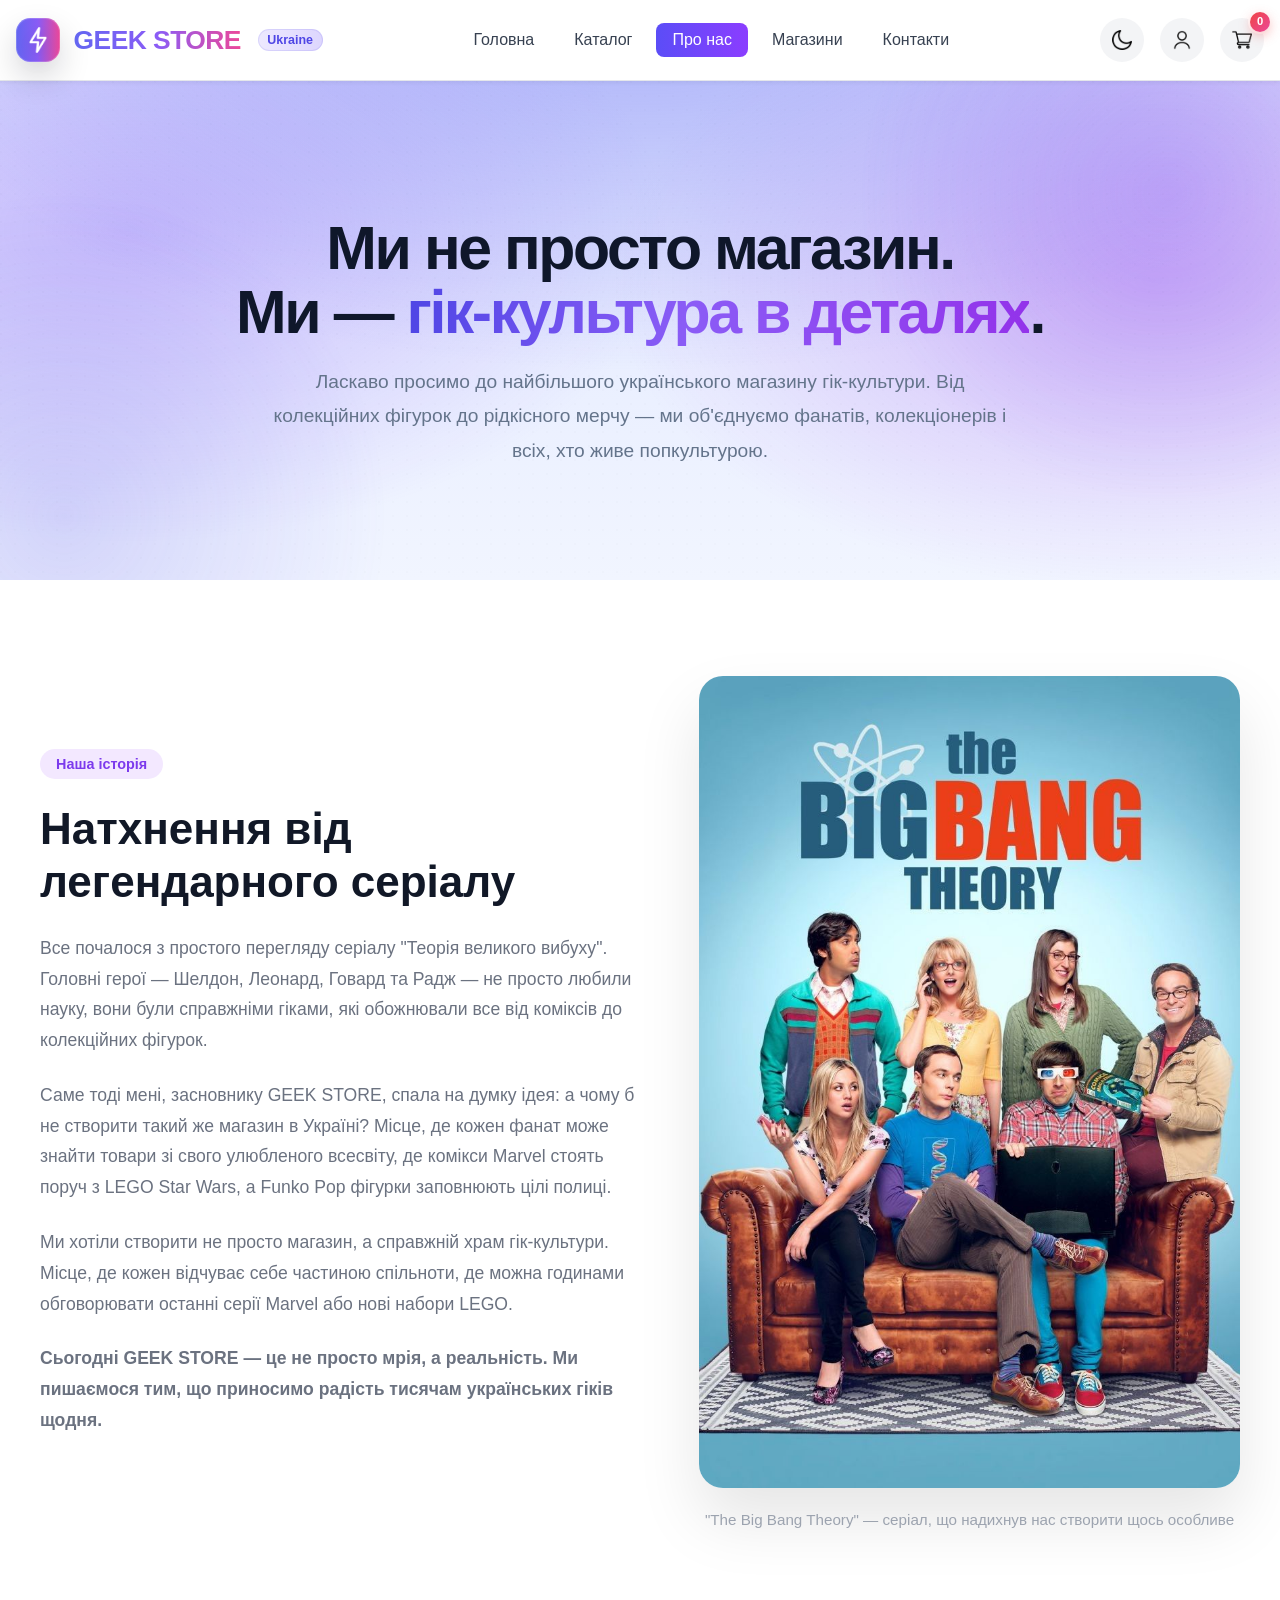
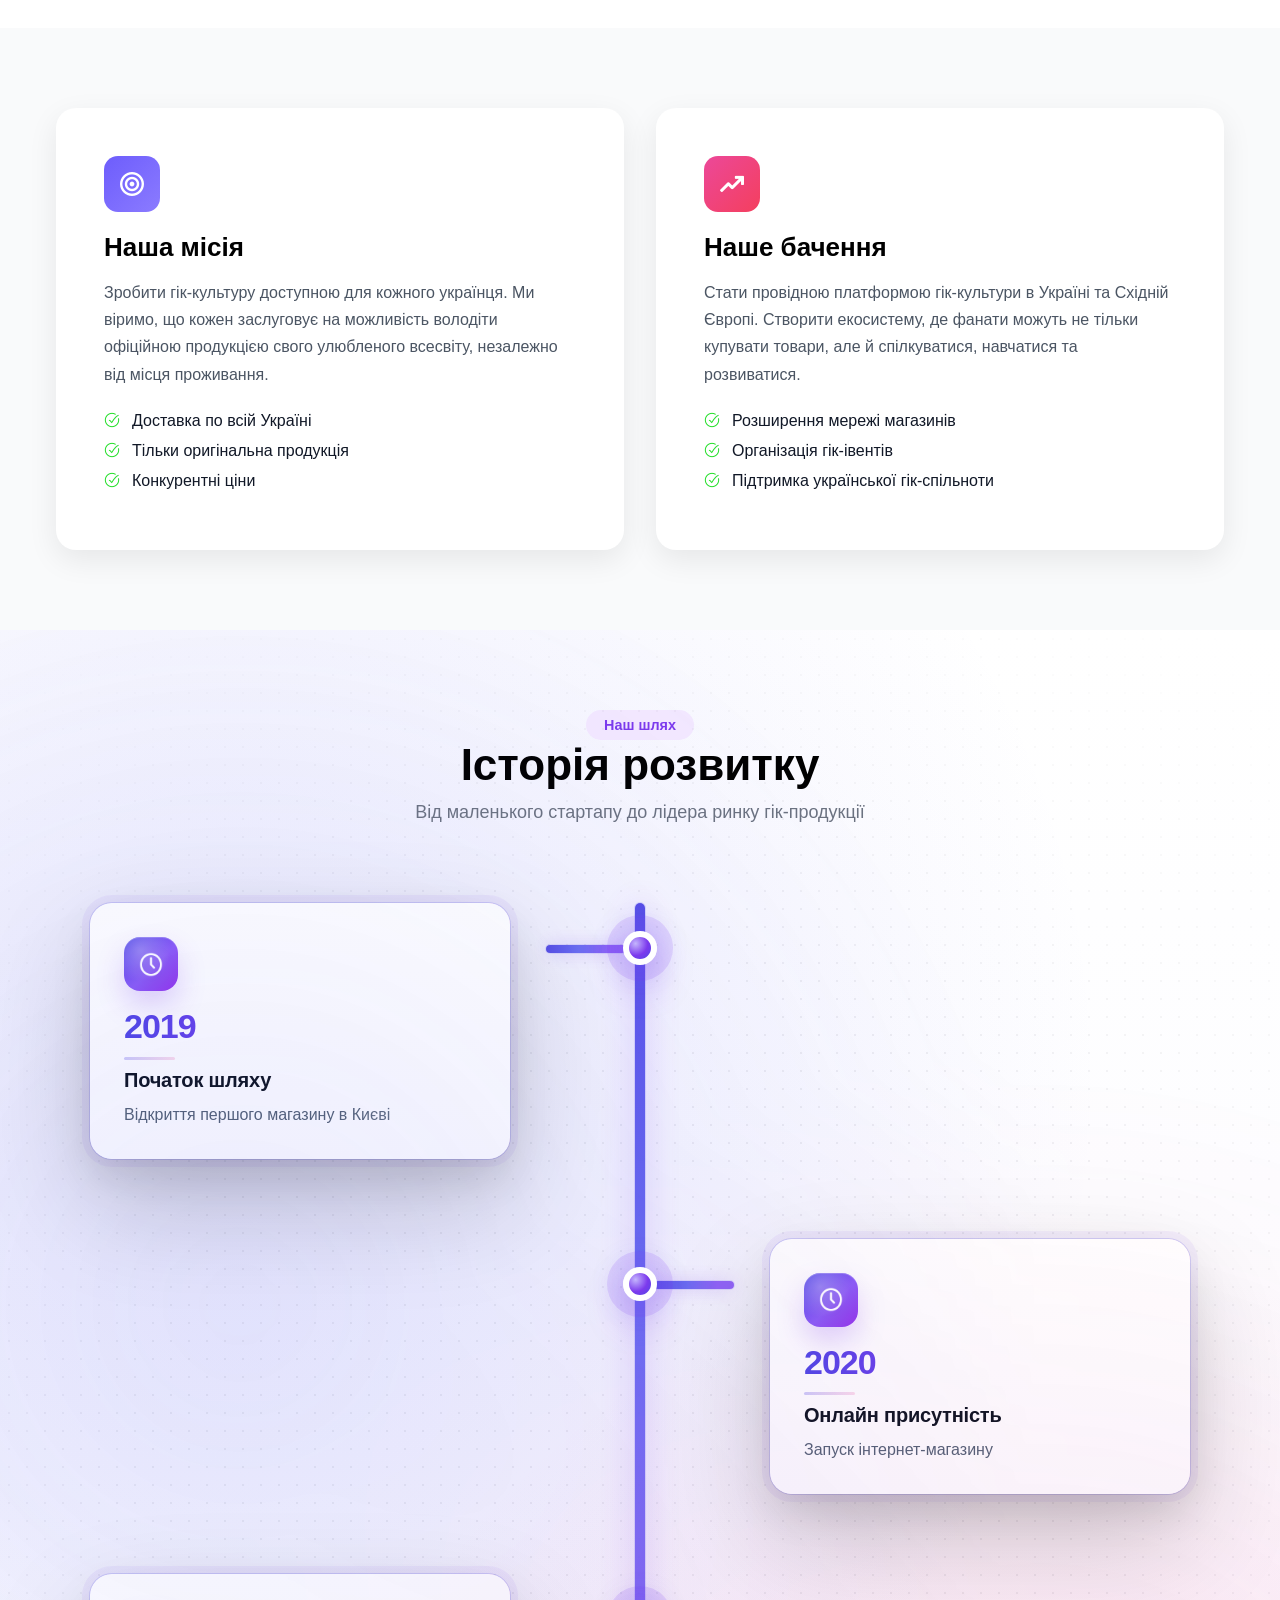
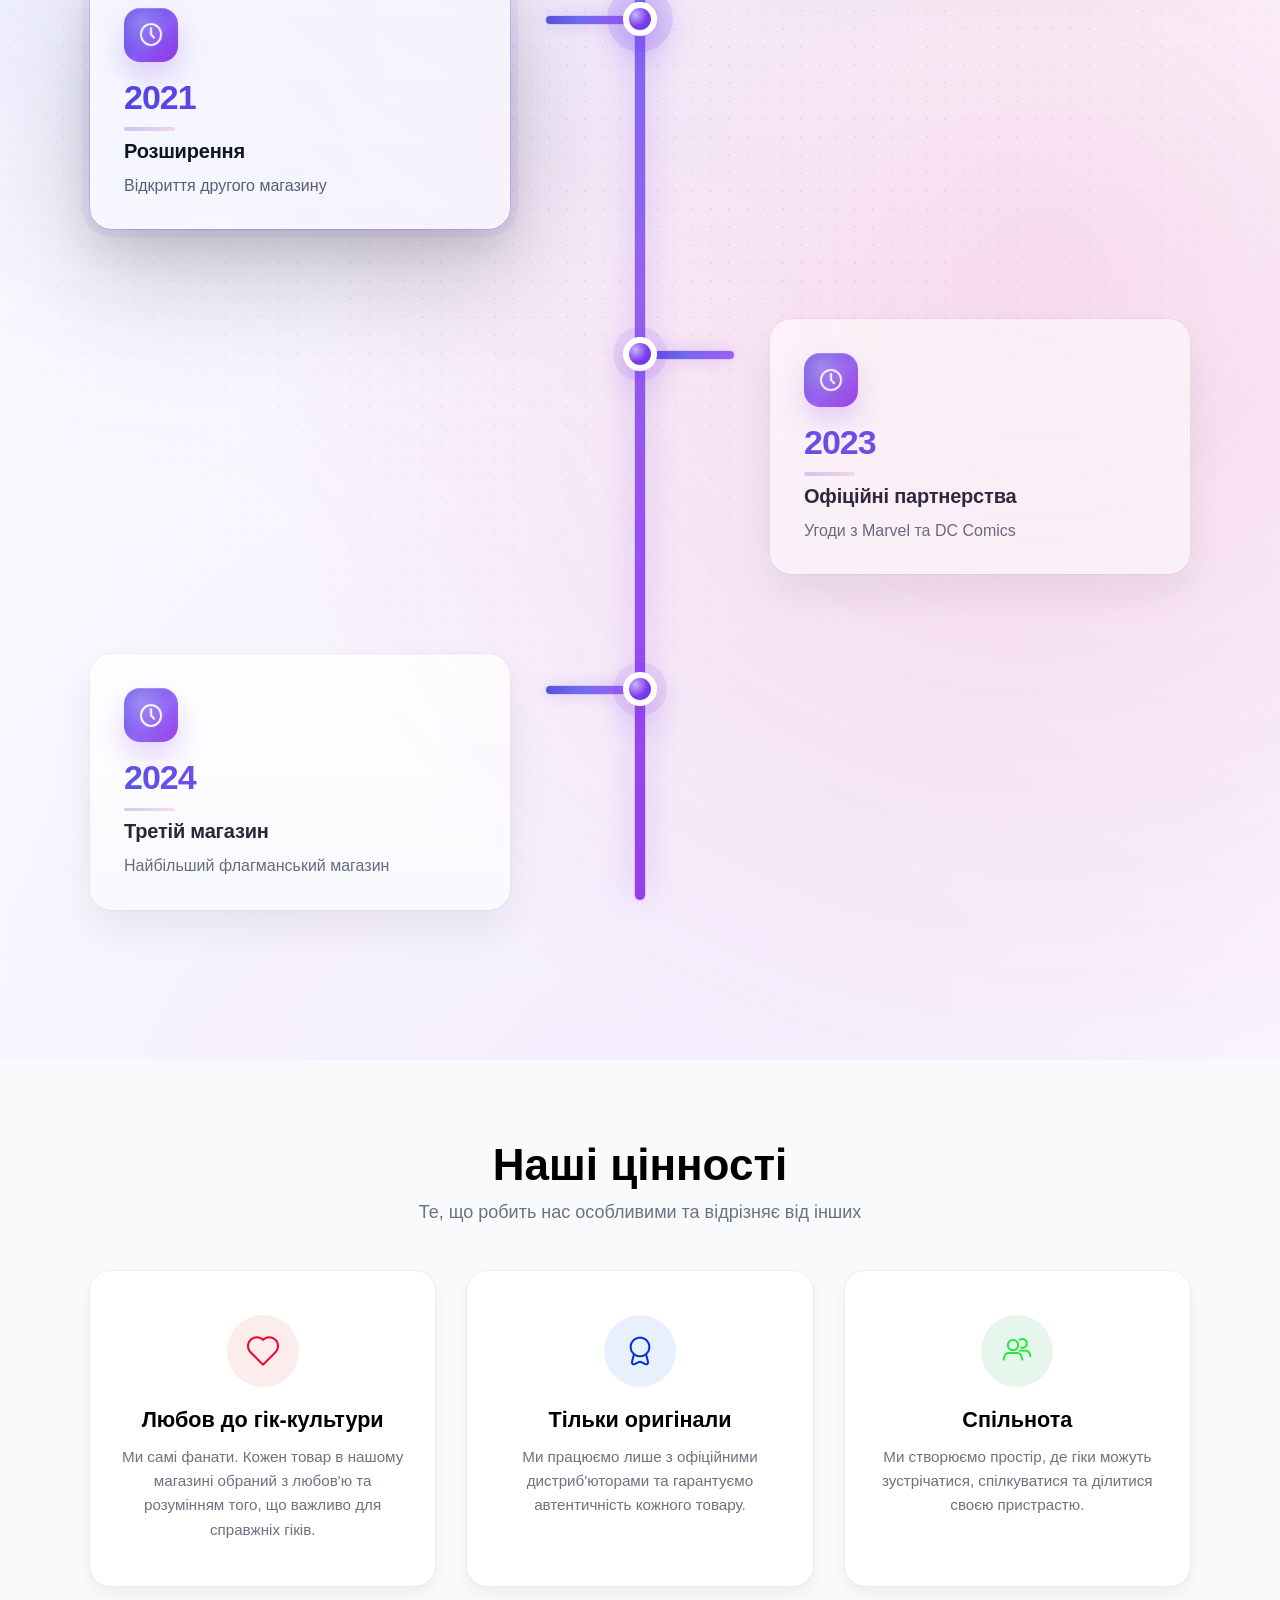
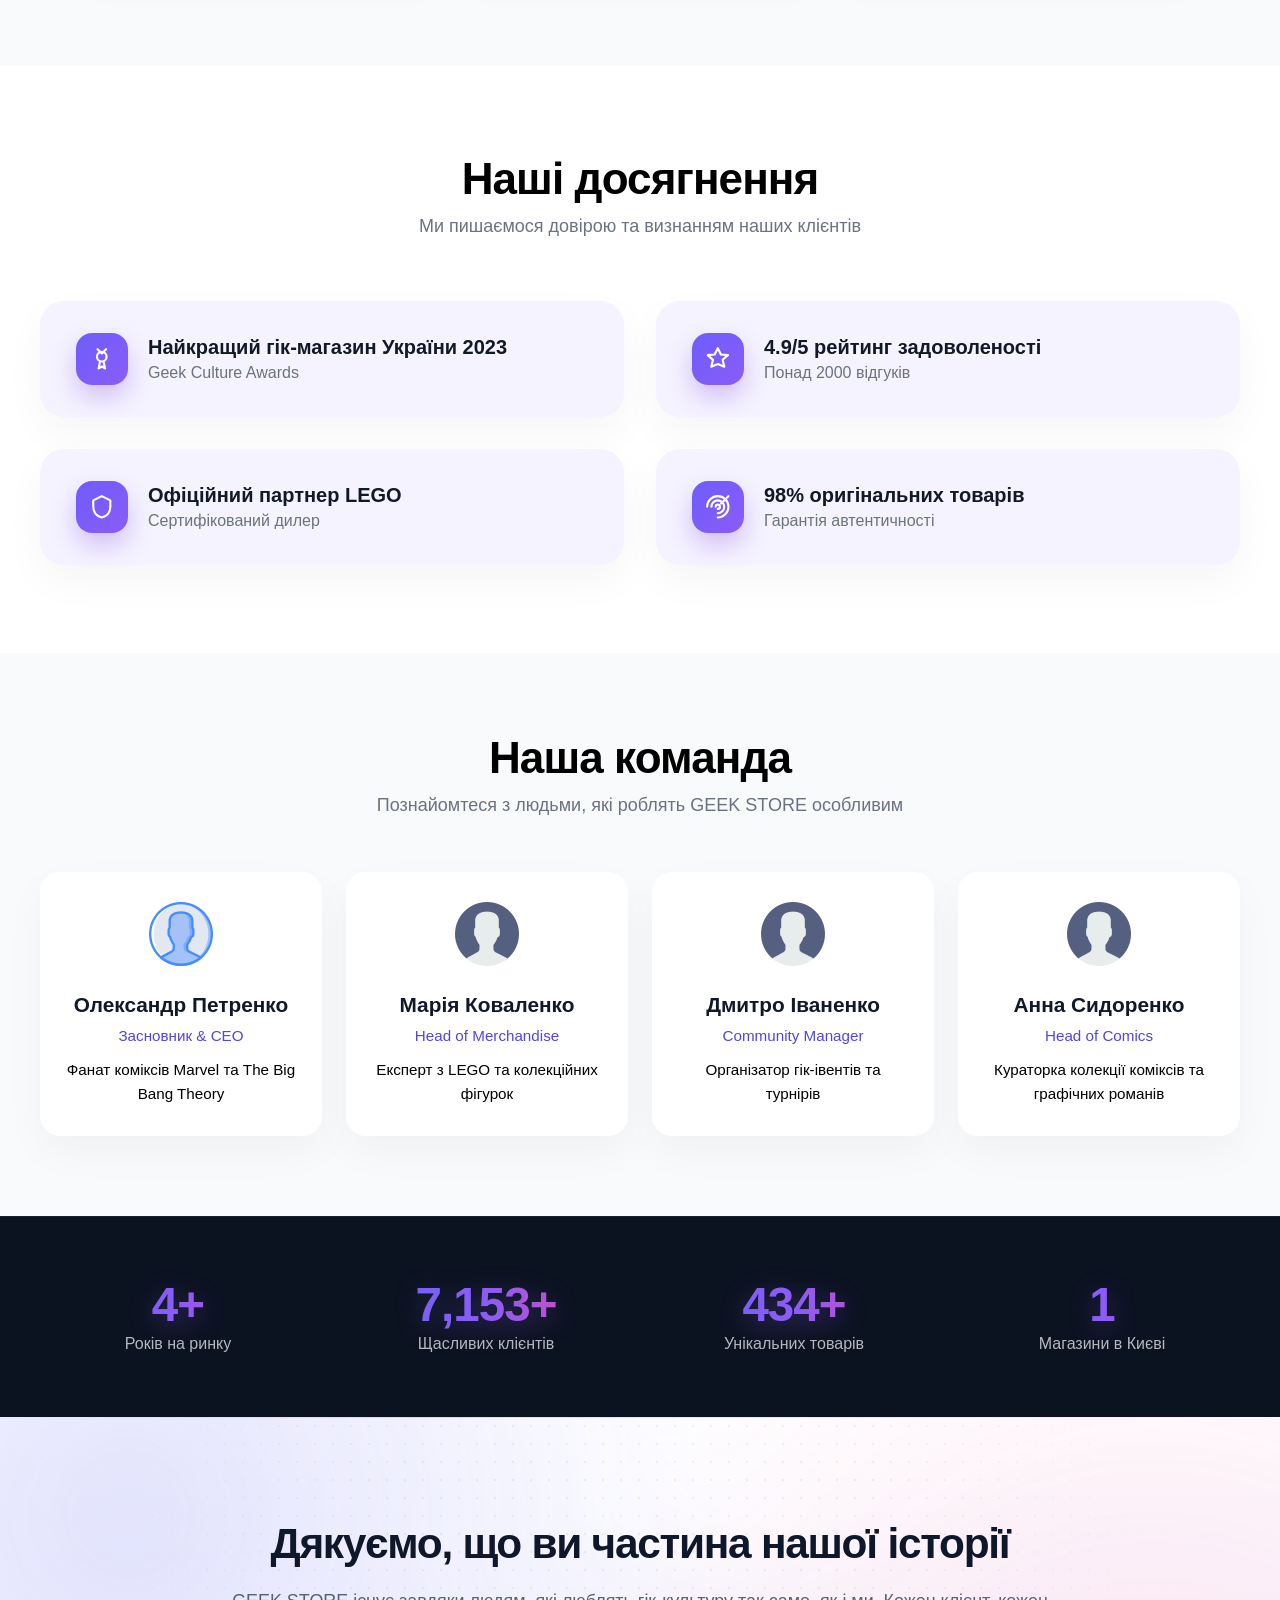
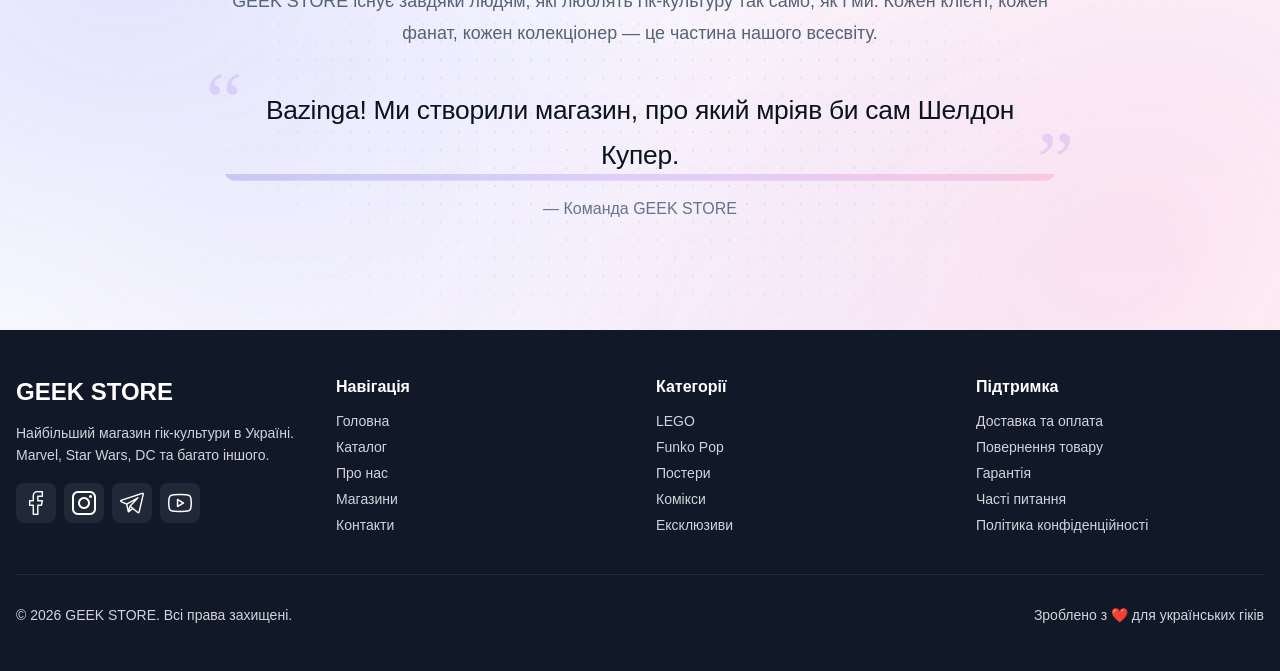
<file: html/about.html>
<!DOCTYPE html>
<html lang="uk">
<head>
  <meta charset="UTF-8" />
  <title>Про нас — GEEK STORE</title>
  <link rel="icon" type="image/png" href="../assets/icons/flash.png">
  <meta name="viewport" content="width=device-width, initial-scale=1.0" />
  <link src="../js/theme-preload.js">
  <link rel="stylesheet" href="../css/variables.css">
  <link rel="stylesheet" href="../css/global.css">
  <link rel="stylesheet" href="../css/about.css">
  <link rel="stylesheet" href="../css-dark-theme/header-footer-dark.css">
  <link rel="stylesheet" href="../css-dark-theme/about-dark-theme.css">

</head>
<body>

<!-- Header -->
<nav class="header">
  <div class="container header-container">
    <a href="../index.html" class="logo" aria-label="GEEK STORE">
      <span class="logo-icon" aria-hidden="true">
        <img class="logo-icon__img" src="../assets/icons/flash.png" alt="">
      </span>
      <span class="logo-text">GEEK STORE</span>
      <span class="logo-badge">Ukraine</span>
    </a>

    <div class="nav-links">
      <a href="../index.html" class="nav-link">Головна</a>
      <a href="shop.html" class="nav-link">Каталог</a>
      <a href="#" class="nav-link active">Про нас</a>
      <a href="stores.html" class="nav-link">Магазини</a>
      <a href="contact.html" class="nav-link">Контакти</a>
    </div>

    <div class="header-actions">
      <!-- Theme toggle -->
      <button class="theme-toggle" aria-label="Перемикач теми">
      <img
        src="../assets/icons/half-moon.png"
        alt="Dark mode"
        class="theme-icon theme-icon--moon"
      >
      <img
        src="../assets/icons/sun.png"
        alt="Light mode"
        class="theme-icon theme-icon--sun"
      >
    </button>


      <!-- Account -->
      <a href="account.html" class="account" aria-label="Особистий кабінет">
        <img src="../assets/icons/user.png" class="account-icon account-icon--black">
        <img src="../assets/icons/user-white.png" class="account-icon account-icon--white">
      </a>


      <!-- Cart -->
      <a href="cart.html" class="cart" aria-label="Кошик">
        <img src="../assets/icons/shopping-cart-black.png" class="cart-icon cart-icon--black" alt="">
        <img src="../assets/icons/shopping-cart-white.png" class="cart-icon cart-icon--white" alt="">
        <span class="cart-badge" id="cartBadge" hidden>0</span>
      </a>
    </div>
  </div>
</nav>

<!-- HERO -->
<section class="hero hero-about">
  <div class="hero-grain"></div>

  <div class="hero-content">
    <h1>
      Ми не просто магазин.<br>
      Ми — <span class="accent">гік-культура в деталях</span>.
    </h1>

    <p>
      Ласкаво просимо до найбільшого українського магазину гік-культури.
      Від колекційних фігурок до рідкісного мерчу — ми об'єднуємо фанатів,
      колекціонерів і всіх, хто живе попкультурою.
    </p>
  </div>
</section>



<!-- STORY -->
<section class="story-section">
  <div class="story-container">
    
    <div class="story-grid">

      <!-- LEFT TEXT -->
      <div class="story-content">
        <span class="story-badge">Наша історія</span>
        
        <h2>Натхнення від легендарного серіалу</h2>

        <p>
          Все почалося з простого перегляду серіалу "Теорія великого вибуху". 
          Головні герої — Шелдон, Леонард, Говард та Радж — не просто любили науку, 
          вони були справжніми гіками, які обожнювали все від коміксів до колекційних фігурок.
        </p>

        <p>
          Саме тоді мені, засновнику GEEK STORE, спала на думку ідея: а чому б не створити такий же магазин в Україні? 
          Місце, де кожен фанат може знайти товари зі свого улюбленого всесвіту, де комікси Marvel стоять поруч з LEGO Star Wars, а Funko Pop фігурки заповнюють цілі полиці.
        </p>

        <p> 
          Ми хотіли створити не просто магазин, а справжній храм гік-культури. 
          Місце, де кожен відчуває себе частиною спільноти, де можна годинами обговорювати останні серії Marvel або нові набори LEGO.
        </p>

        <p class="story-highlight">
          Сьогодні GEEK STORE — це не просто мрія, а реальність.
           Ми пишаємося тим, що приносимо радість тисячам українських гіків щодня.
        </p>
      </div>

      <!-- RIGHT IMAGE -->
      <div class="story-image-wrapper">
        <img src="../assets/images/big-bang-theory-about-page.jpg" alt="Наша команда" class="story-image">
        <div class="story-caption">
          "The Big Bang Theory" — серіал, що надихнув нас створити щось особливе
        </div>
      </div>

    </div>
  </div>
</section>


<!-- MISSION & VISION -->
<section class="gray">
  <div class="container grid-2">
    
    <div class="card">
      <div class="icon purple">
        <img src="../assets/icons/bullseye.png">
      </div>

      <h3>Наша місія</h3>

      <p>
        Зробити гік-культуру доступною для кожного українця. Ми віримо, що кожен заслуговує на можливість володіти офіційною продукцією свого улюбленого всесвіту, незалежно від місця проживання.
      </p>

      <ul>
        <li>Доставка по всій Україні</li>
        <li>Тільки оригінальна продукція</li>
        <li>Конкурентні ціни</li>
      </ul>
    </div>

    <div class="card">
      <div class="icon pink">
        <img src="../assets/icons/rise.png">
      </div>

      <h3>Наше бачення</h3>

      <p>
        Стати провідною платформою гік-культури в Україні та Східній Європі. Створити екосистему, де фанати можуть не тільки купувати товари, але й спілкуватися, навчатися та розвиватися.
      </p>

      <ul>
        <li>Розширення мережі магазинів</li>
        <li>Організація гік-івентів</li>
        <li>Підтримка української гік-спільноти</li>
      </ul>
    </div>

  </div>
</section>


<!-- TIMELINE -->
<section class="timeline-section">
  <div class="container">
    <div class="timeline-header">
      <span class="indigo-badge">Наш шлях</span>
      <h2>Історія розвитку</h2>
      <p>Від маленького стартапу до лідера ринку гік-продукції</p>
    </div>

    <div class="timeline">

      <div class="timeline-item left">
        <div class="timeline-card">
          <div class="icon-box">
            <img src="../assets/icons/clock (1).png">
          </div>
          <div class="year">2019</div>
          <h3>Початок шляху</h3>
          <p>Відкриття першого магазину в Києві</p>
        </div>
        <span class="dot"></span>
      </div>

      <div class="timeline-item right">
        <div class="timeline-card">
          <div class="icon-box">
            <img src="../assets/icons/clock (1).png">
          </div>
          <div class="year">2020</div>
          <h3>Онлайн присутність</h3>
          <p>Запуск інтернет-магазину</p>
        </div>
        <span class="dot"></span>
      </div>

      <div class="timeline-item left">
        <div class="timeline-card">
          <div class="icon-box">
            <img src="../assets/icons/clock (1).png">
          </div>
          <div class="year">2021</div>
          <h3>Розширення</h3>
          <p>Відкриття другого магазину</p>
        </div>
        <span class="dot"></span>
      </div>

      <div class="timeline-item right">
        <div class="timeline-card">
          <div class="icon-box">
            <img src="../assets/icons/clock (1).png">
          </div>
          <div class="year">2023</div>
          <h3>Офіційні партнерства</h3>
          <p>Угоди з Marvel та DC Comics</p>
        </div>
        <span class="dot"></span>
      </div>

      <div class="timeline-item left">
        <div class="timeline-card">
          <div class="icon-box">
            <img src="../assets/icons/clock (1).png">
          </div>
          <div class="year">2024</div>
          <h3>Третій магазин</h3>
          <p>Найбільший флагманський магазин</p>
        </div>
        <span class="dot"></span>
      </div>

    </div>
  </div>
</section>


<!-- VALUES -->
<section class="values-section">
  <div class="values-container">

    <div class="values-header">
      <h2>Наші цінності</h2>
      <p>Те, що робить нас особливими та відрізняє від інших</p>
    </div>

    <div class="values-grid">

      <div class="value-card">
        <div class="value-icon value-icon-red">
          <img src="../assets/icons/love.png">
        </div>
        <h3>Любов до гік-культури</h3>
        <p>
          Ми самі фанати. Кожен товар в нашому магазині обраний з любов'ю 
          та розумінням того, що важливо для справжніх гіків.
        </p>
      </div>

      <div class="value-card">
        <div class="value-icon value-icon-blue">
          <img src="../assets/icons/medal (3).png">
        </div>
        <h3>Тільки оригінали</h3>
        <p>
          Ми працюємо лише з офіційними дистриб'юторами 
          та гарантуємо автентичність кожного товару.
        </p>
      </div>

      <div class="value-card">
        <div class="value-icon value-icon-green">
          <img src="../assets/icons/group.png">
        </div>
        <h3>Спільнота</h3>
        <p>
          Ми створюємо простір, де гіки можуть зустрічатися, 
          спілкуватися та ділитися своєю пристрастю.
        </p>
      </div>

    </div>
  </div>
</section>

<section class="ach-section">
  <div class="ach-container">
    <div class="ach-header">
      <h2>Наші досягнення</h2>
      <p>Ми пишаємося довірою та визнанням наших клієнтів</p>
    </div>

    <div class="ach-grid">
      <div class="ach-card">
        <div class="ach-icon">
          <!-- медаль -->
          <svg viewBox="0 0 24 24" fill="none" aria-hidden="true">
            <path d="M12 14.5a4.5 4.5 0 1 0 0-9 4.5 4.5 0 0 0 0 9Z" stroke="currentColor" stroke-width="2"/>
            <path d="M8 3 12 7l4-4" stroke="currentColor" stroke-width="2" stroke-linecap="round" stroke-linejoin="round"/>
            <path d="M10.5 13.8 9 21l3-1.8L15 21l-1.5-7.2" stroke="currentColor" stroke-width="2" stroke-linejoin="round"/>
          </svg>
        </div>
        <div class="ach-text">
          <h3>Найкращий гік-магазин України 2023</h3>
          <p>Geek Culture Awards</p>
        </div>
      </div>

      <div class="ach-card">
        <div class="ach-icon">
          <!-- зірка -->
          <svg viewBox="0 0 24 24" fill="none" aria-hidden="true">
            <path d="M12 2l2.9 6 6.6.6-5 4.3 1.6 6.5L12 16.9 5.9 19.4 7.5 13 2.5 8.6 9.1 8 12 2Z"
              stroke="currentColor" stroke-width="2" stroke-linejoin="round"/>
          </svg>
        </div>
        <div class="ach-text">
          <h3>4.9/5 рейтинг задоволеності</h3>
          <p>Понад 2000 відгуків</p>
        </div>
      </div>

      <div class="ach-card">
        <div class="ach-icon">
          <!-- щит -->
          <svg viewBox="0 0 24 24" fill="none" aria-hidden="true">
            <path d="M12 2 20 6v6c0 5-3.2 9-8 10-4.8-1-8-5-8-10V6l8-4Z"
              stroke="currentColor" stroke-width="2" stroke-linejoin="round"/>
          </svg>
        </div>
        <div class="ach-text">
          <h3>Офіційний партнер LEGO</h3>
          <p>Сертифікований дилер</p>
        </div>
      </div>

      <div class="ach-card">
        <div class="ach-icon">
          <!-- мішень -->
          <svg viewBox="0 0 24 24" fill="none" aria-hidden="true">
            <path d="M12 22a10 10 0 1 0-10-10" stroke="currentColor" stroke-width="2" stroke-linecap="round"/>
            <path d="M12 18a6 6 0 1 0-6-6" stroke="currentColor" stroke-width="2" stroke-linecap="round"/>
            <path d="M12 14a2 2 0 1 0-2-2" stroke="currentColor" stroke-width="2" stroke-linecap="round"/>
            <path d="M22 2l-7 7" stroke="currentColor" stroke-width="2" stroke-linecap="round"/>
          </svg>
        </div>
        <div class="ach-text">
          <h3>98% оригінальних товарів</h3>
          <p>Гарантія автентичності</p>
        </div>
      </div>
    </div>
  </div>
</section>


<!-- TEAM -->
<section class="team-section">
  <div class="team-container">

    <div class="team-header">
      <h2>Наша команда</h2>
      <p>Познайомтеся з людьми, які роблять GEEK STORE особливим</p>
    </div>

    <div class="team-grid">
      <div class="team-card">
        <div class="team-emoji">
          <img src="../assets/icons/user (3).png">
        </div>
        <h3>Олександр Петренко</h3>
        <div class="team-role">Засновник &amp; CEO</div>
        <p>Фанат коміксів Marvel та The Big Bang Theory</p>
      </div>

      <div class="team-card">
        <div class="team-emoji">
          <img src="../assets/icons/user (2).png">
        </div>
        <h3>Марія Коваленко</h3>
        <div class="team-role">Head of Merchandise</div>
        <p>Експерт з LEGO та колекційних фігурок</p>
      </div>

      <div class="team-card">
        <div class="team-emoji">
          <img src="../assets/icons/user (2).png">
        </div>
        <h3>Дмитро Іваненко</h3>
        <div class="team-role">Community Manager</div>
        <p>Організатор гік-івентів та турнірів</p>
      </div>

      <div class="team-card">
        <div class="team-emoji">
          <img src="../assets/icons/user (2).png">
        </div>
        <h3>Анна Сидоренко</h3>
        <div class="team-role">Head of Comics</div>
        <p>Кураторка колекції коміксів та графічних романів</p>
      </div>
    </div>

  </div>
</section>

<section class="stats container">
  <div class="stats-grid">
    <div class="stat">
      <div class="stat-value">5+</div>
      <div class="stat-label">Років на ринку</div>
    </div>

    <div class="stat">
      <div class="stat-value">10,000+</div>
      <div class="stat-label">Щасливих клієнтів</div>
    </div>

    <div class="stat">
      <div class="stat-value">850+</div>
      <div class="stat-label">Унікальних товарів</div>
    </div>

    <div class="stat">
      <div class="stat-value">3</div>
      <div class="stat-label">Магазини в Києві</div>
    </div>
  </div>
</section>


<!-- OUTRO (replaces quote) -->
<section class="about-outro">
  <div class="about-outro__bg" aria-hidden="true"></div>

  <div class="container about-outro__inner">
    <h2>Дякуємо, що ви частина нашої історії</h2>

    <p>
      GEEK STORE існує завдяки людям, які люблять гік-культуру так само, як і ми.
      Кожен клієнт, кожен фанат, кожен колекціонер — це частина нашого всесвіту.
    </p>

    <div class="about-outro__quote">
      <span class="about-outro__qmark" aria-hidden="true">“</span>
      Bazinga! Ми створили магазин, про який мріяв би сам Шелдон Купер.
    </div>

    <div class="about-outro__author">— Команда GEEK STORE</div>
  </div>
</section>


<!-- Footer -->
<footer class="footer">
  <div class="container footer-container">
    <div class="footer-grid">
      <!-- Company Info -->
      <div class="footer-company">
        <div class="footer-logo">GEEK STORE</div>
        <p class="footer-text">
          Найбільший магазин гік-культури в Україні. Marvel, Star Wars, DC та багато іншого.
        </p>
        <div class="footer-socials">
          <a href="#" class="social-icon">
          <img src="../assets/icons/facebook (1).png" alt="Facebook">
          </a>
          <a href="#" class="social-icon">
          <img src="../assets/icons/instagram (1).png" alt="Instagram">
          </a>
          <a href="#" class="social-icon">
          <img src="../assets/icons/telegram (2).png" alt="Telegram">
          </a>
          <a href="#" class="social-icon">
          <img src="../assets/icons/youtube (2).png" alt="YouTube">
          </a>
        </div>
      </div>

      <!-- Quick Links -->
      <div class="footer-section">
        <h3>Навігація</h3>
        <ul>
          <li><a href="index.html">Головна</a></li>
          <li><a href="shop.html">Каталог</a></li>
          <li><a href="#">Про нас</a></li>
          <li><a href="stores.html">Магазини</a></li>
          <li><a href="contact.html">Контакти</a></li>
        </ul>
      </div>

      <!-- Categories -->
      <div class="footer-section">
        <h3>Категорії</h3>
        <ul>
          <li><a href="shop.html">LEGO</a></li>
          <li><a href="shop.html">Funko Pop</a></li>
          <li><a href="shop.html">Постери</a></li>
          <li><a href="shop.html">Комікси</a></li>
          <li><a href="shop.html">Ексклюзиви</a></li>
        </ul>
      </div>

      <!-- Customer Service -->
      <div class="footer-section">
        <h3>Підтримка</h3>
        <ul>
          <li><a href="#">Доставка та оплата</a></li>
          <li><a href="#">Повернення товару</a></li>
          <li><a href="#">Гарантія</a></li>
          <li><a href="#">Часті питання</a></li>
          <li><a href="#">Політика конфіденційності</a></li>
        </ul>
      </div>
    </div>

    <div class="footer-bottom">
      <p>&copy; 2026 GEEK STORE. Всі права захищені.</p>
      <p>Зроблено з ❤️ для українських гіків</p>
    </div>
  </div>
</footer>

<script src="../js/theme-toggle.js"></script>
<script src="../js/about.js"></script>
<script src="../js/stats-counter.js"></script>
<script src="../js/cart-badge.js"></script>


</body>
</html>
</file>
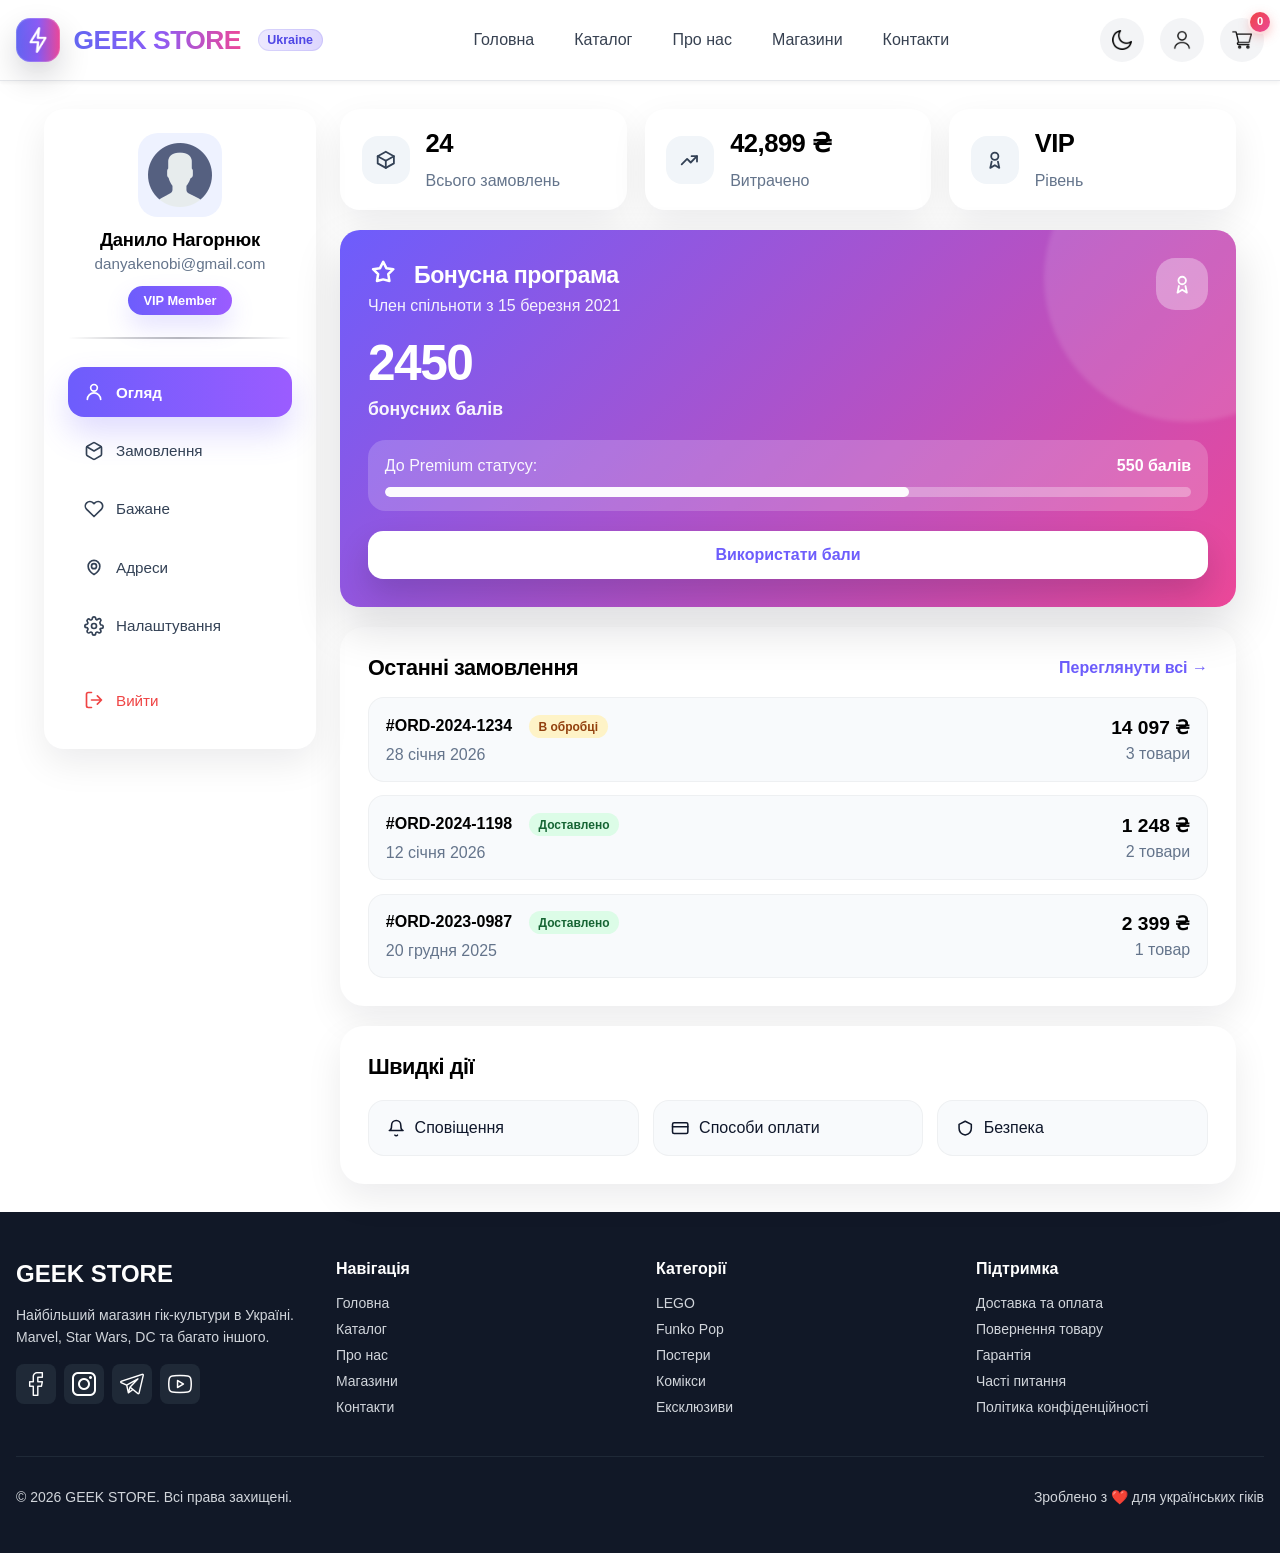
<file: html/account.html>
<!DOCTYPE html>
<html lang="uk">
<head>
  <meta charset="UTF-8">
  <meta name="viewport" content="width=device-width, initial-scale=1.0">
  <title>Особистий кабінет</title>
  <link rel="icon" type="image/png" href="../assets/icons/flash.png">
  <link src="../js/theme-preload.js">
  <link rel="stylesheet" href="../css/variables.css">
  <link rel="stylesheet" href="../css/global.css">
  <link rel="stylesheet" href="../css/account.css">
  <link rel="stylesheet" href="../css-dark-theme/header-footer-dark.css">
  <link rel="stylesheet" href="../css-dark-theme/accoutn-dark-theme.css">

</head>
<body>

<!-- Header -->
<nav class="header">
  <div class="container header-container">
    <a href="../index.html" class="logo" aria-label="GEEK STORE">
      <span class="logo-icon" aria-hidden="true">
        <img class="logo-icon__img" src="../assets/icons/flash.png" alt="">
      </span>
      <span class="logo-text">GEEK STORE</span>
      <span class="logo-badge">Ukraine</span>
    </a>

    <div class="nav-links">
      <a href="../index.html" class="nav-link">Головна</a>
      <a href="shop.html" class="nav-link">Каталог</a>
      <a href="about.html" class="nav-link">Про нас</a>
      <a href="stores.html" class="nav-link">Магазини</a>
      <a href="contact.html" class="nav-link">Контакти</a>
    </div>

    <div class="header-actions">
      <!-- Theme toggle -->
      <button class="theme-toggle" aria-label="Перемикач теми">
      <img
        src="../assets/icons/half-moon.png"
        alt="Dark mode"
        class="theme-icon theme-icon--moon"
      >
      <img
        src="../assets/icons/sun.png"
        alt="Light mode"
        class="theme-icon theme-icon--sun"
      >
    </button>


      <!-- Account -->
      <a href="account.html" class="account" aria-label="Особистий кабінет">
        <img src="../assets/icons/user.png" class="account-icon account-icon--black">
        <img src="../assets/icons/user-white.png" class="account-icon account-icon--white">
      </a>


      <!-- Cart -->
      <a href="cart.html" class="cart" aria-label="Кошик">
        <img src="../assets/icons/shopping-cart-black.png" class="cart-icon cart-icon--black" alt="">
        <img src="../assets/icons/shopping-cart-white.png" class="cart-icon cart-icon--white" alt="">
        <span class="cart-badge" id="cartBadge" hidden>0</span>
      </a>
    </div>
  </div>
</nav>

<div class="page">
  <!-- SIDEBAR -->
  <aside class="sidebar">
    <div class="profile">
      <div class="avatar">
        <img src="../assets/icons/user (2).png">
      </div>
      <h3>Данило Нагорнюк</h3>
      <p>danyakenobi@gmail.com</p>
      <span class="badge">VIP Member</span>
    </div>

    <nav class="menu">
      <button class="menu-item active" data-section="overview">
      <svg viewBox="0 0 24 24" fill="none" stroke="currentColor">
        <path stroke-linecap="round" stroke-linejoin="round"
        d="M20 21a8 8 0 10-16 0M12 11a4 4 0 100-8 4 4 0 000 8z"/>
      </svg>

        Огляд
      </button>

      <button class="menu-item" data-section="orders">
       <svg viewBox="0 0 24 24" fill="none" stroke="currentColor">
        <path stroke-linecap="round" stroke-linejoin="round"
        d="M21 16V8a2 2 0 00-1-1.73l-7-4a2 2 0 00-2 0l-7 4A2 2 0 003 8v8a2 2 0 001 1.73l7 4a2 2 0 002 0l7-4A2 2 0 0021 16z"/>
        <path stroke-linecap="round" stroke-linejoin="round"
        d="M3.3 7l8.7 5 8.7-5"/>
      </svg>
        Замовлення
      </button>

      <button class="menu-item" data-section="wishlist">
        <svg viewBox="0 0 24 24" fill="none" stroke="currentColor">
          <path stroke-linecap="round" stroke-linejoin="round"
          d="M20.8 4.6a5.5 5.5 0 00-7.8 0L12 5.6l-1-1a5.5 5.5 0 10-7.8 7.8l1 1L12 21l7.8-7.6 1-1a5.5 5.5 0 000-7.8z"/>
        </svg>
         Бажане
        </button>

      <button class="menu-item" data-section="addresses">
        <svg viewBox="0 0 24 24" fill="none" stroke="currentColor">
          <path stroke-linecap="round" stroke-linejoin="round"
          d="M12 21s-7-4.35-7-10a7 7 0 1114 0c0 5.65-7 10-7 10z"/>
          <circle cx="12" cy="11" r="3"/>
        </svg>
         Адреси
        </button>

      <button class="menu-item" data-section="settings">
        <svg viewBox="0 0 24 24" fill="none" stroke="currentColor">
          <path stroke-linecap="round" stroke-linejoin="round"
          d="M12 15a3 3 0 100-6 3 3 0 000 6z"/>
          <path stroke-linecap="round" stroke-linejoin="round"
          d="M19.4 15a1.65 1.65 0 00.33 1.82l.06.06a2 2 0 11-2.83 2.83l-.06-.06A1.65 1.65 0 0015 19.4a1.65 1.65 0 00-1 1.51V21a2 2 0 11-4 0v-.09A1.65 1.65 0 009 19.4a1.65 1.65 0 00-1.82.33l-.06.06a2 2 0 11-2.83-2.83l.06-.06A1.65 1.65 0 004.6 15a1.65 1.65 0 00-1.51-1H3a2 2 0 110-4h.09A1.65 1.65 0 004.6 9a1.65 1.65 0 00-.33-1.82l-.06-.06a2 2 0 112.83-2.83l.06.06A1.65 1.65 0 009 4.6a1.65 1.65 0 001-1.51V3a2 2 0 114 0v.09A1.65 1.65 0 0015 4.6c.67 0 1.31-.26 1.82-.76l.06-.06a2 2 0 112.83 2.83l-.06.06A1.65 1.65 0 0019.4 9c0 .66.26 1.3.76 1.82H21a2 2 0 110 4h-.09c-.66 0-1.3.26-1.51 1z"/>
        </svg>

         Налаштування
        </button>
    </nav>

    <button class="menu-item logout-item" type="button">
  <svg viewBox="0 0 24 24" fill="none" stroke="currentColor">
    <path stroke-linecap="round" stroke-linejoin="round"
      d="M9 21H5a2 2 0 01-2-2V5a2 2 0 012-2h4"/>
    <path stroke-linecap="round" stroke-linejoin="round"
      d="M16 17l5-5-5-5M21 12H9"/>
  </svg>
  Вийти
</button>

  </aside>

  <!-- CONTENT -->
  <main class="content">

    <!-- ===== OVERVIEW TAB ===== -->
    <div class="tab-section is-active" data-section="overview">
      <!-- STATS -->
<div class="stats">

  <!-- Orders -->
  <div class="stat-card">
    <div class="stat-icon">
      <!-- shopping bag (як на скріні) -->
      <svg viewBox="0 0 24 24">
        <path d="M21 8l-9-5-9 5 9 5 9-5z"/>
        <path d="M3 8v8l9 5 9-5V8"/>
        <path d="M12 13v8"/>
      </svg>

    </div>
    <div class="stat-meta">
      <strong>24</strong>
      <span>Всього замовлень</span>
    </div>
  </div>

  <!-- Spent -->
  <div class="stat-card">
    <div class="stat-icon">
      <!-- trending up (чітко промальована) -->
      <svg viewBox="0 0 24 24">
        <path d="M3 17l6-6 4 4 7-7"/>
        <path d="M14 8h6v6"/>
      </svg>
    </div>
    <div class="stat-meta">
      <strong>42,899 ₴</strong>
      <span>Витрачено</span>
    </div>
  </div>

  <!-- VIP -->
  <div class="stat-card">
    <div class="stat-icon">
      <!-- medal/award (як на скріні) -->
      <svg viewBox="0 0 24 24">
        <circle cx="12" cy="8" r="4"/>
        <path d="M8.5 14l-1.5 7 5-3 5 3-1.5-7"/>
      </svg>

    </div>
    <div class="stat-meta">
      <strong>VIP</strong>
      <span>Рівень</span>
    </div>
  </div>

</div>


      <!-- BONUS -->
      <section class="bonus">
        <div class="bonus-top">
          <div>
            <h2>
              <svg class="bonus-title-icon" viewBox="0 0 24 24">
                <path d="M12 3l2.5 5 5.5.8-4 3.9.9 5.5L12 16.9 7.1 18.2 8 12.7 4 8.8 9.5 8 12 3z"/>
              </svg>
            Бонусна програма
            </h2>

            <p>Член спільноти з 15 березня 2021</p>
          </div>
          <div class="bonus-badge">
            <div class="bonus-badge">
            <svg viewBox="0 0 24 24">
              <circle cx="12" cy="8" r="4"/>
              <path d="M8.5 14l-1.5 7 5-3 5 3-1.5-7"/>
            </svg>
          </div>
          </div>
        </div>

        <div class="points">
          <strong>2450</strong>
          <span>бонусних балів</span>
        </div>

        <div class="bonus-progress-wrap">
          <div class="bonus-progress-head">
            <span>До Premium статусу:</span>
            <strong>550 балів</strong>
          </div>
          <div class="progress">
            <div class="progress-bar" style="width:65%"></div>
          </div>
        </div>

        <button class="bonus-btn">Використати бали</button>
      </section>

      <!-- ORDERS PREVIEW -->
      <section class="orders">
        <div class="orders-header">
          <h2>Останні замовлення</h2>
          
        <a href="#" id="openOrdersModal" class="link">Переглянути всі →</a>

        </div>

        <div class="order">
          <div>
            <strong>#ORD-2024-1234</strong>
            <span class="status pending">В обробці</span>
            <p>28 січня 2026</p>
          </div>
          <div class="price">
            <strong>14 097 ₴</strong>
            <span>3 товари</span>
          </div>
        </div>

        <div class="order">
          <div>
            <strong>#ORD-2024-1198</strong>
            <span class="status success">Доставлено</span>
            <p>12 січня 2026</p>
          </div>
          <div class="price">
            <strong>1 248 ₴</strong>
            <span>2 товари</span>
          </div>
        </div>

        <div class="order">
          <div>
            <strong>#ORD-2023-0987</strong>
            <span class="status success">Доставлено</span>
            <p>20 грудня 2025</p>
          </div>
          <div class="price">
            <strong>2 399 ₴</strong>
            <span>1 товар</span>
          </div>
        </div>
      </section>

      <!-- QUICK -->
      <section class="quick">
        <h2>Швидкі дії</h2>
        <div class="quick-grid">
          <div class="quick-item">
      <!-- notifications -->
      <svg viewBox="0 0 24 24">
        <path d="M18 8a6 6 0 10-12 0c0 7-3 7-3 7h18s-3 0-3-7"/>
        <path d="M13.7 21a2 2 0 01-3.4 0"/>
      </svg>
      Сповіщення
    </div>

    <div class="quick-item">
      <!-- payment card -->
      <svg viewBox="0 0 24 24">
        <rect x="2" y="5" width="20" height="14" rx="2"/>
        <path d="M2 10h20"/>
      </svg>
      Способи оплати
    </div>

    <div class="quick-item">
      <!-- shield security -->
      <svg viewBox="0 0 24 24">
        <path d="M12 3l8 4v5c0 5-3.5 8-8 9-4.5-1-8-4-8-9V7l8-4z"/>
      </svg>
      Безпека
    </div>

        </div>
      </section>
    </div>

    <!-- ===== ORDERS TAB ===== -->
    <div class="tab-section" data-section="orders">
      <section class="orders">
        <div class="orders-header">
          <h2>Замовлення</h2>
        </div>

        <!-- ті ж order-блоки, або зробиш список інший -->
        <div class="order">
          <div>
            <strong>#ORD-2024-1234</strong>
            <span class="status success">Доставлено</span>
            <p>28 січня 2026</p>
          </div>
          <div class="price">
            <strong>14 097 ₴</strong>
            <span>3 товари</span>
          </div>
        </div>

        <div class="order">
          <div>
            <strong>#ORD-2024-1198</strong>
            <span class="status pending">В обробці</span>
            <p>12 січня 2026</p>
          </div>
          <div class="price">
            <strong>1 248 ₴</strong>
            <span>2 товари</span>
          </div>
        </div>
      </section>
    </div>

    <!-- ===== WISHLIST TAB ===== -->
    <div class="tab-section" data-section="wishlist">
      <section class="orders">
        <div class="orders-header">
          <h2>Бажане</h2>
          <a href="shop.html" class="link">Перейти в каталог →</a>
        </div>
        <div class="empty">
          <strong>Поки що порожньо</strong>
          <p>Додайте товари в “Бажане”, щоб не загубити їх.</p>
        </div>
      </section>
    </div>

    <!-- ===== ADDRESSES TAB ===== -->
    <div class="tab-section" data-section="addresses">
      <section class="orders">
        <div class="orders-header">
          <h2>Адреси</h2>
          <a href="#" class="link">Додати →</a>
        </div>
        <div class="empty">
          <strong>Адрес ще немає</strong>
          <p>Додайте адресу доставки для швидкого оформлення.</p>
        </div>
      </section>
    </div>

    <!-- ===== SETTINGS TAB ===== -->
    <div class="tab-section" data-section="settings">
  <section class="settings-card">
    <h2 class="settings-title">Налаштування</h2>

    <div class="settings-block">
      <h3 class="settings-subtitle">Особиста інформація</h3>

      <div class="settings-grid">
        <label class="field">
          <span class="field-label">Ім'я</span>
          <input class="field-input" type="text" value="  Данило Нагорнюк">
        </label>

        <label class="field">
          <span class="field-label">Email</span>
          <input class="field-input" type="email" value="danyakenobi@gmail.com">
        </label>
      </div>
    </div>

    <div class="settings-divider"></div>

    <div class="settings-block">
      <h3 class="settings-subtitle">Змінити пароль</h3>

      <div class="settings-stack">
        <label class="field">
          <span class="field-label">Поточний пароль</span>
          <input class="field-input" type="password" placeholder="">
        </label>

        <label class="field">
          <span class="field-label">Новий пароль</span>
          <input class="field-input" type="password" placeholder="">
        </label>
      </div>
    </div>

    <div class="settings-divider"></div>

    <div class="settings-actions">
      <button class="settings-save" type="button">Зберегти зміни</button>
    </div>
  </section>
</div>


  </main>
</div>


<!-- Footer -->
<footer class="footer">
  <div class="container footer-container">
    <div class="footer-grid">
      <!-- Company Info -->
      <div class="footer-company">
        <div class="footer-logo">GEEK STORE</div>
        <p class="footer-text">
          Найбільший магазин гік-культури в Україні. Marvel, Star Wars, DC та багато іншого.
        </p>
        <div class="footer-socials">
          <a href="#" class="social-icon">
          <img src="../assets/icons/facebook (1).png" alt="Facebook">
          </a>
          <a href="#" class="social-icon">
          <img src="../assets/icons/instagram (1).png" alt="Instagram">
          </a>
          <a href="#" class="social-icon">
          <img src="../assets/icons/telegram (2).png" alt="Telegram">
          </a>
          <a href="#" class="social-icon">
          <img src="../assets/icons/youtube (2).png" alt="YouTube">
          </a>
        </div>
      </div>

      <!-- Quick Links -->
      <div class="footer-section">
        <h3>Навігація</h3>
        <ul>
          <li><a href="index.html">Головна</a></li>
          <li><a href="shop.html">Каталог</a></li>
          <li><a href="about.html">Про нас</a></li>
          <li><a href="stores.html">Магазини</a></li>
          <li><a href="contact.html">Контакти</a></li>
        </ul>
      </div>

      <!-- Categories -->
      <div class="footer-section">
        <h3>Категорії</h3>
        <ul>
          <li><a href="shop.html">LEGO</a></li>
          <li><a href="shop.html">Funko Pop</a></li>
          <li><a href="shop.html">Постери</a></li>
          <li><a href="shop.html">Комікси</a></li>
          <li><a href="shop.html">Ексклюзиви</a></li>
        </ul>
      </div>

      <!-- Customer Service -->
      <div class="footer-section">
        <h3>Підтримка</h3>
        <ul>
          <li><a href="#">Доставка та оплата</a></li>
          <li><a href="#">Повернення товару</a></li>
          <li><a href="#">Гарантія</a></li>
          <li><a href="#">Часті питання</a></li>
          <li><a href="#">Політика конфіденційності</a></li>
        </ul>
      </div>
    </div>

    <div class="footer-bottom">
      <p>&copy; 2026 GEEK STORE. Всі права захищені.</p>
      <p>Зроблено з ❤️ для українських гіків</p>
    </div>
  </div>
</footer>



<!-- ORDERS MODAL -->
<div class="modal" id="ordersModal" aria-hidden="true">
  <div class="modal-overlay" data-close="true"></div>

  <div class="modal-dialog" role="dialog" aria-modal="true" aria-labelledby="ordersModalTitle">
    <button class="modal-close" type="button" aria-label="Закрити" data-close="true">✕</button>

    <h2 class="modal-title" id="ordersModalTitle">Всі замовлення</h2>

    <div class="modal-body">
      <div class="orders-list">

        <!-- Order item -->
        <article class="order-row">
          <div class="order-left">
            <div class="order-ico">
              <!-- package icon -->
              <svg viewBox="0 0 24 24">
                <path d="M21 8l-9-5-9 5 9 5 9-5z"/>
                <path d="M3 8v8l9 5 9-5V8"/>
                <path d="M12 13v8"/>
              </svg>
            </div>

            <div class="order-main">
              <div class="order-topline">
                <strong class="order-id">#ORD-2024-1234</strong>
                <span class="order-date">
                  <svg viewBox="0 0 24 24"><rect x="3" y="5" width="18" height="16" rx="2"/><path d="M16 3v4M8 3v4M3 11h18"/></svg>
                  28 січня 2026
                </span>
              </div>

              <div class="order-meta">
                <span class="meta-item">
                  <svg viewBox="0 0 24 24"><path d="M12 21s-7-4.35-7-10a7 7 0 1114 0c0 5.65-7 10-7 10z"/><circle cx="12" cy="11" r="3"/></svg>
                  вул. Хрещатик, 22, Київ
                </span>

                <span class="meta-item">
                  <svg viewBox="0 0 24 24"><rect x="2" y="5" width="20" height="14" rx="2"/><path d="M2 10h20"/></svg>
                  Visa •••• 4242
                </span>
              </div>
            </div>
          </div>

          <div class="order-right">
            <span class="pill pill-success">Доставлено</span>
            <div class="order-summary">
              <span class="order-count">3 товари</span>
              <strong class="order-total">14 097 ₴</strong>
            </div>
          </div>
        </article>

        <!-- ще 1 приклад -->
        <article class="order-row">
          <div class="order-left">
            <div class="order-ico">
              <svg viewBox="0 0 24 24">
                <path d="M21 8l-9-5-9 5 9 5 9-5z"/>
                <path d="M3 8v8l9 5 9-5V8"/>
                <path d="M12 13v8"/>
              </svg>
            </div>

            <div class="order-main">
              <div class="order-topline">
                <strong class="order-id">#ORD-2024-1198</strong>
                <span class="order-date">
                  <svg viewBox="0 0 24 24"><rect x="3" y="5" width="18" height="16" rx="2"/><path d="M16 3v4M8 3v4M3 11h18"/></svg>
                  12 січня 2026
                </span>
              </div>

              <div class="order-meta">
                <span class="meta-item">
                  <svg viewBox="0 0 24 24"><path d="M12 21s-7-4.35-7-10a7 7 0 1114 0c0 5.65-7 10-7 10z"/><circle cx="12" cy="11" r="3"/></svg>
                  пр. Перемоги, 45, Київ
                </span>

                <span class="meta-item">
                  <svg viewBox="0 0 24 24"><rect x="2" y="5" width="20" height="14" rx="2"/><path d="M2 10h20"/></svg>
                  MasterCard •••• 8888
                </span>
              </div>
            </div>
          </div>

          <div class="order-right">
            <span class="pill pill-warn">В обробці</span>
            <div class="order-summary">
              <span class="order-count">2 товари</span>
              <strong class="order-total">1 248 ₴</strong>
            </div>
          </div>
        </article>


        <article class="order-row">
          <div class="order-left">
            <div class="order-ico">
              <!-- package icon -->
              <svg viewBox="0 0 24 24">
                <path d="M21 8l-9-5-9 5 9 5 9-5z"/>
                <path d="M3 8v8l9 5 9-5V8"/>
                <path d="M12 13v8"/>
              </svg>
            </div>

            <div class="order-main">
              <div class="order-topline">
                <strong class="order-id">#ORD-2024-1234</strong>
                <span class="order-date">
                  <svg viewBox="0 0 24 24"><rect x="3" y="5" width="18" height="16" rx="2"/><path d="M16 3v4M8 3v4M3 11h18"/></svg>
                  28 січня 2026
                </span>
              </div>

              <div class="order-meta">
                <span class="meta-item">
                  <svg viewBox="0 0 24 24"><path d="M12 21s-7-4.35-7-10a7 7 0 1114 0c0 5.65-7 10-7 10z"/><circle cx="12" cy="11" r="3"/></svg>
                  вул. Хрещатик, 22, Київ
                </span>

                <span class="meta-item">
                  <svg viewBox="0 0 24 24"><rect x="2" y="5" width="20" height="14" rx="2"/><path d="M2 10h20"/></svg>
                  Visa •••• 4242
                </span>
              </div>
            </div>
          </div>

          <div class="order-right">
            <span class="pill pill-success">Доставлено</span>
            <div class="order-summary">
              <span class="order-count">3 товари</span>
              <strong class="order-total">14 097 ₴</strong>
            </div>
          </div>
        </article>

        <article class="order-row">
          <div class="order-left">
            <div class="order-ico">
              <!-- package icon -->
              <svg viewBox="0 0 24 24">
                <path d="M21 8l-9-5-9 5 9 5 9-5z"/>
                <path d="M3 8v8l9 5 9-5V8"/>
                <path d="M12 13v8"/>
              </svg>
            </div>

            <div class="order-main">
              <div class="order-topline">
                <strong class="order-id">#ORD-2024-1234</strong>
                <span class="order-date">
                  <svg viewBox="0 0 24 24"><rect x="3" y="5" width="18" height="16" rx="2"/><path d="M16 3v4M8 3v4M3 11h18"/></svg>
                  28 січня 2026
                </span>
              </div>

              <div class="order-meta">
                <span class="meta-item">
                  <svg viewBox="0 0 24 24"><path d="M12 21s-7-4.35-7-10a7 7 0 1114 0c0 5.65-7 10-7 10z"/><circle cx="12" cy="11" r="3"/></svg>
                  вул. Хрещатик, 22, Київ
                </span>

                <span class="meta-item">
                  <svg viewBox="0 0 24 24"><rect x="2" y="5" width="20" height="14" rx="2"/><path d="M2 10h20"/></svg>
                  Visa •••• 4242
                </span>
              </div>
            </div>
          </div>

          <div class="order-right">
            <span class="pill pill-success">Доставлено</span>
            <div class="order-summary">
              <span class="order-count">3 товари</span>
              <strong class="order-total">14 097 ₴</strong>
            </div>
          </div>
        </article>


        <article class="order-row">
          <div class="order-left">
            <div class="order-ico">
              <!-- package icon -->
              <svg viewBox="0 0 24 24">
                <path d="M21 8l-9-5-9 5 9 5 9-5z"/>
                <path d="M3 8v8l9 5 9-5V8"/>
                <path d="M12 13v8"/>
              </svg>
            </div>

            <div class="order-main">
              <div class="order-topline">
                <strong class="order-id">#ORD-2024-1234</strong>
                <span class="order-date">
                  <svg viewBox="0 0 24 24"><rect x="3" y="5" width="18" height="16" rx="2"/><path d="M16 3v4M8 3v4M3 11h18"/></svg>
                  28 січня 2026
                </span>
              </div>

              <div class="order-meta">
                <span class="meta-item">
                  <svg viewBox="0 0 24 24"><path d="M12 21s-7-4.35-7-10a7 7 0 1114 0c0 5.65-7 10-7 10z"/><circle cx="12" cy="11" r="3"/></svg>
                  вул. Хрещатик, 22, Київ
                </span>

                <span class="meta-item">
                  <svg viewBox="0 0 24 24"><rect x="2" y="5" width="20" height="14" rx="2"/><path d="M2 10h20"/></svg>
                  Visa •••• 4242
                </span>
              </div>
            </div>
          </div>

          <div class="order-right">
            <span class="pill pill-success">Доставлено</span>
            <div class="order-summary">
              <span class="order-count">3 товари</span>
              <strong class="order-total">14 097 ₴</strong>
            </div>
          </div>
        </article>


        <article class="order-row">
          <div class="order-left">
            <div class="order-ico">
              <!-- package icon -->
              <svg viewBox="0 0 24 24">
                <path d="M21 8l-9-5-9 5 9 5 9-5z"/>
                <path d="M3 8v8l9 5 9-5V8"/>
                <path d="M12 13v8"/>
              </svg>
            </div>

            <div class="order-main">
              <div class="order-topline">
                <strong class="order-id">#ORD-2024-1234</strong>
                <span class="order-date">
                  <svg viewBox="0 0 24 24"><rect x="3" y="5" width="18" height="16" rx="2"/><path d="M16 3v4M8 3v4M3 11h18"/></svg>
                  28 січня 2026
                </span>
              </div>

              <div class="order-meta">
                <span class="meta-item">
                  <svg viewBox="0 0 24 24"><path d="M12 21s-7-4.35-7-10a7 7 0 1114 0c0 5.65-7 10-7 10z"/><circle cx="12" cy="11" r="3"/></svg>
                  вул. Хрещатик, 22, Київ
                </span>

                <span class="meta-item">
                  <svg viewBox="0 0 24 24"><rect x="2" y="5" width="20" height="14" rx="2"/><path d="M2 10h20"/></svg>
                  Visa •••• 4242
                </span>
              </div>
            </div>
          </div>

          <div class="order-right">
            <span class="pill pill-success">Доставлено</span>
            <div class="order-summary">
              <span class="order-count">3 товари</span>
              <strong class="order-total">14 097 ₴</strong>
            </div>
          </div>
        </article>


        <article class="order-row">
          <div class="order-left">
            <div class="order-ico">
              <!-- package icon -->
              <svg viewBox="0 0 24 24">
                <path d="M21 8l-9-5-9 5 9 5 9-5z"/>
                <path d="M3 8v8l9 5 9-5V8"/>
                <path d="M12 13v8"/>
              </svg>
            </div>

            <div class="order-main">
              <div class="order-topline">
                <strong class="order-id">#ORD-2024-1234</strong>
                <span class="order-date">
                  <svg viewBox="0 0 24 24"><rect x="3" y="5" width="18" height="16" rx="2"/><path d="M16 3v4M8 3v4M3 11h18"/></svg>
                  28 січня 2026
                </span>
              </div>

              <div class="order-meta">
                <span class="meta-item">
                  <svg viewBox="0 0 24 24"><path d="M12 21s-7-4.35-7-10a7 7 0 1114 0c0 5.65-7 10-7 10z"/><circle cx="12" cy="11" r="3"/></svg>
                  вул. Хрещатик, 22, Київ
                </span>

                <span class="meta-item">
                  <svg viewBox="0 0 24 24"><rect x="2" y="5" width="20" height="14" rx="2"/><path d="M2 10h20"/></svg>
                  Visa •••• 4242
                </span>
              </div>
            </div>
          </div>

          <div class="order-right">
            <span class="pill pill-success">Доставлено</span>
            <div class="order-summary">
              <span class="order-count">3 товари</span>
              <strong class="order-total">14 097 ₴</strong>
            </div>
          </div>
        </article>
        

      </div>
    </div>
  </div>
</div>



<script src="../js/theme-toggle.js"></script>
<script src="../js/account.js"></script>
<script src="../js/filter-account.js"></script>
<script src="../js/acc-modal.js"></script>
<script src="../js/cart-badge.js"></script>

</body>
</html>
</file>
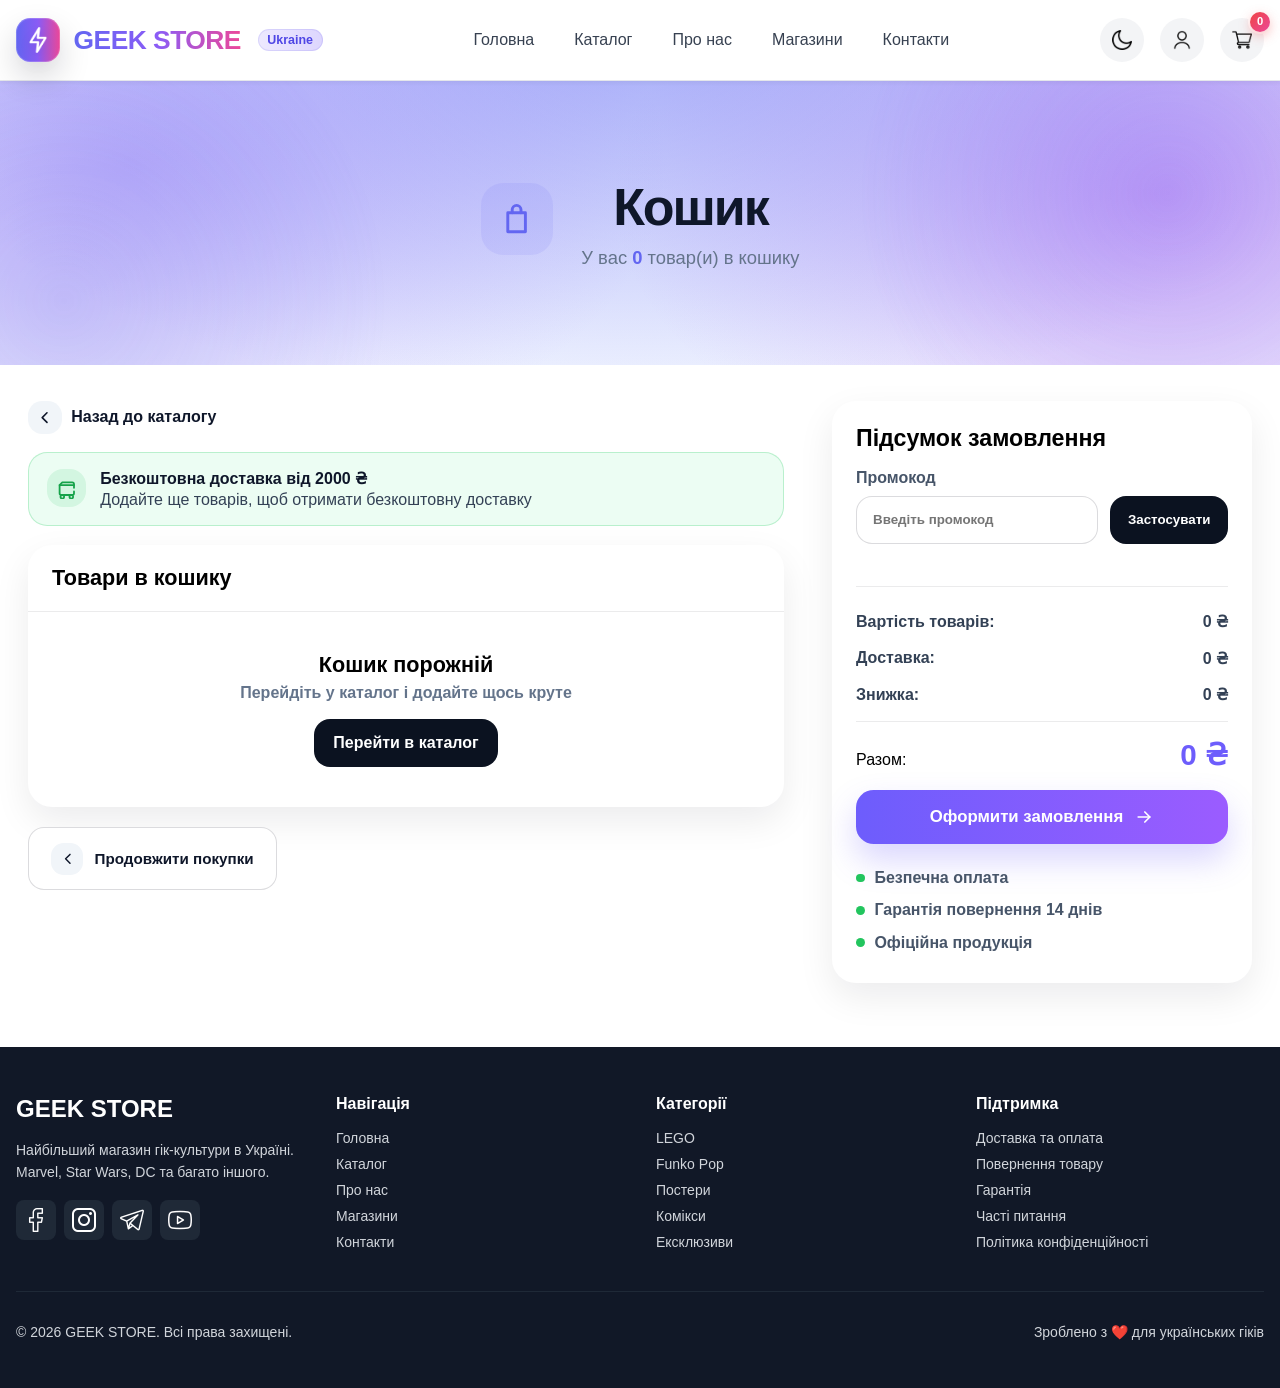
<file: html/cart.html>
<!doctype html>
<html lang="uk">
<head>
  <meta charset="utf-8" />
  <meta name="viewport" content="width=device-width,initial-scale=1" />
  <title>Кошик — GEEK STORE</title>
  <link rel="icon" type="image/png" href="../assets/icons/flash.png">
  <link src="../js/theme-preload.js">
  <link rel="stylesheet" href="../css/variables.css">
  <link rel="stylesheet" href="../css/global.css">
  <link rel="stylesheet" href="../css-dark-theme/header-footer-dark.css">
  <link rel="stylesheet" href="../css-dark-theme/cart-dark-theme.css">

  <link rel="stylesheet" href="../css/cart.css">
</head>

<body>

<!-- Header -->
<nav class="header">
  <div class="container header-container">
    <a href="../index.html" class="logo" aria-label="GEEK STORE">
      <span class="logo-icon" aria-hidden="true">
        <img class="logo-icon__img" src="../assets/icons/flash.png" alt="">
      </span>
      <span class="logo-text">GEEK STORE</span>
      <span class="logo-badge">Ukraine</span>
    </a>

    <div class="nav-links">
      <a href="../index.html" class="nav-link">Головна</a>
      <a href="shop.html" class="nav-link">Каталог</a>
      <a href="about.html" class="nav-link">Про нас</a>
      <a href="stores.html" class="nav-link">Магазини</a>
      <a href="contact.html" class="nav-link">Контакти</a>
    </div>

    <div class="header-actions">
      <!-- Theme toggle -->
      <button class="theme-toggle" aria-label="Перемикач теми">
      <img
        src="../assets/icons/half-moon.png"
        alt="Dark mode"
        class="theme-icon theme-icon--moon"
      >
      <img
        src="../assets/icons/sun.png"
        alt="Light mode"
        class="theme-icon theme-icon--sun"
      >
    </button>


      <!-- Account -->
      <a href="account.html" class="account" aria-label="Особистий кабінет">
        <img src="../assets/icons/user.png" class="account-icon account-icon--black">
        <img src="../assets/icons/user-white.png" class="account-icon account-icon--white">
      </a>


      <!-- Cart -->
      <a href="#" class="cart" aria-label="Кошик">
        <img src="../assets/icons/shopping-cart-black.png" class="cart-icon cart-icon--black" alt="">
        <img src="../assets/icons/shopping-cart-white.png" class="cart-icon cart-icon--white" alt="">
        <span class="cart-badge" id="cartBadge" hidden>0</span>
      </a>
    </div>
  </div>
</nav>

  <!-- HERO -->
  <header class="cart-hero">
    <div class="cart-container cart-hero__inner">
      <div class="cart-hero__icon" aria-hidden="true">
        <svg viewBox="0 0 24 24">
          <path d="M6 8h12v13H6z"></path>
          <path d="M9 8V6a3 3 0 0 1 6 0v2"></path>
        </svg>
      </div>

      <div>
        <h1 class="cart-hero__title">Кошик</h1>
        <p class="cart-hero__sub">У вас <span id="cartItemsCount">0</span> товар(и) в кошику</p>
      </div>
    </div>
  </header>

  <main class="cart-main">
    <div class="cart-container cart-layout">
      <!-- LEFT -->
      <section class="cart-left">
        <a class="back-link" href="../html/shop.html">
          <span class="back-link__icon" aria-hidden="true">
            <svg viewBox="0 0 24 24"><path d="M15 18l-6-6 6-6"></path></svg>
          </span>
          Назад до каталогу
        </a>

        <div class="free-ship" id="freeShipBox" hidden>
          <div class="free-ship__icon" aria-hidden="true">
            <svg viewBox="0 0 24 24">
              <path d="M20 12V8a2 2 0 0 0-2-2H7L4 9v9a2 2 0 0 0 2 2h12a2 2 0 0 0 2-2v-2"></path>
              <path d="M7 20a2 2 0 1 0 0.01 0"></path>
              <path d="M17 20a2 2 0 1 0 0.01 0"></path>
              <path d="M4 9h16"></path>
            </svg>
          </div>
          <div>
            <div class="free-ship__title" id="freeShipTitle">Безкоштовна доставка від 2000 ₴</div>
            <div class="free-ship__text" id="freeShipText">Додайте ще товарів, щоб отримати безкоштовну доставку</div>
          </div>
        </div>

        <div class="cart-card">
          <div class="cart-card__head">
            <h2>Товари в кошику</h2>
          </div>

          <div class="cart-list" id="cartList">
            <!-- items injected -->
          </div>

          <div class="cart-empty" id="cartEmpty" hidden>
            <div class="cart-empty__title">Кошик порожній</div>
            <div class="cart-empty__text">Перейдіть у каталог і додайте щось круте</div>
            <a class="cart-empty__btn" href="../html/shop.html">Перейти в каталог</a>
          </div>
        </div>

        <a class="continue-btn" href="../html/shop.html">
          <span class="continue-btn__icon" aria-hidden="true">
            <svg viewBox="0 0 24 24"><path d="M15 18l-6-6 6-6"></path></svg>
          </span>
          Продовжити покупки
        </a>
      </section>

      <!-- RIGHT -->
      <aside class="cart-right">
        <div class="summary">
          <h2 class="summary__title">Підсумок замовлення</h2>

          <div class="promo">
            <div class="promo__label">Промокод</div>
            <div class="promo__row">
              <input class="promo__input" id="promoInput" type="text" placeholder="Введіть промокод" />
              <button class="promo__btn" id="promoApply" type="button">Застосувати</button>
            </div>
            <div class="promo__hint" id="promoHint"></div>
          </div>

          <div class="summary__lines">
            <div class="line">
              <span>Вартість товарів:</span>
              <strong id="sumItems">0 ₴</strong>
            </div>
            <div class="line">
              <span>Доставка:</span>
              <strong id="sumShipping">0 ₴</strong>
            </div>
            <div class="line" id="lineDiscount" hidden>
              <span>Знижка:</span>
              <strong id="sumDiscount">0 ₴</strong>
            </div>
          </div>

          <div class="summary__total">
            <span>Разом:</span>
            <strong id="sumTotal">0 ₴</strong>
          </div>

          <button class="checkout-btn" id="checkoutBtn" type="button">
            Оформити замовлення
            <span class="checkout-btn__icon" aria-hidden="true">
              <svg viewBox="0 0 24 24"><path d="M5 12h14"></path><path d="M13 6l6 6-6 6"></path></svg>
            </span>
          </button>

          <ul class="summary-bullets">
            <li>Безпечна оплата</li>
            <li>Гарантія повернення 14 днів</li>
            <li>Офіційна продукція</li>
          </ul>
        </div>
      </aside>
    </div>
  </main>


<!-- Footer -->
<footer class="footer">
  <div class="container footer-container">
    <div class="footer-grid">
      <!-- Company Info -->
      <div class="footer-company">
        <div class="footer-logo">GEEK STORE</div>
        <p class="footer-text">
          Найбільший магазин гік-культури в Україні. Marvel, Star Wars, DC та багато іншого.
        </p>
        <div class="footer-socials">
          <a href="#" class="social-icon">
          <img src="../assets/icons/facebook (1).png" alt="Facebook">
          </a>
          <a href="#" class="social-icon">
          <img src="../assets/icons/instagram (1).png" alt="Instagram">
          </a>
          <a href="#" class="social-icon">
          <img src="../assets/icons/telegram (2).png" alt="Telegram">
          </a>
          <a href="#" class="social-icon">
          <img src="../assets/icons/youtube (2).png" alt="YouTube">
          </a>
        </div>
      </div>

      <!-- Quick Links -->
      <div class="footer-section">
        <h3>Навігація</h3>
        <ul>
          <li><a href="index.html">Головна</a></li>
          <li><a href="shop.html">Каталог</a></li>
          <li><a href="about.html">Про нас</a></li>
          <li><a href="stores.html">Магазини</a></li>
          <li><a href="contact.html">Контакти</a></li>
        </ul>
      </div>

      <!-- Categories -->
      <div class="footer-section">
        <h3>Категорії</h3>
        <ul>
          <li><a href="shop.html">LEGO</a></li>
          <li><a href="shop.html">Funko Pop</a></li>
          <li><a href="shop.html">Постери</a></li>
          <li><a href="shop.html">Комікси</a></li>
          <li><a href="shop.html">Ексклюзиви</a></li>
        </ul>
      </div>

      <!-- Customer Service -->
      <div class="footer-section">
        <h3>Підтримка</h3>
        <ul>
          <li><a href="#">Доставка та оплата</a></li>
          <li><a href="#">Повернення товару</a></li>
          <li><a href="#">Гарантія</a></li>
          <li><a href="#">Часті питання</a></li>
          <li><a href="#">Політика конфіденційності</a></li>
        </ul>
      </div>
    </div>

    <div class="footer-bottom">
      <p>&copy; 2026 GEEK STORE. Всі права захищені.</p>
      <p>Зроблено з ❤️ для українських гіків</p>
    </div>
  </div>
</footer>


<!-- ===== CHECKOUT MODAL ===== -->
<div class="checkoutModal" id="checkoutModal" aria-hidden="true">
  <div class="checkoutModal__overlay" data-checkout-close></div>

  <div class="checkoutModal__dialog" role="dialog" aria-modal="true" aria-labelledby="checkoutTitle">
    <button class="checkoutModal__close" type="button" aria-label="Закрити" data-checkout-close>
      <svg viewBox="0 0 24 24" aria-hidden="true">
        <path d="M18 6L6 18"></path>
        <path d="M6 6l12 12"></path>
      </svg>
    </button>

    <div class="checkoutModal__head">
      <h3 class="checkoutModal__title" id="checkoutTitle">Оформлення замовлення</h3>
      <p class="checkoutModal__sub">Заповніть контактні дані для доставки</p>
    </div>

    <form class="checkoutForm" id="checkoutForm">
      <div class="checkoutGrid">
        <label class="field">
          <span class="field__label">Імʼя та прізвище</span>
          <input class="field__input" type="text" name="name" placeholder="Напр. Даня Н." />
        </label>

        <label class="field">
          <span class="field__label">Телефон</span>
          <input class="field__input" type="text" name="phone" placeholder="+38 (0__) ___ __ __" />
        </label>

        <label class="field">
          <span class="field__label">Email</span>
          <input class="field__input" type="text" name="email" placeholder="name@gmail.com" />
        </label>

        <label class="field">
          <span class="field__label">Місто</span>
          <input class="field__input" type="text" name="city" placeholder="Київ / Львів / ..." />
        </label>

        <label class="field field--full">
          <span class="field__label">Відділення / поштомат</span>
          <input class="field__input" type="text" name="branch" placeholder="НП відділення №12 / поштомат 12345" />
        </label>

        <div class="divider field--full"></div>

        <label class="field">
          <span class="field__label">Номер карти</span>
          <!-- text, щоб можна було будь-що -->
          <input class="field__input" type="text" name="card" placeholder="0000 0000 0000 0000" />
        </label>

        <label class="field">
          <span class="field__label">Термін (MM/YY)</span>
          <input class="field__input" type="text" name="exp" placeholder="12/29" />
        </label>

        <label class="field">
          <span class="field__label">CVV</span>
          <input class="field__input" type="text" name="cvv" placeholder="123" />
        </label>

        <label class="field field--full">
          <span class="field__label">Коментар</span>
          <textarea class="field__input field__textarea" name="comment" rows="3" placeholder="Напр. не дзвонити, писати в телеграм"></textarea>
        </label>
      </div>

      <div class="checkoutActions">
        <button class="btn btn--ghost" type="button" data-checkout-close>Скасувати</button>
        <button class="btn btn--primary" type="submit">
          Підтвердити замовлення
        </button>
      </div>

      <div class="checkoutHint" id="checkoutHint" aria-live="polite"></div>
    </form>
  </div>
</div>

  <script src="../js/cart.js"></script>
  <script src="../js/theme-toggle.js"></script>
  <script src="../js/cart-badge.js"></script>

</body>
</html>
</file>
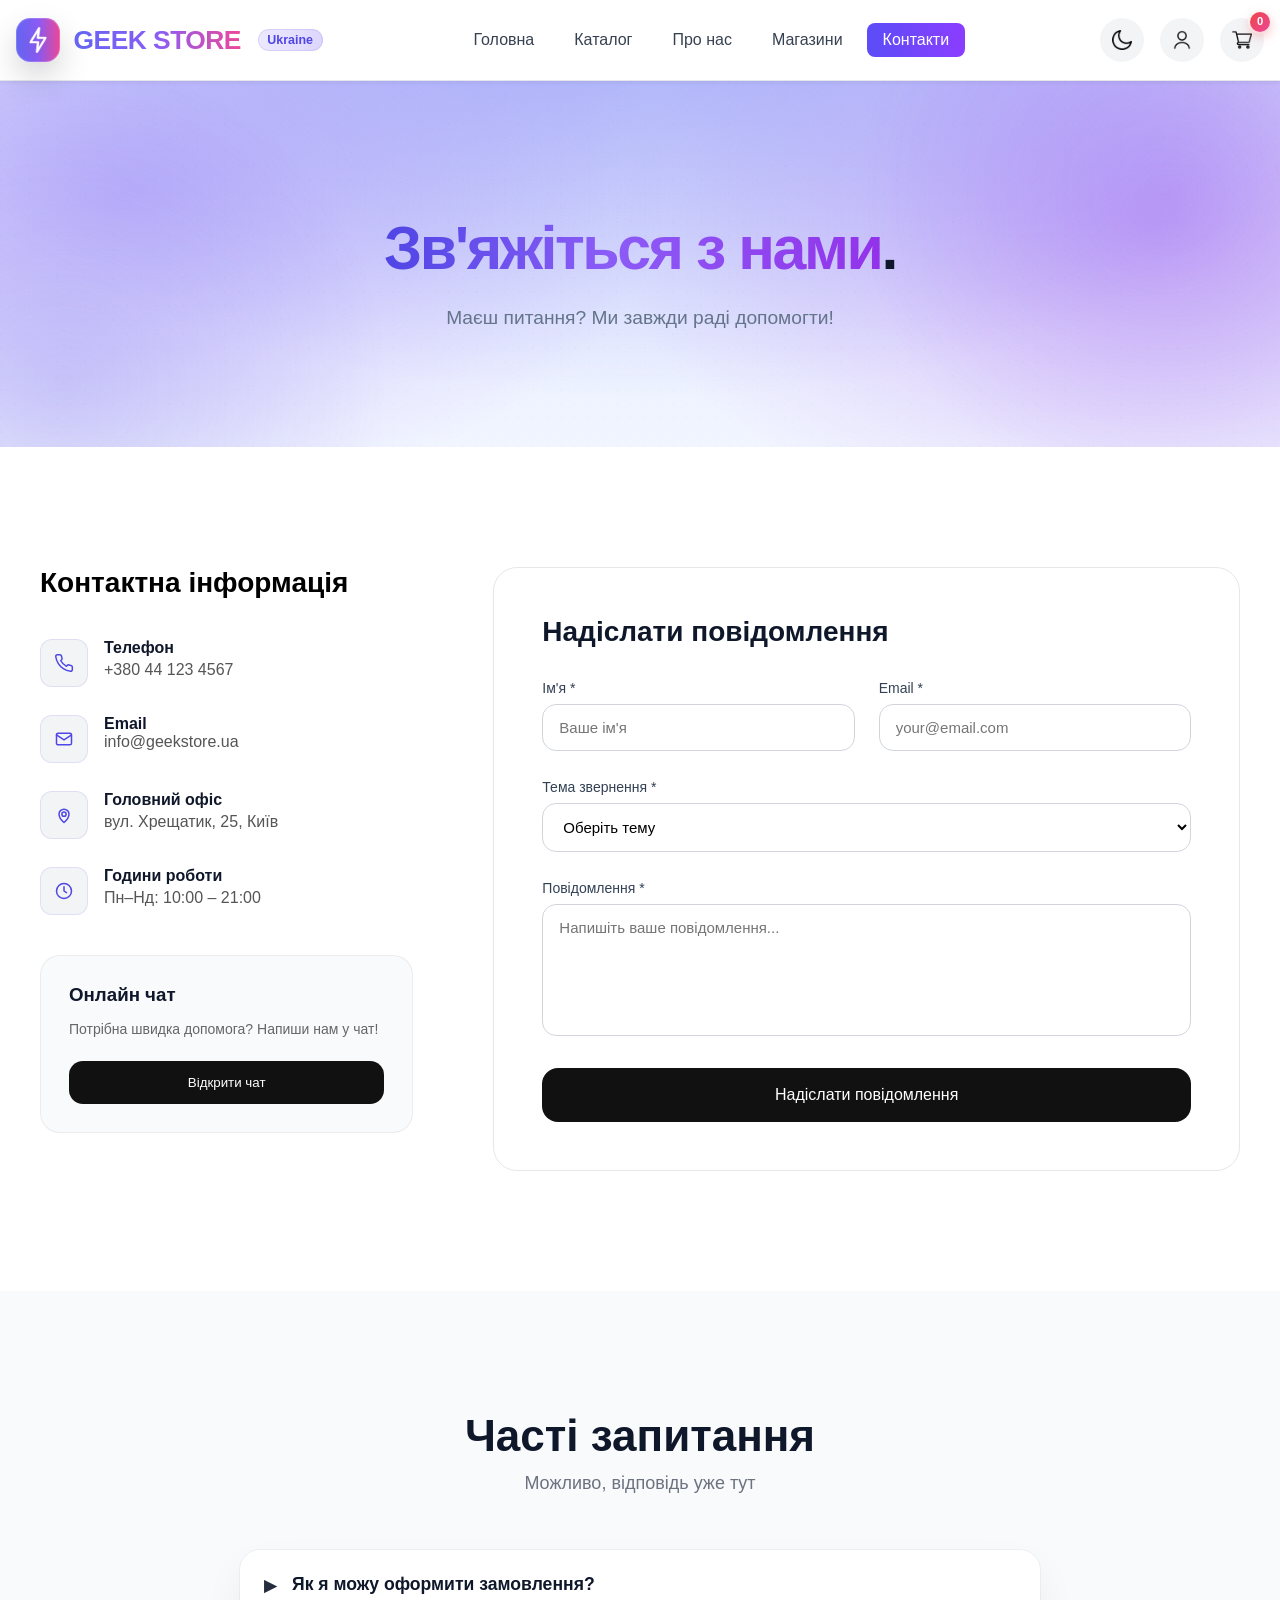
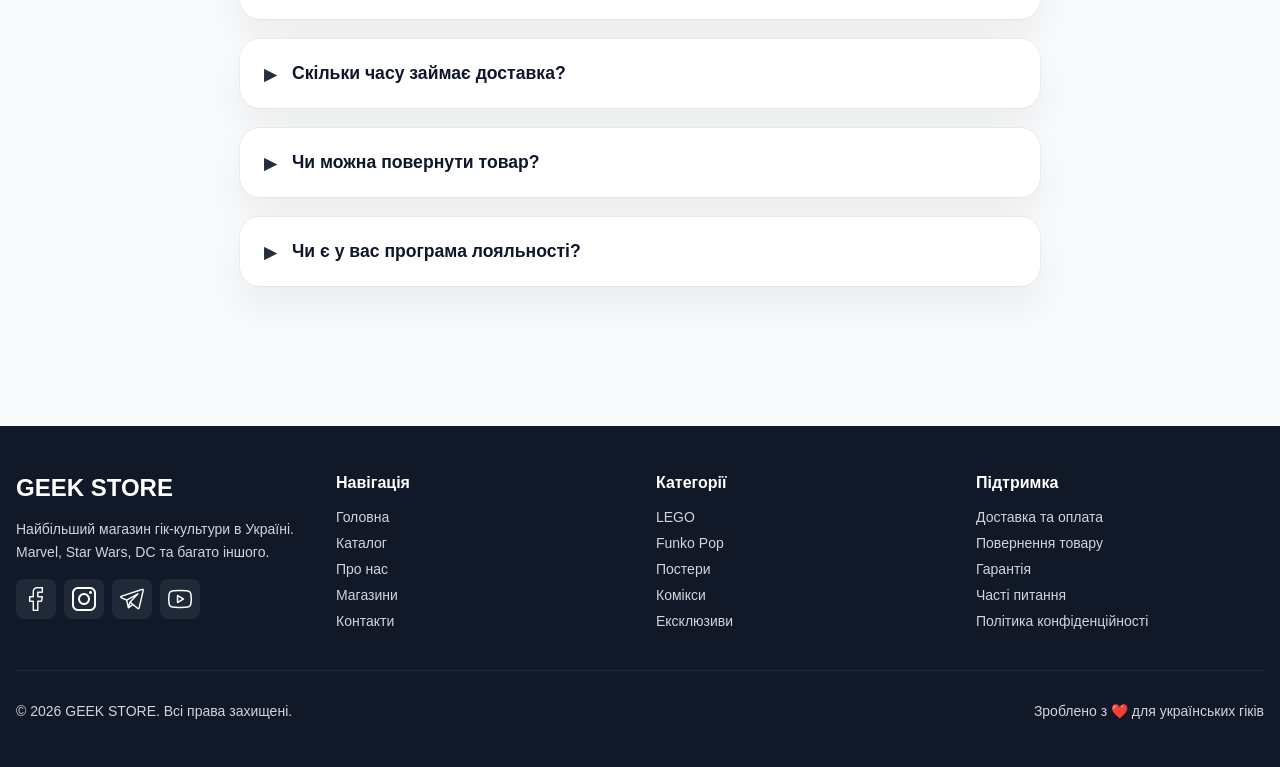
<file: html/contact.html>
<!DOCTYPE html>
<html lang="uk">
<head>
  <meta charset="UTF-8">
  <title>Контакти</title>
  <link rel="icon" type="image/png" href="../assets/icons/flash.png">
  <link src="../js/theme-preload.js">
  <link rel="stylesheet" href="../css/variables.css">
  <link rel="stylesheet" href="../css/global.css">
  <link rel="stylesheet" href="../css/contact.css">
  <link rel="stylesheet" href="../css-dark-theme/header-footer-dark.css">
  <link rel="stylesheet" href="../css-dark-theme/contact-dark-theme.css">

</head>
<body>

<nav class="header">
  <div class="container header-container">
    <a href="../index.html" class="logo" aria-label="GEEK STORE">
      <span class="logo-icon" aria-hidden="true">
        <img class="logo-icon__img" src="../assets/icons/flash.png" alt="">
      </span>
      <span class="logo-text">GEEK STORE</span>
      <span class="logo-badge">Ukraine</span>
    </a>

    <div class="nav-links">
      <a href="../index.html" class="nav-link">Головна</a>
      <a href="shop.html" class="nav-link">Каталог</a>
      <a href="about.html" class="nav-link">Про нас</a>
      <a href="stores.html" class="nav-link">Магазини</a>
      <a href="#" class="nav-link active">Контакти</a>
    </div>

    <div class="header-actions">
      <!-- Theme toggle -->
      <!-- Theme toggle -->
      <button class="theme-toggle" aria-label="Перемикач теми">
      <img
        src="../assets/icons/half-moon.png"
        alt="Dark mode"
        class="theme-icon theme-icon--moon"
      >
      <img
        src="../assets/icons/sun.png"
        alt="Light mode"
        class="theme-icon theme-icon--sun"
      >
    </button>


      <!-- Account -->
      <a href="account.html" class="account" aria-label="Особистий кабінет">
        <img src="../assets/icons/user.png" class="account-icon account-icon--black">
        <img src="../assets/icons/user-white.png" class="account-icon account-icon--white">
      </a>


      <!-- Cart -->
      <a href="cart.html" class="cart" aria-label="Кошик">
        <img src="../assets/icons/shopping-cart-black.png" class="cart-icon cart-icon--black" alt="">
        <img src="../assets/icons/shopping-cart-white.png" class="cart-icon cart-icon--white" alt="">
        <span class="cart-badge" id="cartBadge" hidden>0</span>
      </a>
    </div>
  </div>
</nav>


<!-- HERO -->
<section class="hero hero-about">
  <div class="hero-grain"></div>
    <h1>
      <span class="accent">Зв'яжіться з нами</span>.
    </h1>

    <p>
      Маєш питання? Ми завжди раді допомогти!
    </p>
  </div>
</section>

<!-- CONTENT -->
<section class="contact-section">
  <div class="contact-grid">

    <!-- INFO -->
    <div class="contact-info">
      <h2>Контактна інформація</h2>

      <div class="info-item">
        <div class="icon">
          <!-- Phone -->
          <svg viewBox="0 0 24 24" fill="none" stroke="currentColor" stroke-width="1.8" stroke-linecap="round" stroke-linejoin="round">
            <path d="M22 16.9v3a2 2 0 0 1-2.2 2 19.8 19.8 0 0 1-8.6-3.1 19.5 19.5 0 0 1-6-6A19.8 19.8 0 0 1 2.1 4.2 2 2 0 0 1 4 2h3a2 2 0 0 1 2 1.7c.1.8.3 1.6.6 2.3a2 2 0 0 1-.4 2.1L8 9a16 16 0 0 0 7 7l.9-1.2a2 2 0 0 1 2.1-.4c.7.3 1.5.5 2.3.6A2 2 0 0 1 22 16.9z"/>
          </svg>
        </div>
        <div>
          <span>Телефон</span>
          <p>+380 44 123 4567</p>
        </div>
      </div>

      <div class="info-item">
        <div class="icon">
          <!-- Mail -->
          <svg viewBox="0 0 24 24" fill="none" stroke="currentColor" stroke-width="1.8" stroke-linecap="round" stroke-linejoin="round">
            <rect x="3" y="5" width="18" height="14" rx="2"/>
            <path d="M3 7l9 6 9-6"/>
          </svg>
        </div>
        <div>
          <span>Email</span><br>
          <a href="mailto:info@geekstore.ua">info@geekstore.ua</a>
        </div>
      </div>

      <div class="info-item">
        <div class="icon">
          <!-- Location -->
          <svg viewBox="0 0 24 24" fill="none" stroke="currentColor" stroke-width="1.8" stroke-linecap="round" stroke-linejoin="round">
            <path d="M12 21s-6-5.4-6-10a6 6 0 1 1 12 0c0 4.6-6 10-6 10z"/>
            <circle cx="12" cy="11" r="2.5"/>
          </svg>
        </div>
        <div>
          <span>Головний офіс</span>
          <p>вул. Хрещатик, 25, Київ</p>
        </div>
      </div>

      <div class="info-item">
        <div class="icon">
          <!-- Clock -->
          <svg viewBox="0 0 24 24" fill="none" stroke="currentColor" stroke-width="1.8" stroke-linecap="round" stroke-linejoin="round">
            <circle cx="12" cy="12" r="9"/>
            <path d="M12 7v5l3 2"/>
          </svg>
        </div>
        <div>
          <span>Години роботи</span>
          <p>Пн–Нд: 10:00 – 21:00</p>
        </div>
      </div>

      <div class="chat-box">
        <h3>Онлайн чат</h3>
        <p>Потрібна швидка допомога? Напиши нам у чат!</p>
        <button type="button">Відкрити чат</button>
      </div>
    </div>

    <!-- FORM -->
    <div class="contact-form">
      <h2>Надіслати повідомлення</h2>

      <form>
        <div class="form-row">
          <div class="field">
            <label>Ім'я *</label>
            <input type="text" placeholder="Ваше ім'я">
          </div>

          <div class="field">
            <label>Email *</label>
            <input type="email" placeholder="your@email.com">
          </div>
        </div>

        <div class="field">
          <label>Тема звернення *</label>
          <select>
            <option>Оберіть тему</option>
            <option>Питання про замовлення</option>
            <option>Питання про товар</option>
            <option>Доставка</option>
            <option>Повернення</option>
            <option>Співпраця</option>
            <option>Інше</option>

          </select>
        </div>

        <div class="field">
          <label>Повідомлення *</label>
          <textarea rows="6" placeholder="Напишіть ваше повідомлення..."></textarea>
        </div>

        <button class="submit-btn" type="submit">
        Надіслати повідомлення
        </button>
      </form>
    </div>

  </div>
</section>


  </div>
</section>

<!-- FAQ -->
<section class="contact-faq">
  <h2>Часті запитання</h2>
  <p class="faq-sub">Можливо, відповідь уже тут</p>

  <details>
    <summary>Як я можу оформити замовлення?</summary>
    <p>Оберіть товар у каталозі, додайте його в кошик та слідуйте інструкціям для оформлення замовлення.</p>
  </details>

  <details>
    <summary>Скільки часу займає доставка?</summary>
    <p>Доставка по Києву займає 1-2 дні, по Україні - 2-5 днів залежно від міста.</p>
  </details>

  <details>
    <summary>Чи можна повернути товар?</summary>
    <p>Так, ви можете повернути товар протягом 14 днів з моменту покупки, якщо він не був у використанні.</p>
  </details>

  <details>
    <summary>Чи є у вас програма лояльності?</summary>
    <p>Так! При кожній покупці ви отримуєте бонусні бали, які можна використати для знижок.</p>
  </details>
</section>

<!-- Footer -->
<footer class="footer">
  <div class="container footer-container">
    <div class="footer-grid">
      <!-- Company Info -->
      <div class="footer-company">
        <div class="footer-logo">GEEK STORE</div>
        <p class="footer-text">
          Найбільший магазин гік-культури в Україні. Marvel, Star Wars, DC та багато іншого.
        </p>
        <div class="footer-socials">
          <a href="#" class="social-icon">
          <img src="../assets/icons/facebook (1).png" alt="Facebook">
          </a>
          <a href="#" class="social-icon">
          <img src="../assets/icons/instagram (1).png" alt="Instagram">
          </a>
          <a href="#" class="social-icon">
          <img src="../assets/icons/telegram (2).png" alt="Telegram">
          </a>
          <a href="#" class="social-icon">
          <img src="../assets/icons/youtube (2).png" alt="YouTube">
          </a>
        </div>
      </div>

      <!-- Quick Links -->
      <div class="footer-section">
        <h3>Навігація</h3>
        <ul>
          <li><a href="index.html">Головна</a></li>
          <li><a href="shop.html">Каталог</a></li>
          <li><a href="about.html">Про нас</a></li>
          <li><a href="stores.html">Магазини</a></li>
          <li><a href="#">Контакти</a></li>
        </ul>
      </div>

      <!-- Categories -->
      <div class="footer-section">
        <h3>Категорії</h3>
        <ul>
          <li><a href="shop.html">LEGO</a></li>
          <li><a href="shop.html">Funko Pop</a></li>
          <li><a href="shop.html">Постери</a></li>
          <li><a href="shop.html">Комікси</a></li>
          <li><a href="shop.html">Ексклюзиви</a></li>
        </ul>
      </div>

      <!-- Customer Service -->
      <div class="footer-section">
        <h3>Підтримка</h3>
        <ul>
          <li><a href="#">Доставка та оплата</a></li>
          <li><a href="#">Повернення товару</a></li>
          <li><a href="#">Гарантія</a></li>
          <li><a href="#">Часті питання</a></li>
          <li><a href="#">Політика конфіденційності</a></li>
        </ul>
      </div>
    </div>

    <div class="footer-bottom">
      <p>&copy; 2026 GEEK STORE. Всі права захищені.</p>
      <p>Зроблено з ❤️ для українських гіків</p>
    </div>
  </div>
</footer>


<div class="modal" id="chatModal" aria-hidden="true">
  <div class="modal-overlay"></div>

  <div class="modal-box">
    <button class="modal-close" type="button">&times;</button>

    <h3>Онлайн-чат тимчасово недоступний</h3>
    <p>
      Якщо маєте запитання — напишіть нам через форму поруч.
      Ми відповімо протягом робочого дня.
    </p>
  </div>
</div>


<script src="../js/contact-toast-notification.js"></script>
<script src="../js/theme-toggle.js"></script>
<script src="../js/chat-modal.js"></script>
<script src="../js/cart-badge.js"></script>

<div id="toast-container"></div>


</body>
</html>
</file>
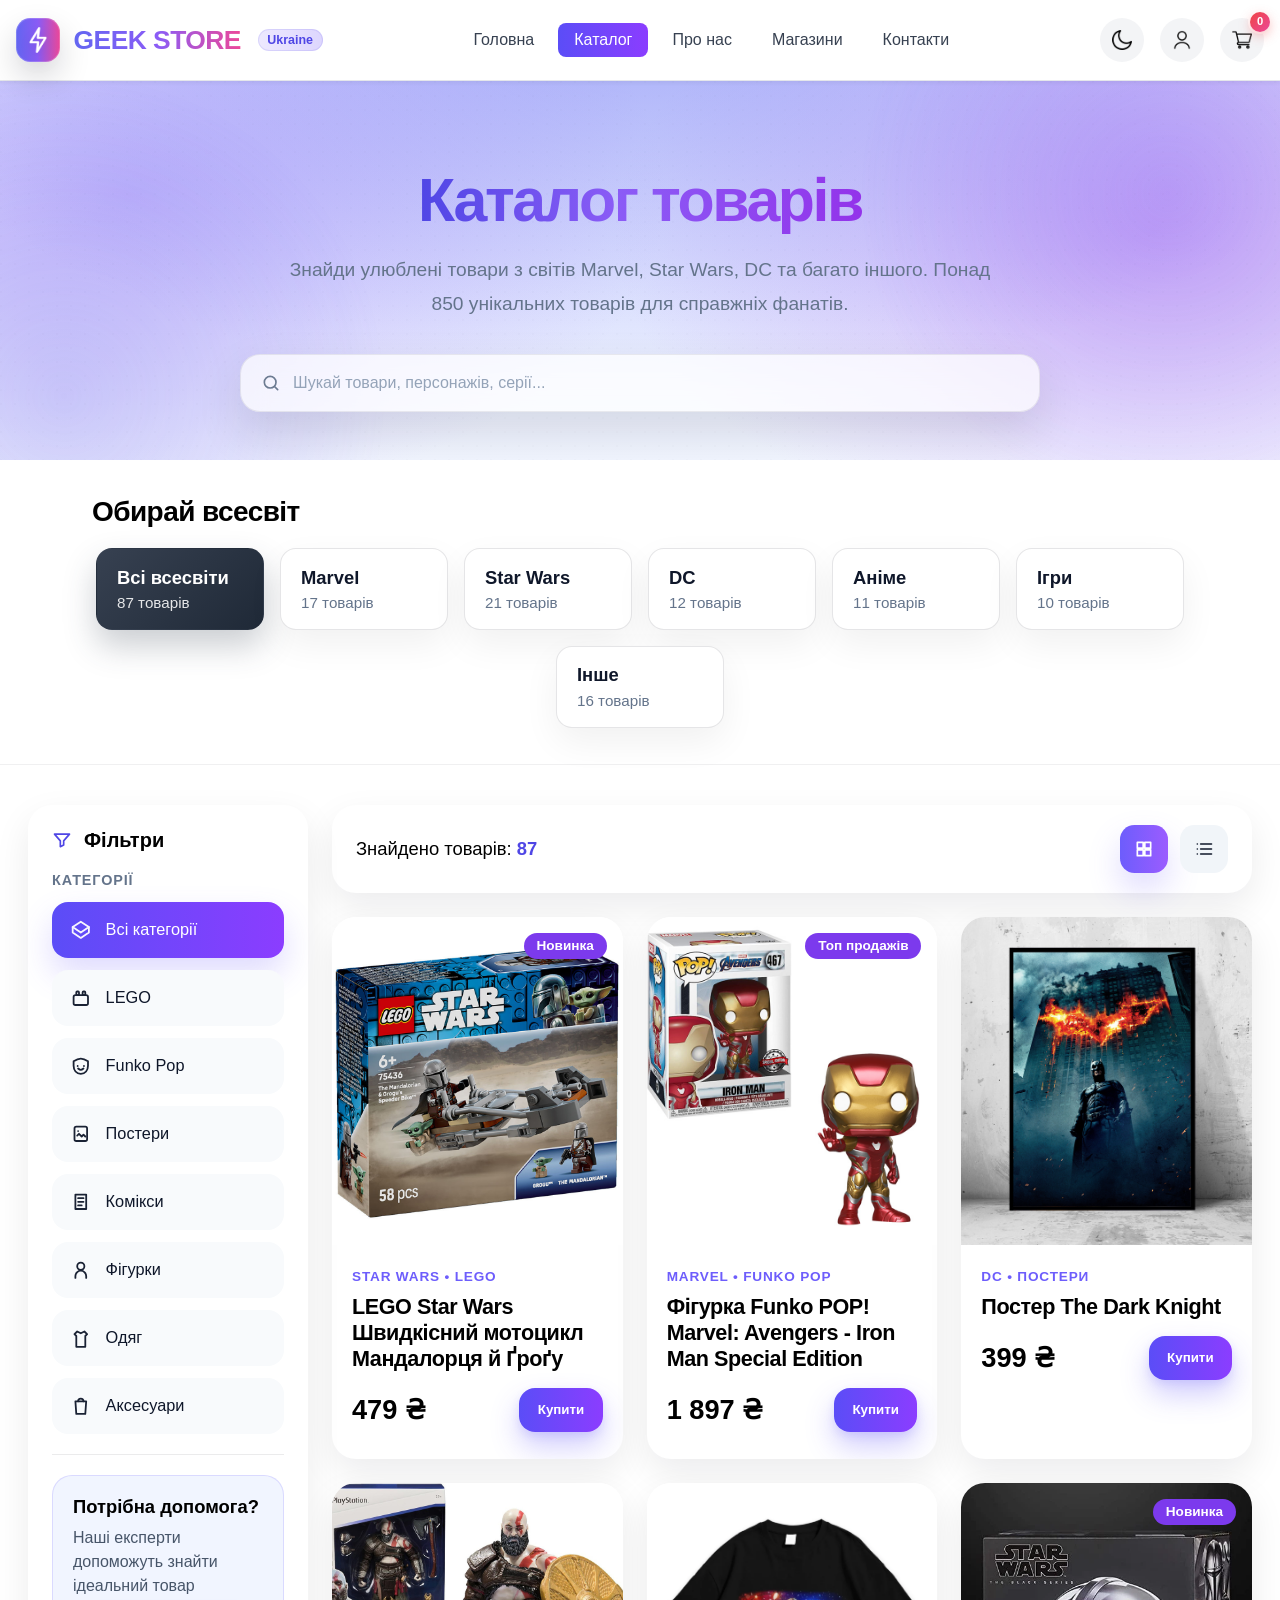
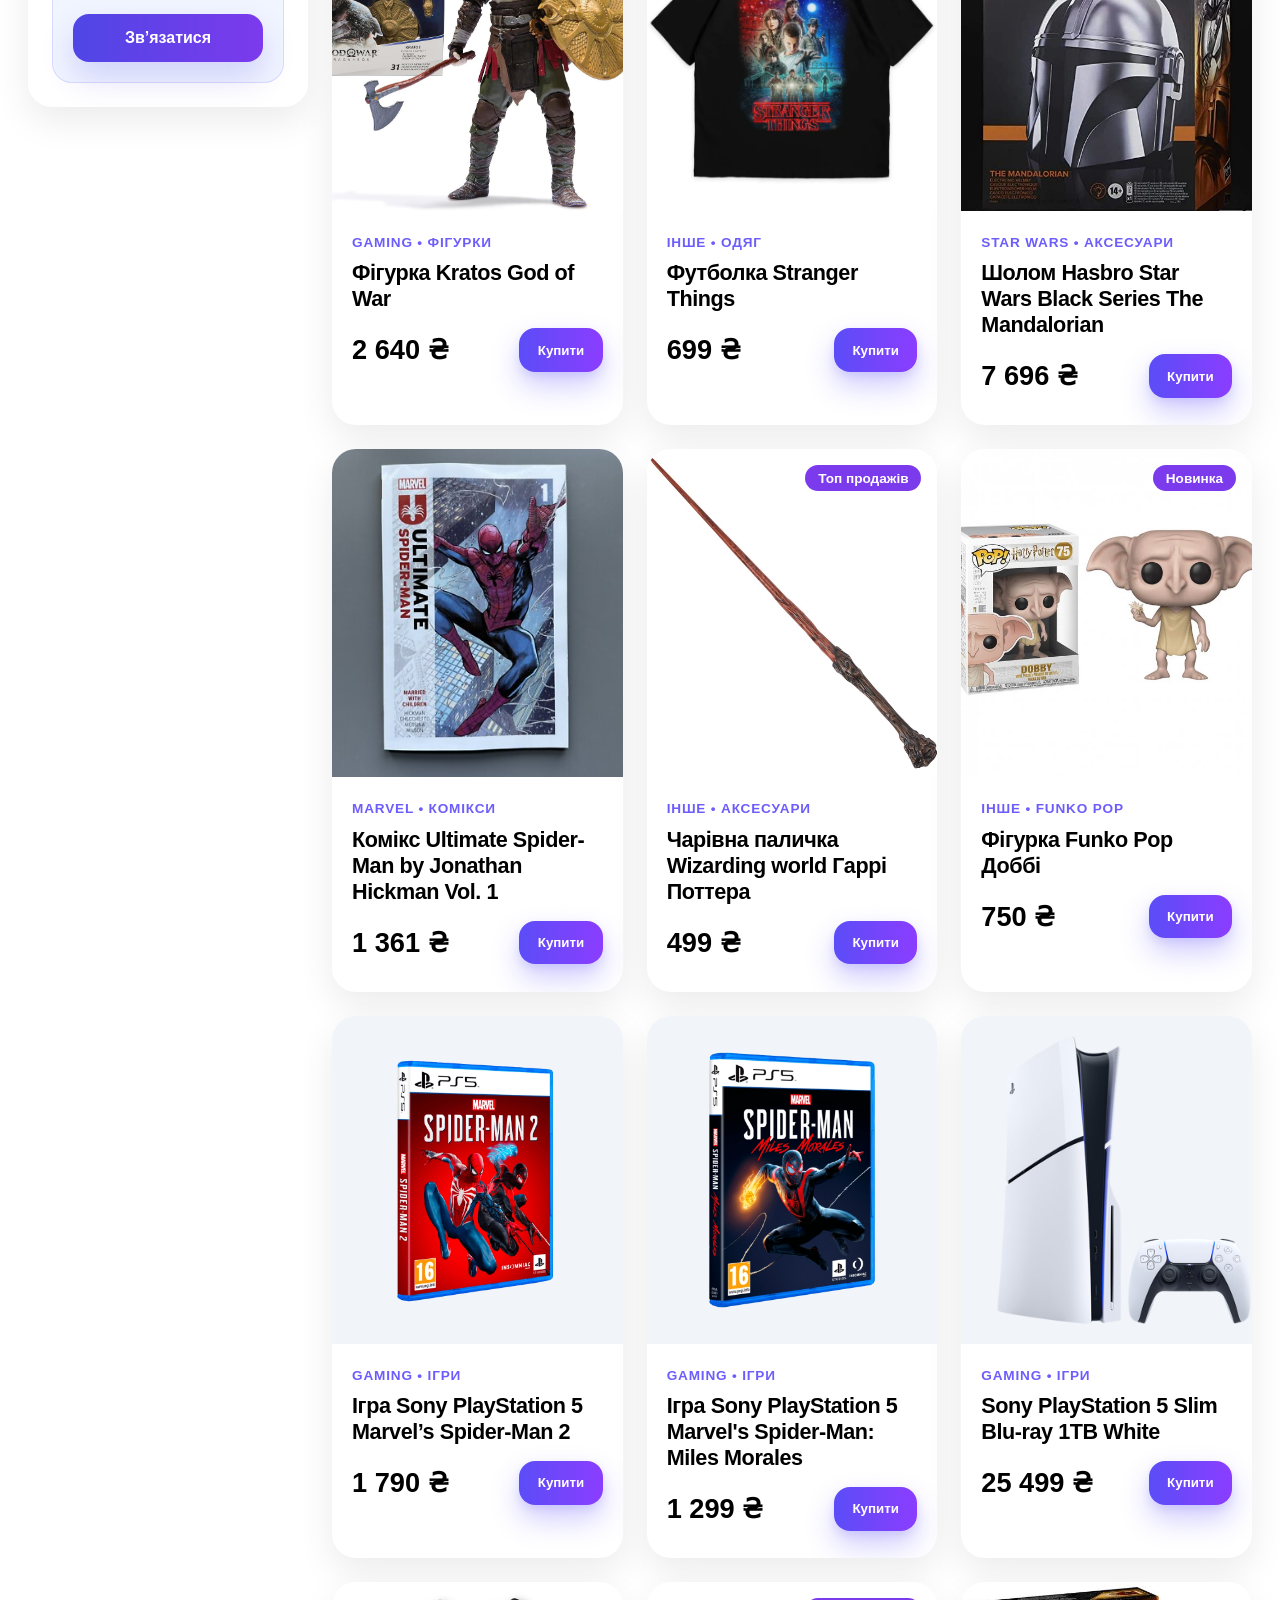
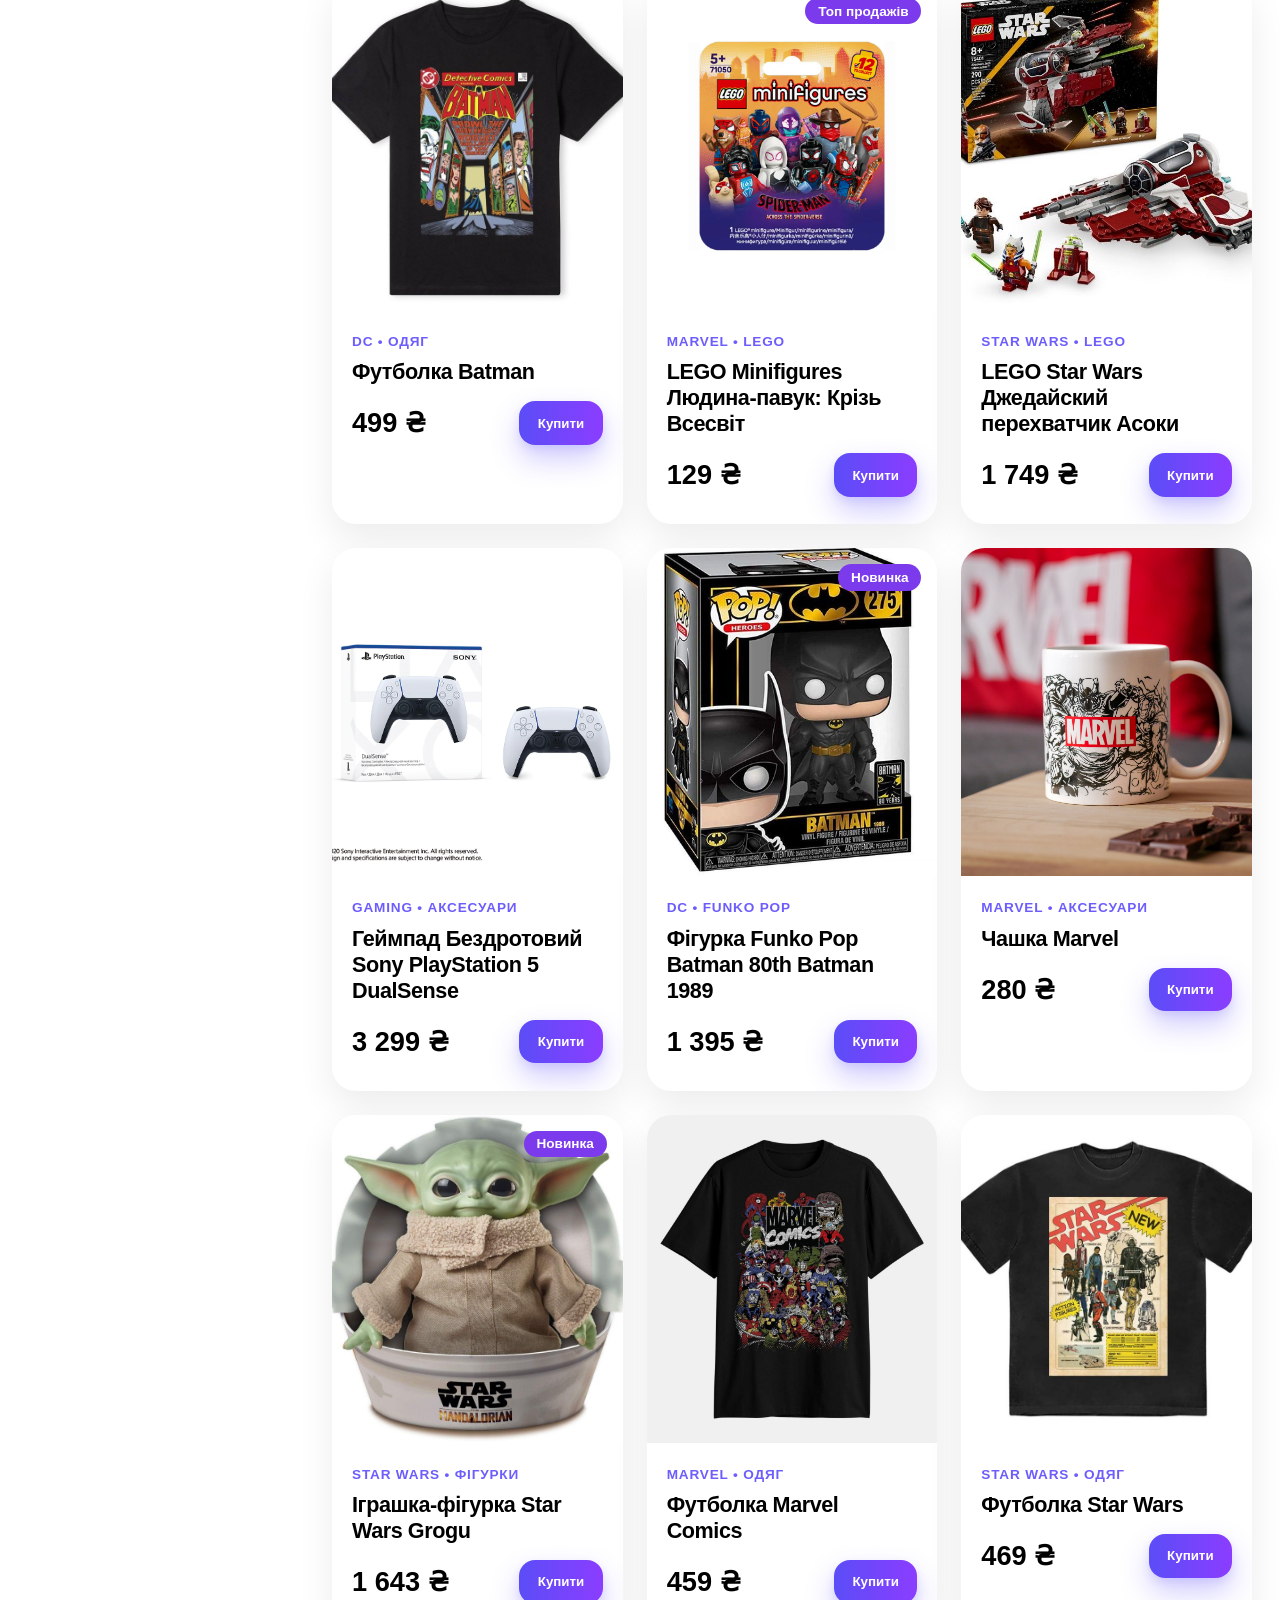
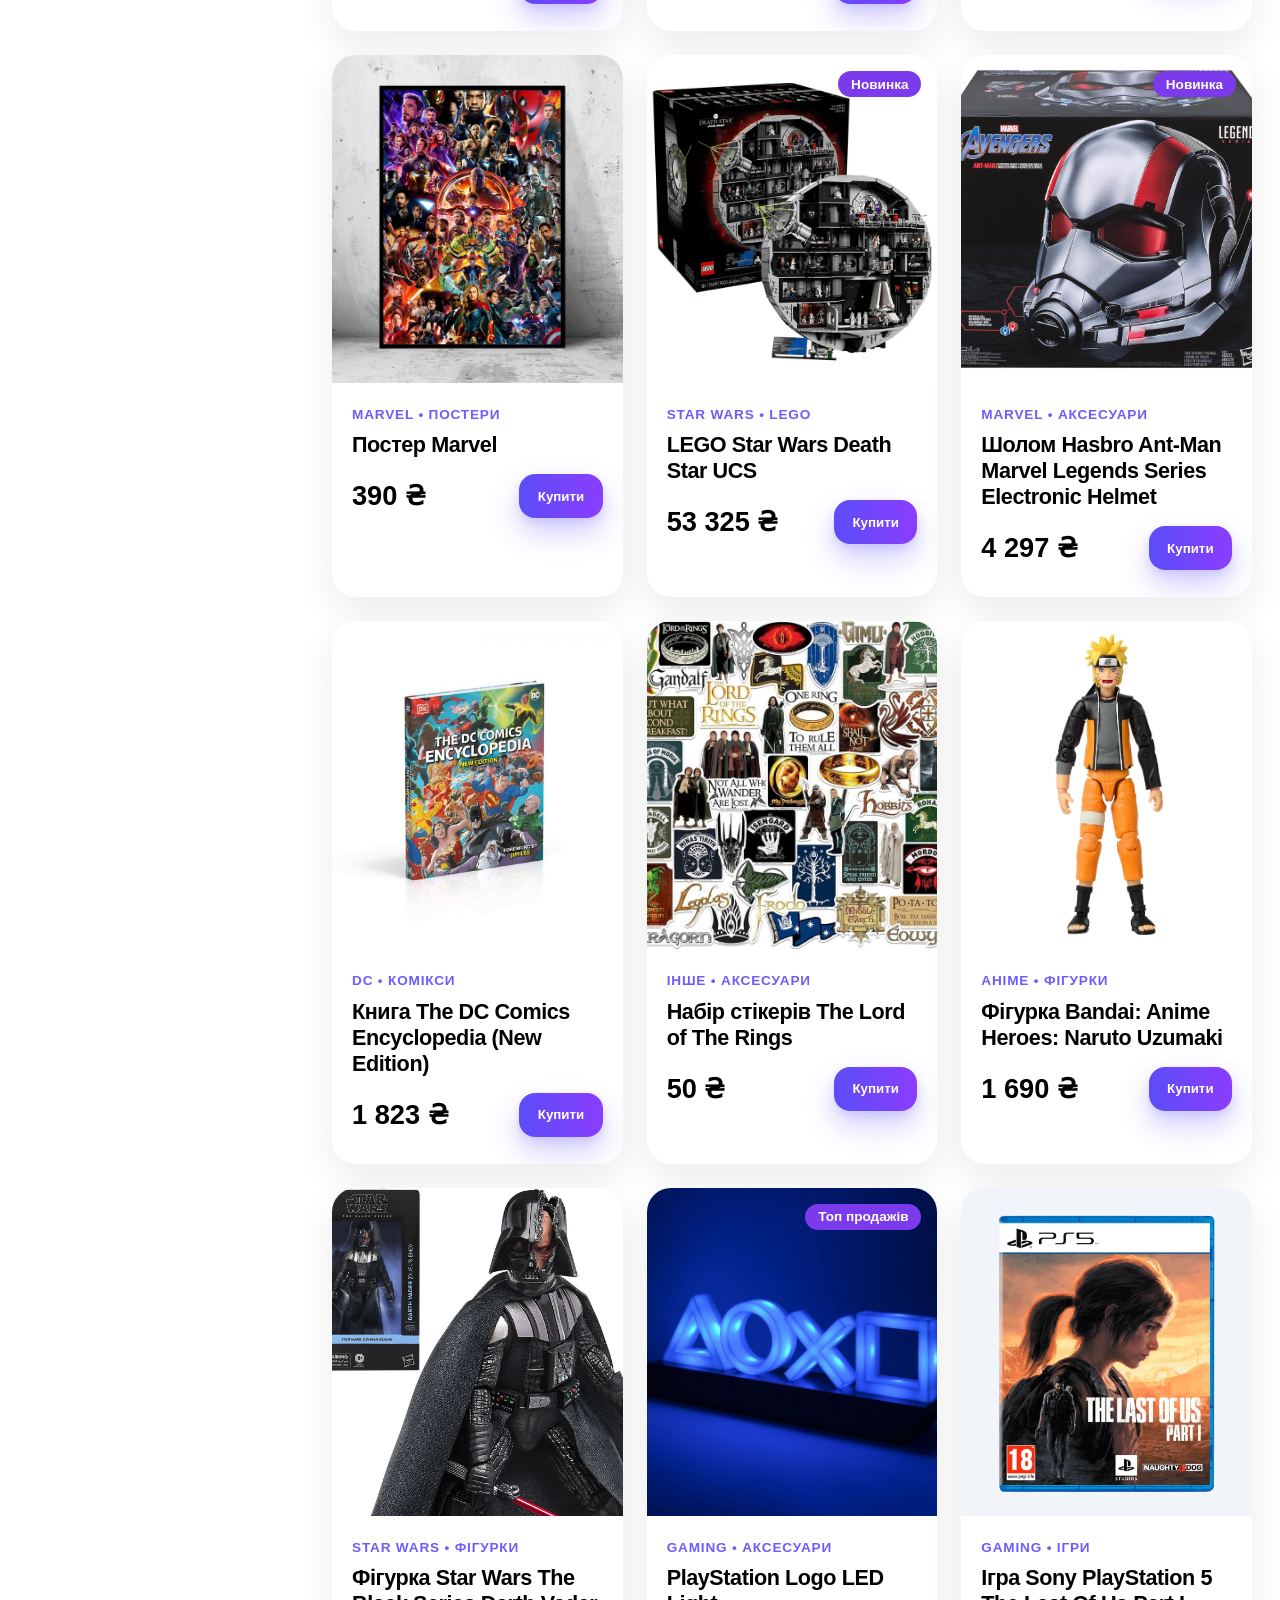
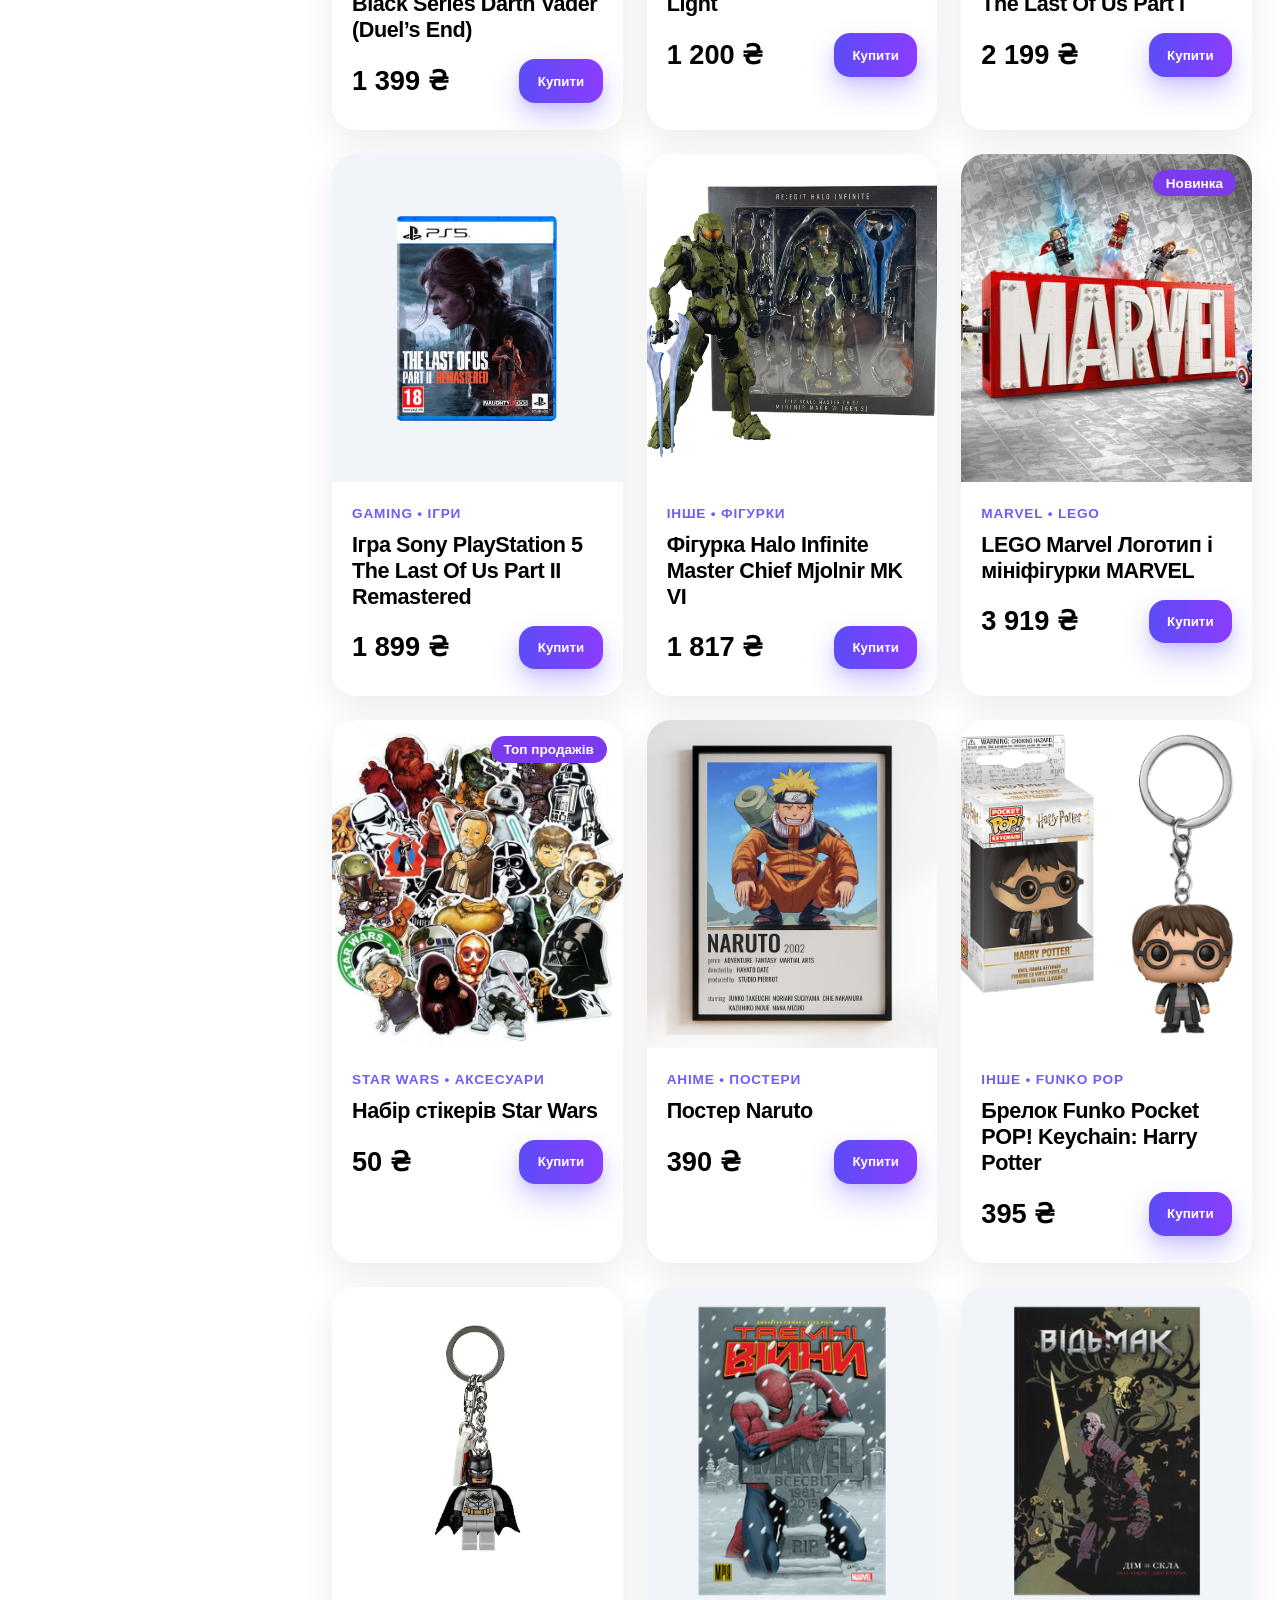
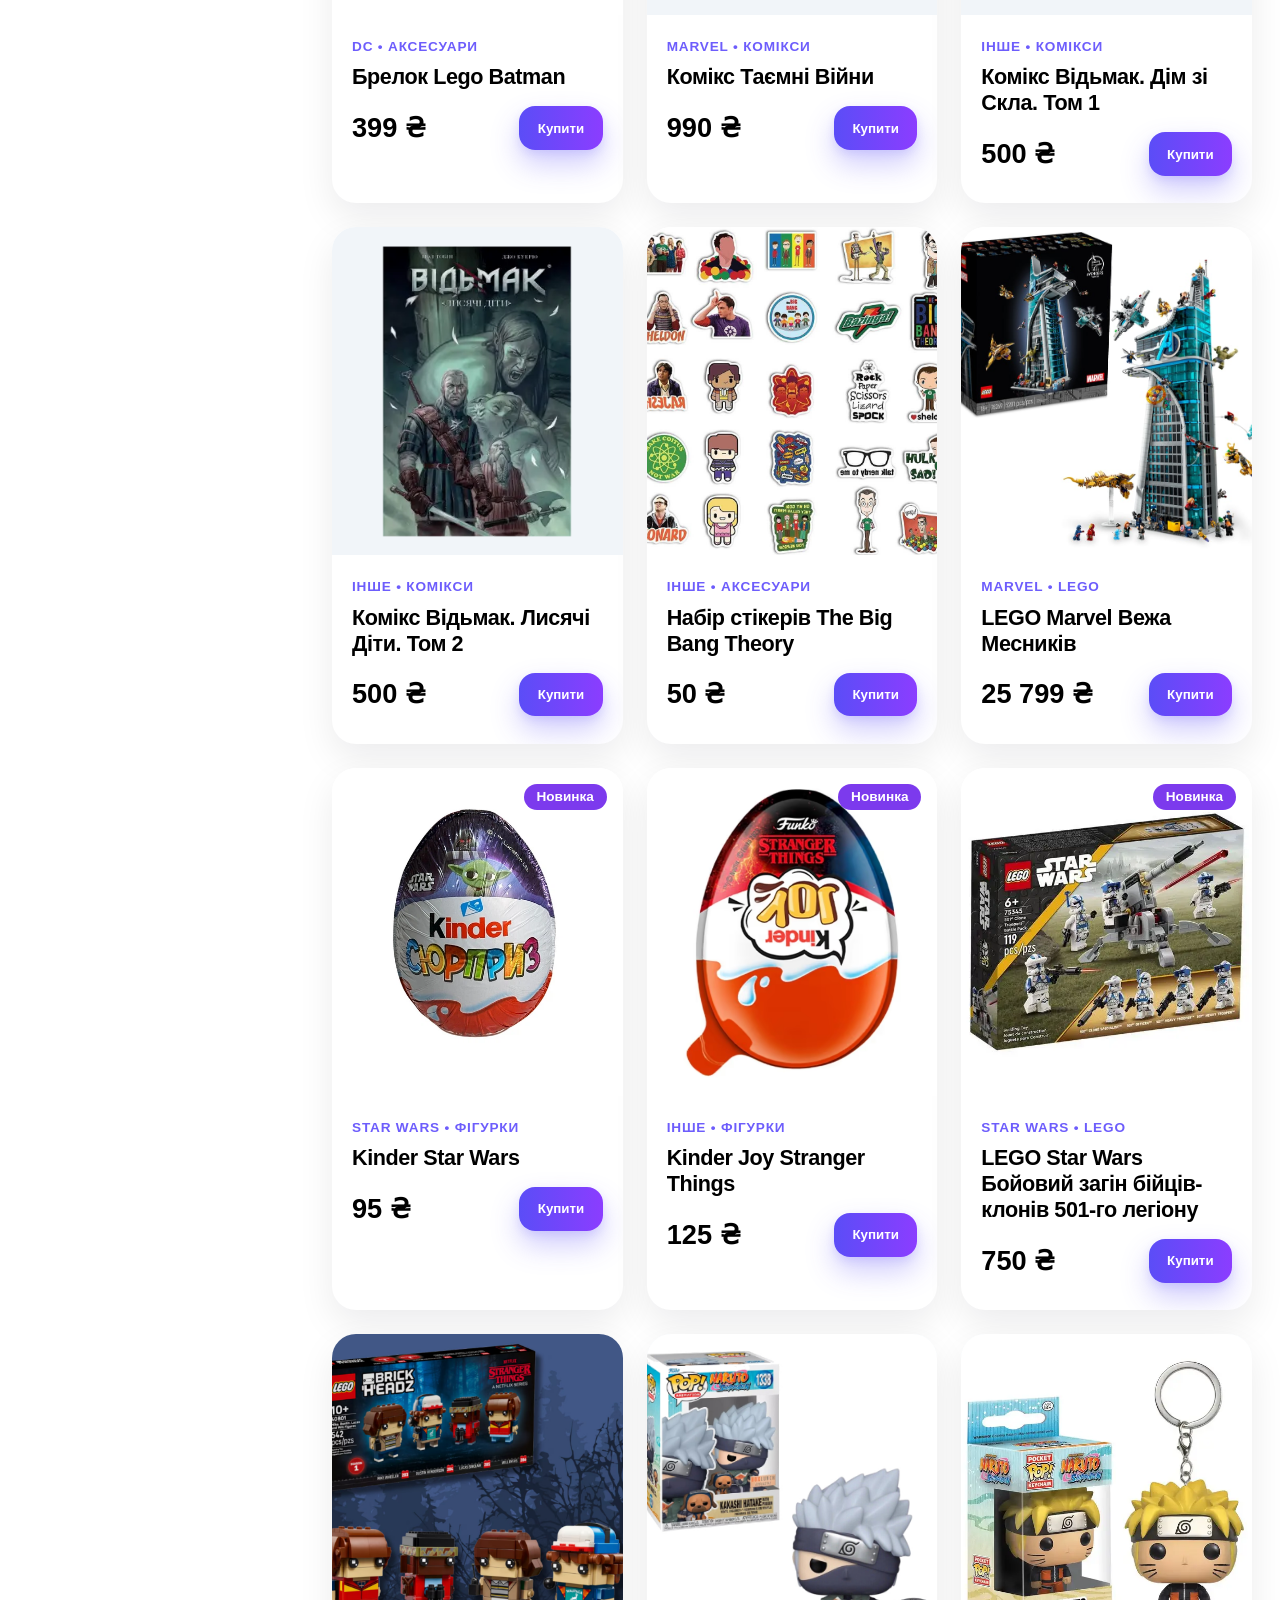
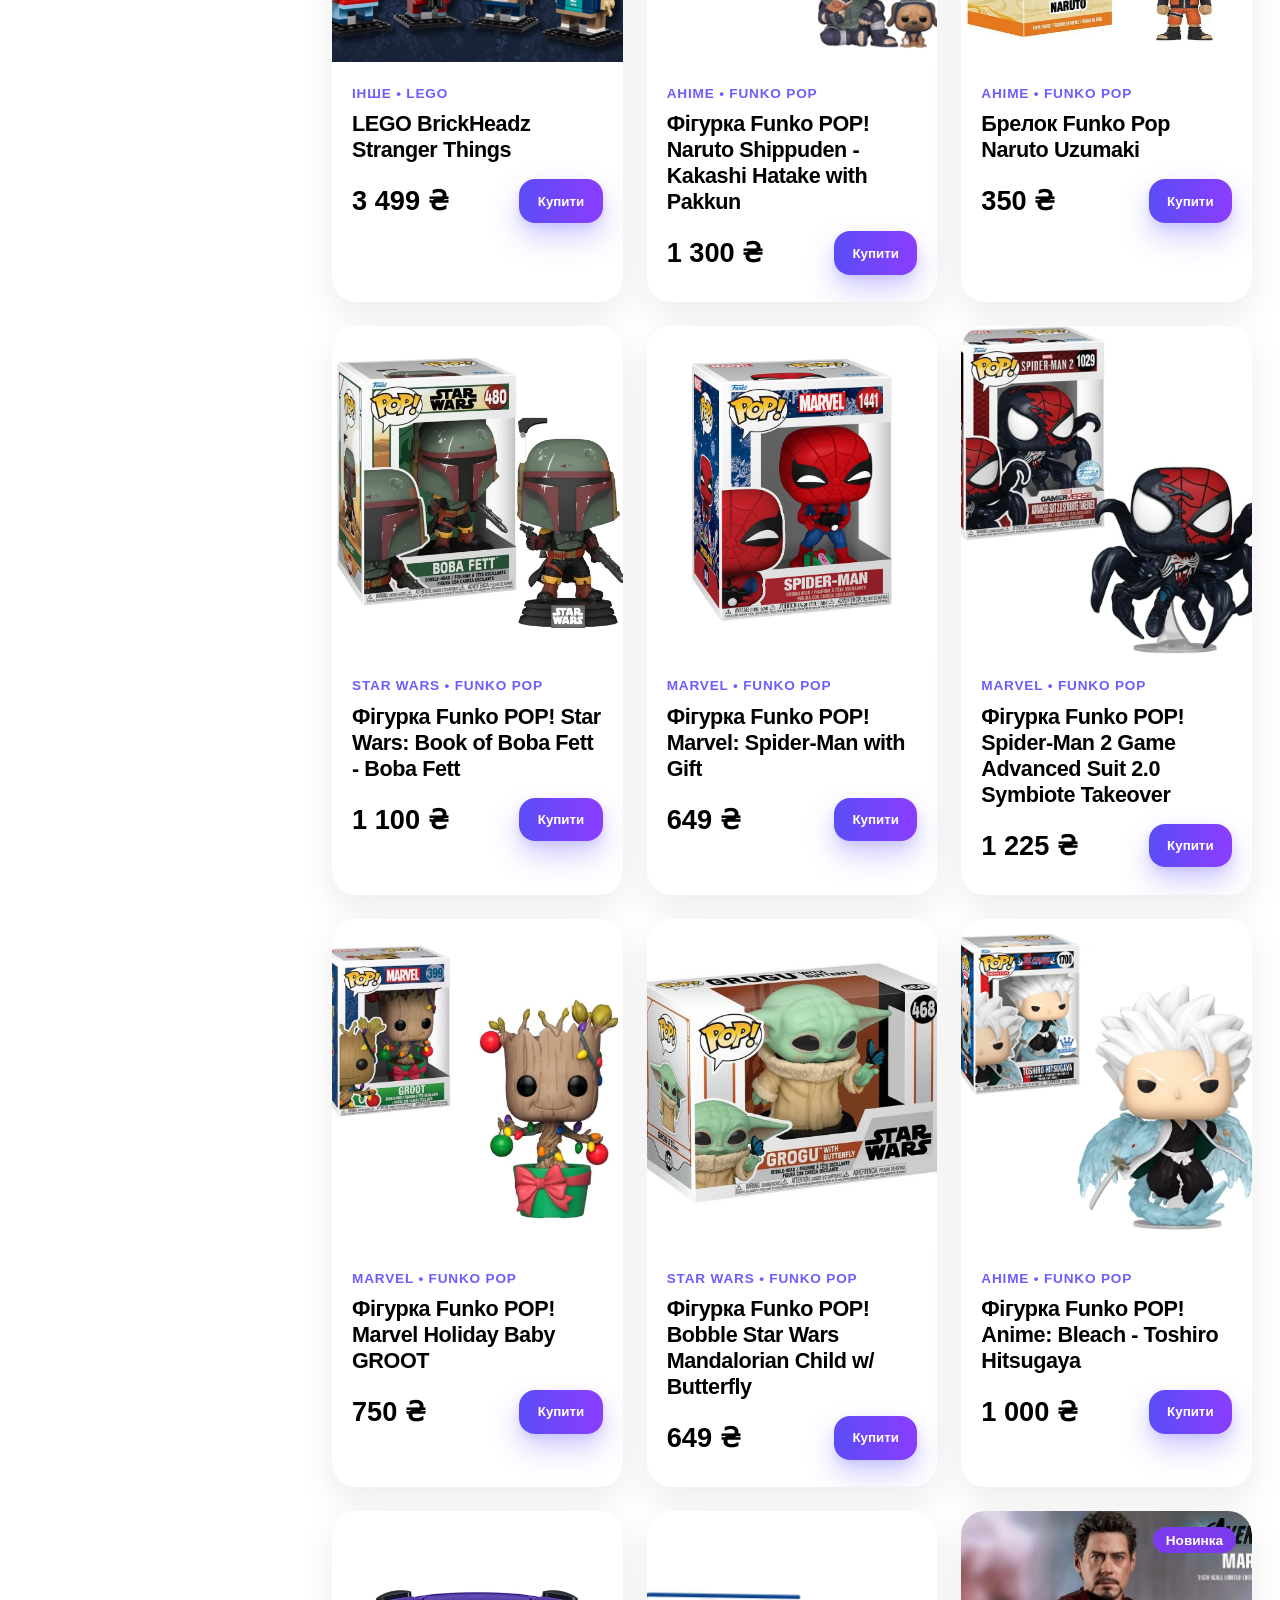
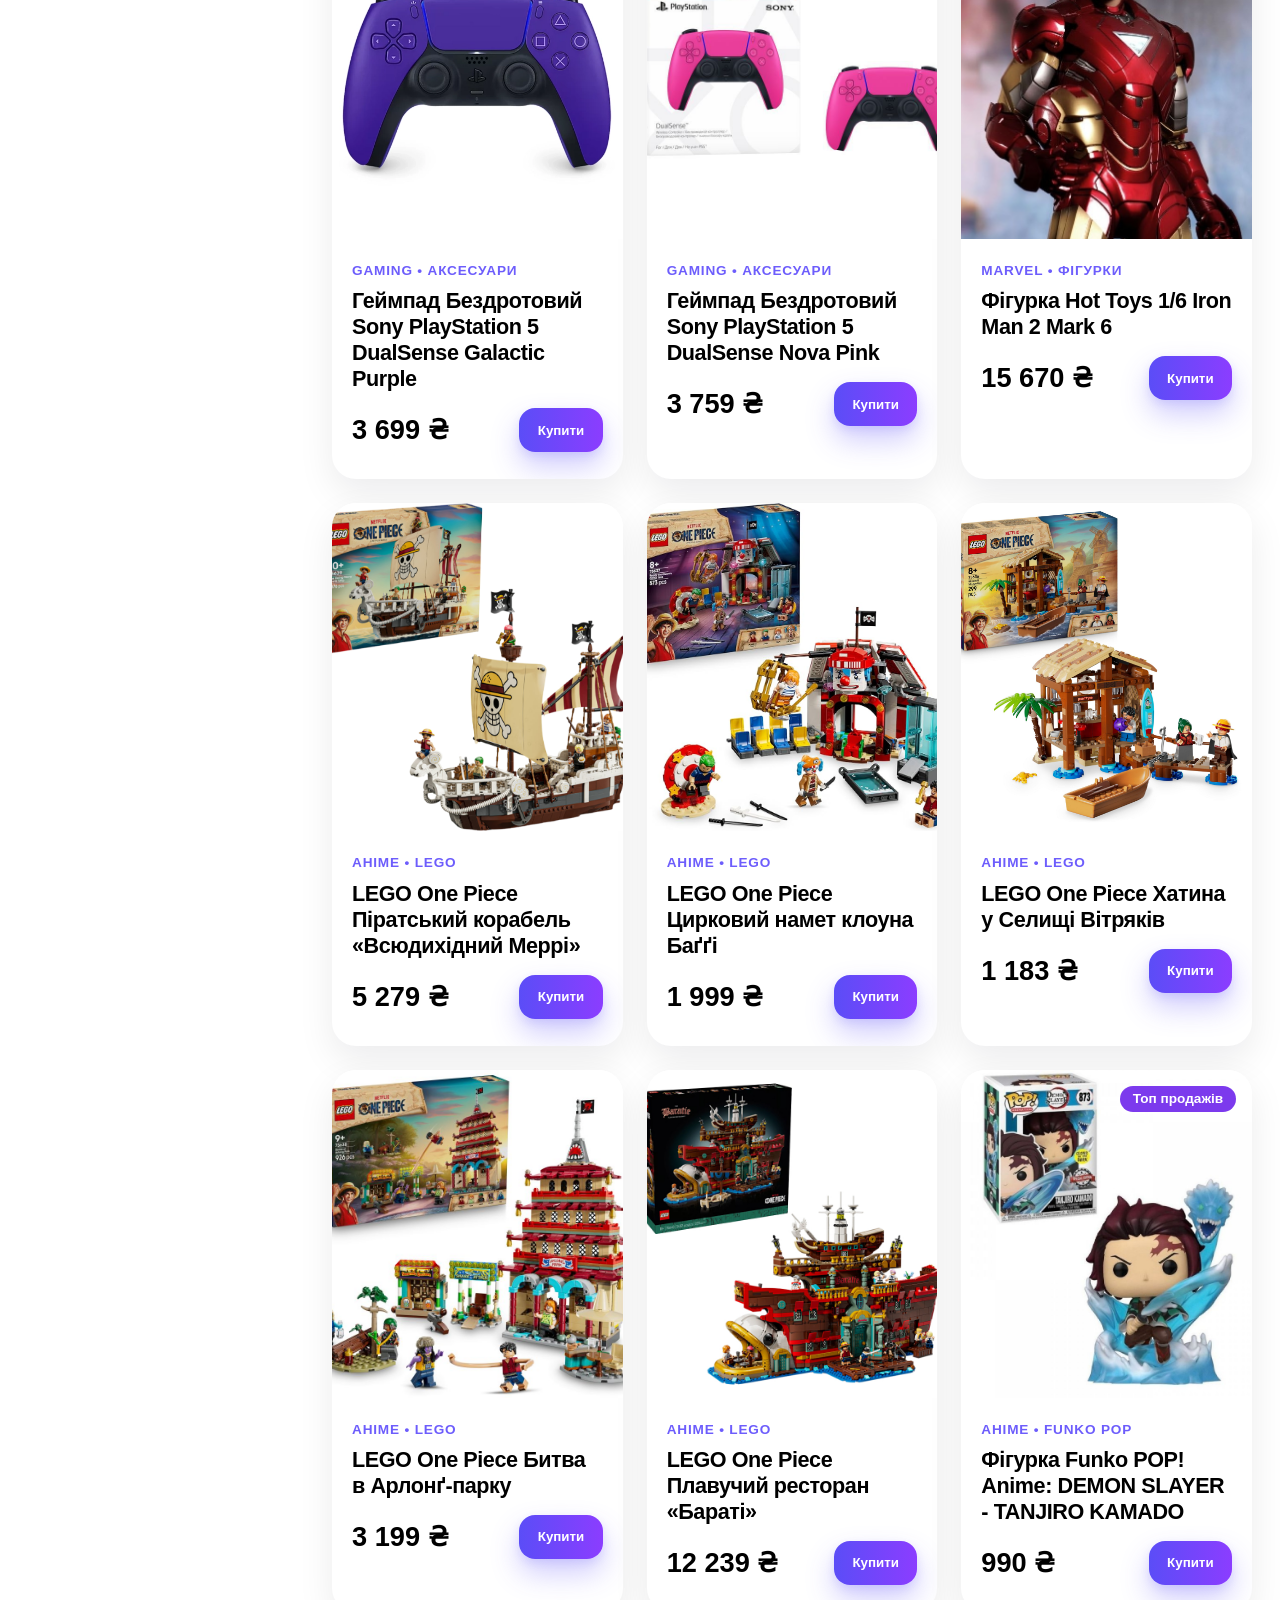
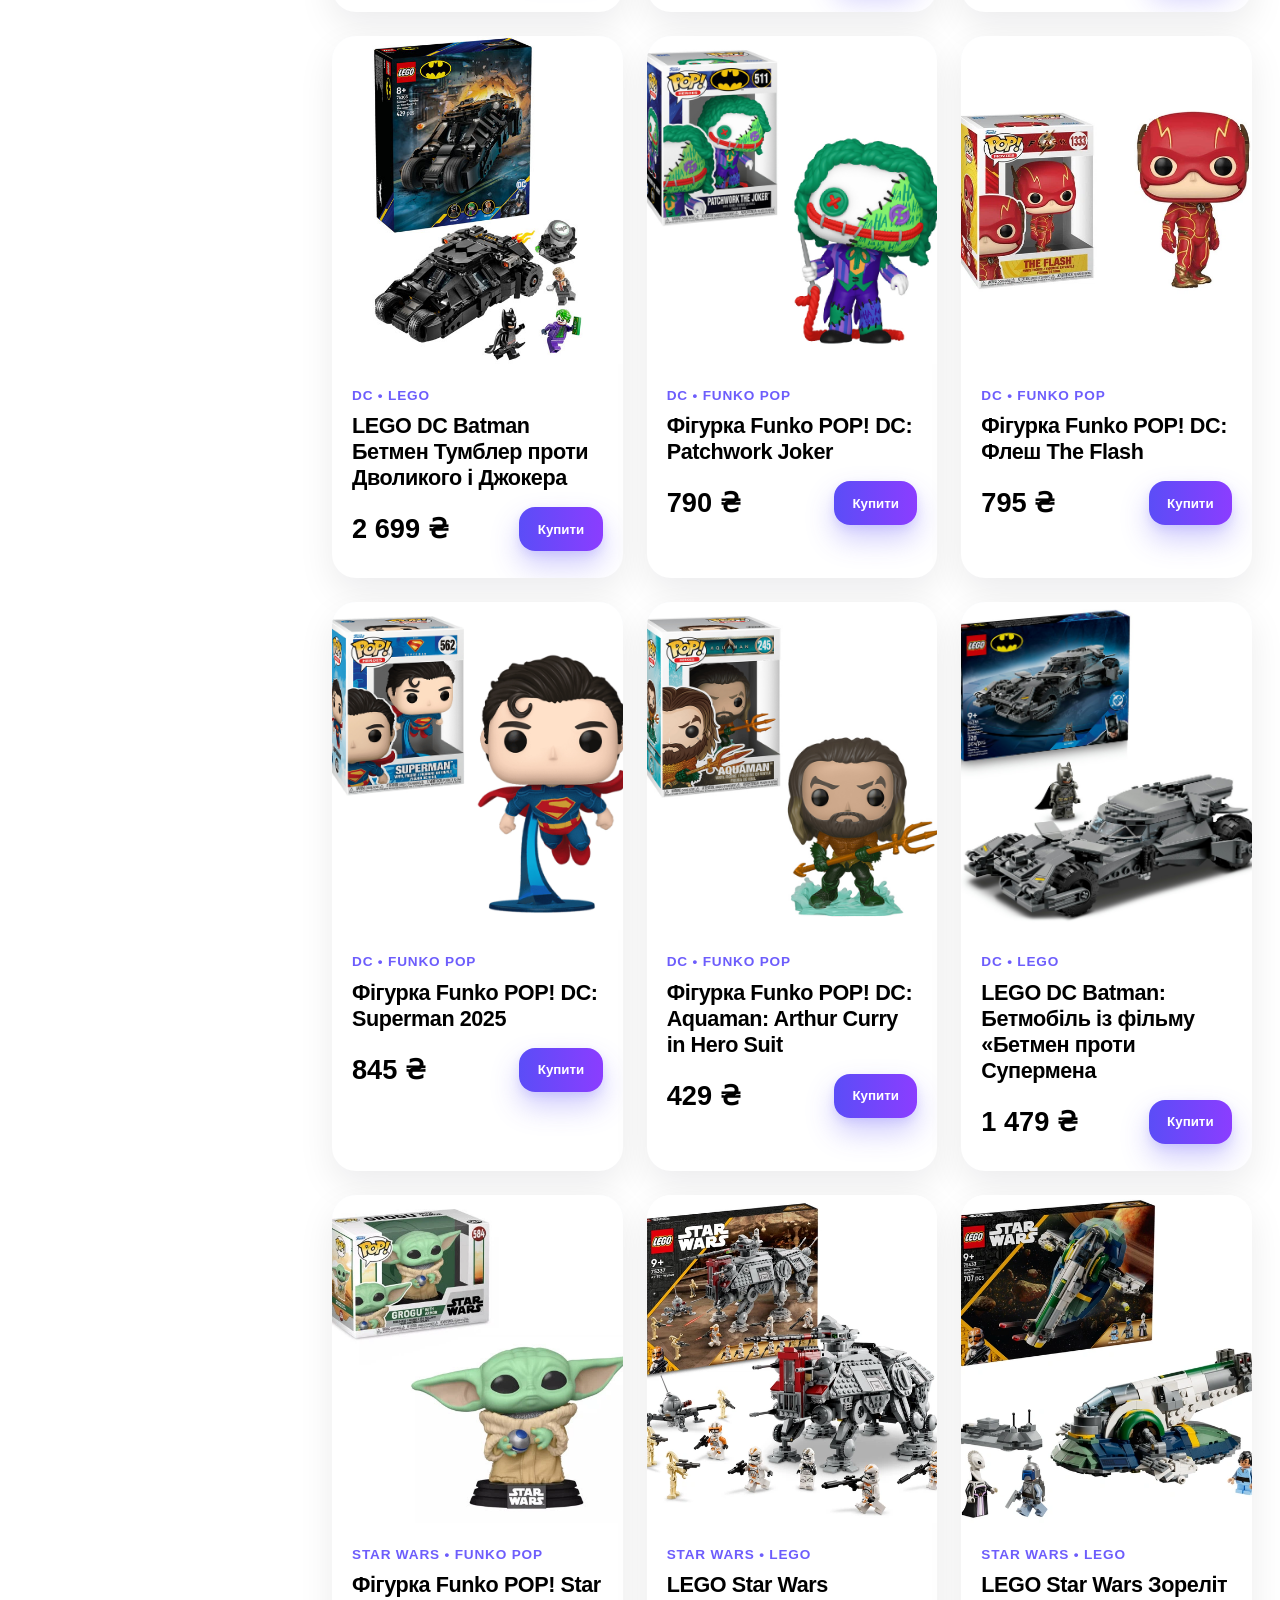
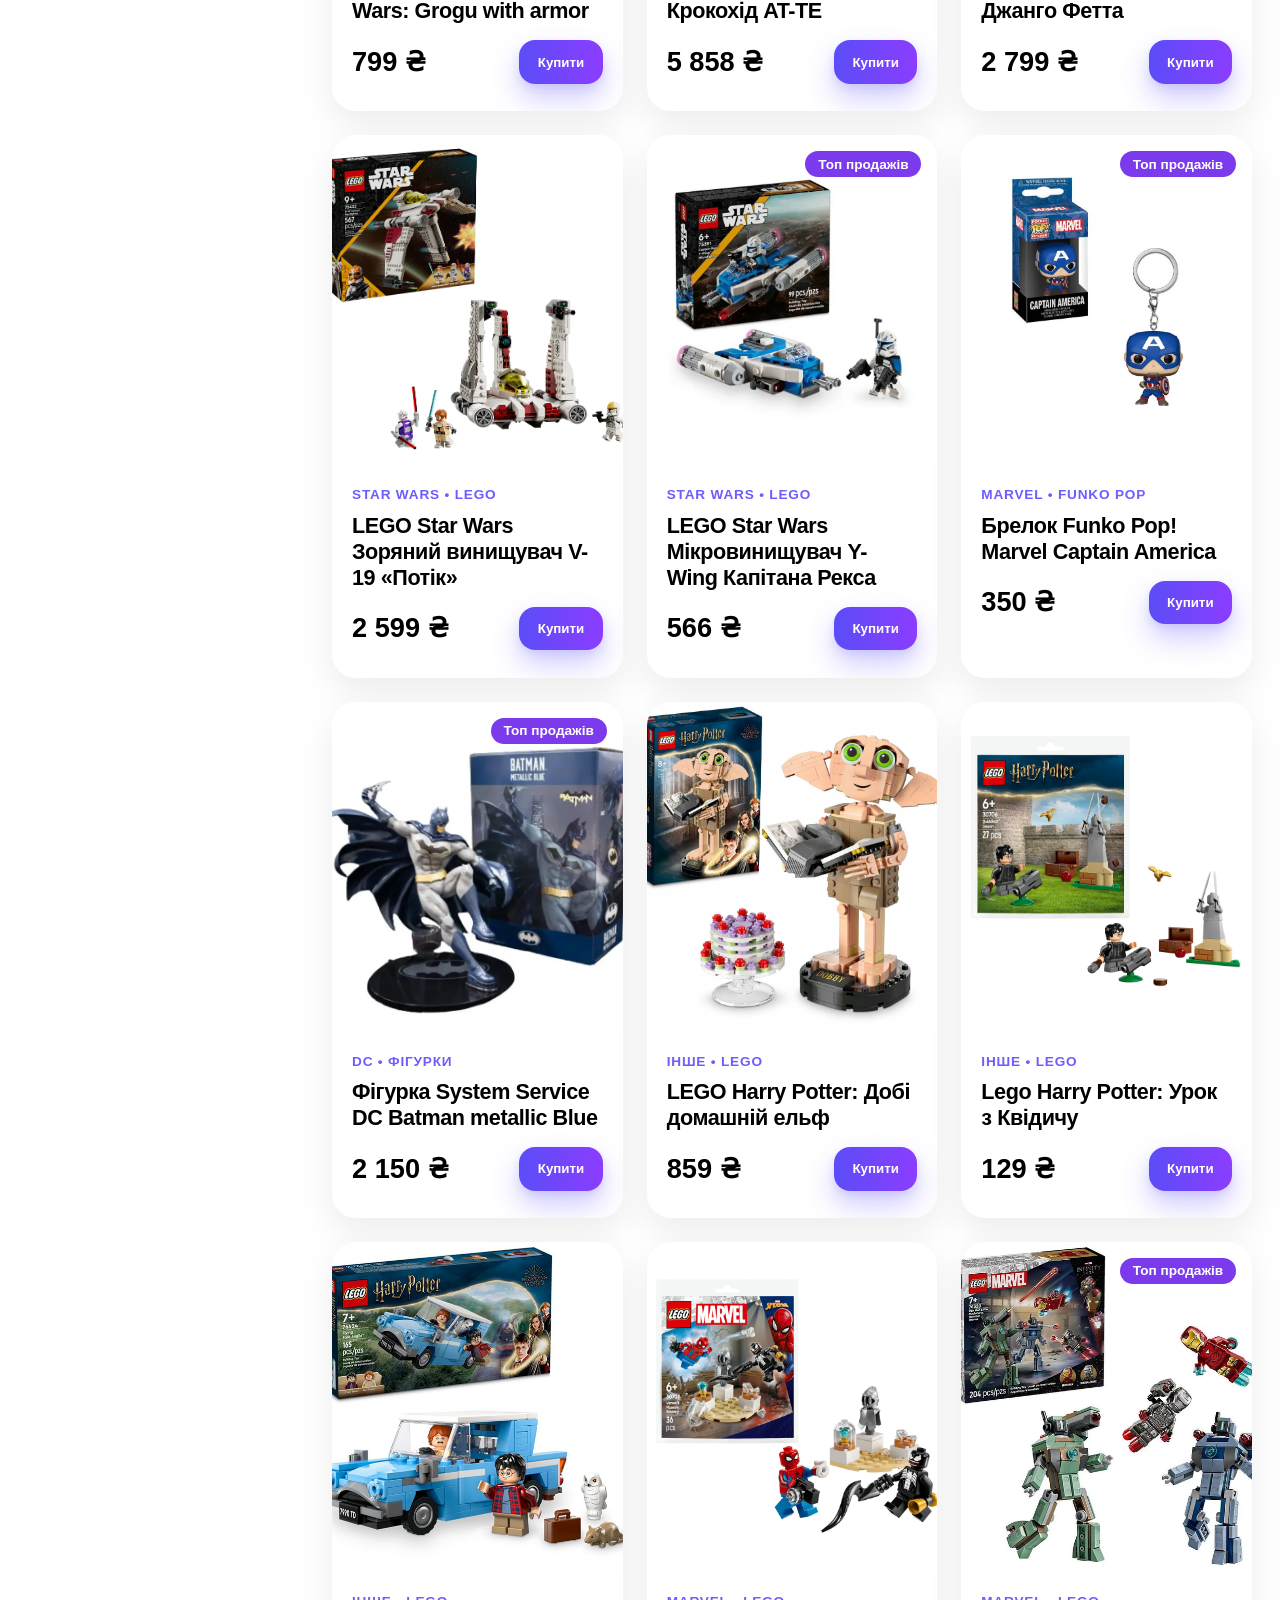
<file: html/shop.html>
<!doctype html>
<html lang="uk">
<head>
  <meta charset="utf-8" />
  <meta name="viewport" content="width=device-width,initial-scale=1" />
  <title>Каталог товарів — GEEK STORE</title>
  <link rel="icon" type="image/png" href="../assets/icons/flash.png">
  <link src="../js/theme-preload.js">
  <link rel="stylesheet" href="../css/variables.css">
  <link rel="stylesheet" href="../css/global.css">
  <link rel="stylesheet" href="../css/shop.css">
  <link rel="stylesheet" href="../css-dark-theme/header-footer-dark.css">
  <link rel="stylesheet" href="../css-dark-theme/shop-dark-theme.css">

</head>

<body>

<!-- Header -->
<nav class="header">
  <div class="container header-container">
    <a href="../index.html" class="logo" aria-label="GEEK STORE">
      <span class="logo-icon" aria-hidden="true">
        <img class="logo-icon__img" src="../assets/icons/flash.png" alt="">
      </span>
      <span class="logo-text">GEEK STORE</span>
      <span class="logo-badge">Ukraine</span>
    </a>

    <div class="nav-links">
      <a href="../index.html" class="nav-link">Головна</a>
      <a href="#" class="nav-link active">Каталог</a>
      <a href="about.html" class="nav-link">Про нас</a>
      <a href="stores.html" class="nav-link">Магазини</a>
      <a href="contact.html" class="nav-link">Контакти</a>
    </div>

    <div class="header-actions">
      <!-- Theme toggle -->
      <button class="theme-toggle" aria-label="Перемикач теми">
      <img
        src="../assets/icons/half-moon.png"
        alt="Dark mode"
        class="theme-icon theme-icon--moon"
      >
      <img
        src="../assets/icons/sun.png"
        alt="Light mode"
        class="theme-icon theme-icon--sun"
      >
    </button>


      <!-- Account -->
      <a href="account.html" class="account" aria-label="Особистий кабінет">
        <img src="../assets/icons/user.png" class="account-icon account-icon--black">
        <img src="../assets/icons/user-white.png" class="account-icon account-icon--white">
      </a>


      <!-- Cart -->
      <a href="cart.html" class="cart" aria-label="Кошик">
        <img src="../assets/icons/shopping-cart-black.png" class="cart-icon cart-icon--black" alt="">
        <img src="../assets/icons/shopping-cart-white.png" class="cart-icon cart-icon--white" alt="">
        <span class="cart-badge" id="cartBadge" hidden>0</span>
      </a>
    </div>
  </div>
</nav>


  <!-- HERO -->
<header class="shop-hero">
  <div class="hero-grain"></div>

  <div class="shop-hero__inner">
    <h1 class="shop-hero__title">
      <span class="accent">Каталог товарів</span>
    </h1>

    <p class="shop-hero__desc">
      Знайди улюблені товари з світів Marvel, Star Wars, DC та багато іншого.
      Понад 850 унікальних товарів для справжніх фанатів.
    </p>

    <form class="shop-search" id="searchForm" autocomplete="off">
      <span class="shop-search__icon" aria-hidden="true">
        <!-- search icon -->
        <svg viewBox="0 0 24 24">
          <circle cx="11" cy="11" r="7"></circle>
          <path d="M20 20l-3.5-3.5"></path>
        </svg>
      </span>

      <input
        class="shop-search__input"
        id="searchInput"
        type="search"
        placeholder="Шукай товари, персонажів, серії..."
      />
    </form>
  </div>
</header>

  <!-- UNIVERSES -->
  <section class="universe-pills">
    <div class="shop-container">
      <h2 class="universe-pills__title">Обирай всесвіт</h2>

      <div class="pill-row" id="universeRow">
        <!-- pills injected by JS -->
      </div>
    </div>
  </section>

  <!-- MAIN -->
  <main class="shop-main">
    <div class="shop-container">
      <div class="shop-layout">

        <!-- SIDEBAR -->
        <aside class="filters">
          <div class="filters__head">
            <span class="filters__icon" aria-hidden="true">
              <!-- funnel icon -->
              <svg viewBox="0 0 24 24">
                <path d="M3 5h18l-7 8v5l-4 2v-7L3 5z"></path>
              </svg>
            </span>
            <h3>Фільтри</h3>
          </div>

          <div class="filters__section">
            <div class="filters__label">КАТЕГОРІЇ</div>

            <div class="filters__list" id="categoryList">
              <!-- categories injected by JS -->
            </div>
          </div>

          <div class="filters__divider"></div>

          <div class="help-card">
            <h4>Потрібна допомога?</h4>
            <p>Наші експерти допоможуть знайти ідеальний товар</p>
            <a href="contact.html" class="help-card__btn">Зв’язатися</a>
          </div>
        </aside>

        <!-- CONTENT -->
        <section class="results">

          <div class="results-top">
            <div class="results-top__count">
              Знайдено товарів: <strong id="foundCount">0</strong>
            </div>

            <div class="results-top__view">
              <button class="view-btn is-active" type="button" aria-label="Grid view">
                <svg viewBox="0 0 24 24">
                  <path d="M4 4h7v7H4zM13 4h7v7h-7zM4 13h7v7H4zM13 13h7v7h-7z"></path>
                </svg>
              </button>
              <button class="view-btn" type="button" aria-label="List view (soon)">
                <svg viewBox="0 0 24 24">
                  <path d="M8 6h13M8 12h13M8 18h13"></path>
                  <path d="M4 6h.01M4 12h.01M4 18h.01"></path>
                </svg>
              </button>
            </div>
          </div>

          <div class="products-grid" id="productsGrid">
            <!-- product cards injected by JS -->
          </div>

          <div class="empty-state" id="emptyState" hidden>
            <strong>Нічого не знайдено</strong>
            <p>Спробуй змінити фільтри або пошуковий запит.</p>
            <button class="reset-btn" type="button" id="resetBtn">Скинути фільтри</button>
          </div>

        </section>
      </div>
    </div>
  </main>

<!-- Footer -->
<footer class="footer">
  <div class="container footer-container">
    <div class="footer-grid">
      <!-- Company Info -->
      <div class="footer-company">
        <div class="footer-logo">GEEK STORE</div>
        <p class="footer-text">
          Найбільший магазин гік-культури в Україні. Marvel, Star Wars, DC та багато іншого.
        </p>
        <div class="footer-socials">
          <a href="#" class="social-icon">
          <img src="../assets/icons/facebook (1).png" alt="Facebook">
          </a>
          <a href="#" class="social-icon">
          <img src="../assets/icons/instagram (1).png" alt="Instagram">
          </a>
          <a href="#" class="social-icon">
          <img src="../assets/icons/telegram (2).png" alt="Telegram">
          </a>
          <a href="#" class="social-icon">
          <img src="../assets/icons/youtube (2).png" alt="YouTube">
          </a>
        </div>
      </div>

      <!-- Quick Links -->
      <div class="footer-section">
        <h3>Навігація</h3>
        <ul>
          <li><a href="index.html">Головна</a></li>
          <li><a href="#">Каталог</a></li>
          <li><a href="about.html">Про нас</a></li>
          <li><a href="stores.html">Магазини</a></li>
          <li><a href="contact.html">Контакти</a></li>
        </ul>
      </div>

      <!-- Categories -->
      <div class="footer-section">
        <h3>Категорії</h3>
        <ul>
          <li><a href="shop.html">LEGO</a></li>
          <li><a href="shop.html">Funko Pop</a></li>
          <li><a href="shop.html">Постери</a></li>
          <li><a href="shop.html">Комікси</a></li>
          <li><a href="shop.html">Ексклюзиви</a></li>
        </ul>
      </div>

      <!-- Customer Service -->
      <div class="footer-section">
        <h3>Підтримка</h3>
        <ul>
          <li><a href="#">Доставка та оплата</a></li>
          <li><a href="#">Повернення товару</a></li>
          <li><a href="#">Гарантія</a></li>
          <li><a href="#">Часті питання</a></li>
          <li><a href="#">Політика конфіденційності</a></li>
        </ul>
      </div>
    </div>

    <div class="footer-bottom">
      <p>&copy; 2026 GEEK STORE. Всі права захищені.</p>
      <p>Зроблено з ❤️ для українських гіків</p>
    </div>
  </div>
</footer>

  <script src="../js/shop.js" defer></script>
  <script src="../js/theme-toggle.js"></script>
  <script src="../js/cart-badge.js"></script>

  <!-- ===== PRODUCT MODAL (place before </body>) ===== -->
<div class="pmodal" id="productModal" aria-hidden="true">
  <div class="pmodal__overlay" data-close="modal"></div>

  <div class="pmodal__dialog" role="dialog" aria-modal="true" aria-labelledby="pmodalTitle">
    <button class="pmodal__close" type="button" aria-label="Закрити" data-close="modal">
      <svg viewBox="0 0 24 24" aria-hidden="true">
        <path d="M18 6L6 18"></path>
        <path d="M6 6l12 12"></path>
      </svg>
    </button>

    <div class="pmodal__grid">
      <div class="pmodal__media">
        <img id="pmodalImage" alt="">
      </div>

      <div class="pmodal__info">
        <div class="pmodal__pills" id="pmodalPills"></div>

        <h2 class="pmodal__title" id="pmodalTitle"></h2>

        <div class="pmodal__rating">
          <div class="pmodal__stars" id="pmodalStars" aria-hidden="true"></div>
          <div class="pmodal__ratingText" id="pmodalRatingText"></div>
        </div>

        <div class="pmodal__priceRow">
          <div class="pmodal__price" id="pmodalPrice"></div>
          <div class="pmodal__stock" id="pmodalStock"></div>
        </div>

       <div class="pmodal__actions">
  <button class="pmodal__add" type="button" id="pmodalAdd">
    <svg viewBox="0 0 24 24" aria-hidden="true">
      <path d="M6 6h15l-2 9H7L6 6z"></path>
      <path d="M6 6l-2-2"></path>
      <path d="M9 20h.01"></path>
      <path d="M17 20h.01"></path>
    </svg>
    Додати в кошик
  </button>
</div>
        <div class="pmodal__divider"></div>

        <h3 class="pmodal__h">Опис товару</h3>
        <p class="pmodal__desc" id="pmodalDesc"></p>

        <h3 class="pmodal__h">Характеристики:</h3>
        <ul class="pmodal__specs" id="pmodalSpecs"></ul>

        <div class="pmodal__benefits" id="pmodalBenefits"></div>
      </div>
    </div>
  </div>
</div>
<!-- ===== /PRODUCT MODAL ===== -->

<div class="toast-container" id="toastContainer"></div>

</body>
</html>
</file>
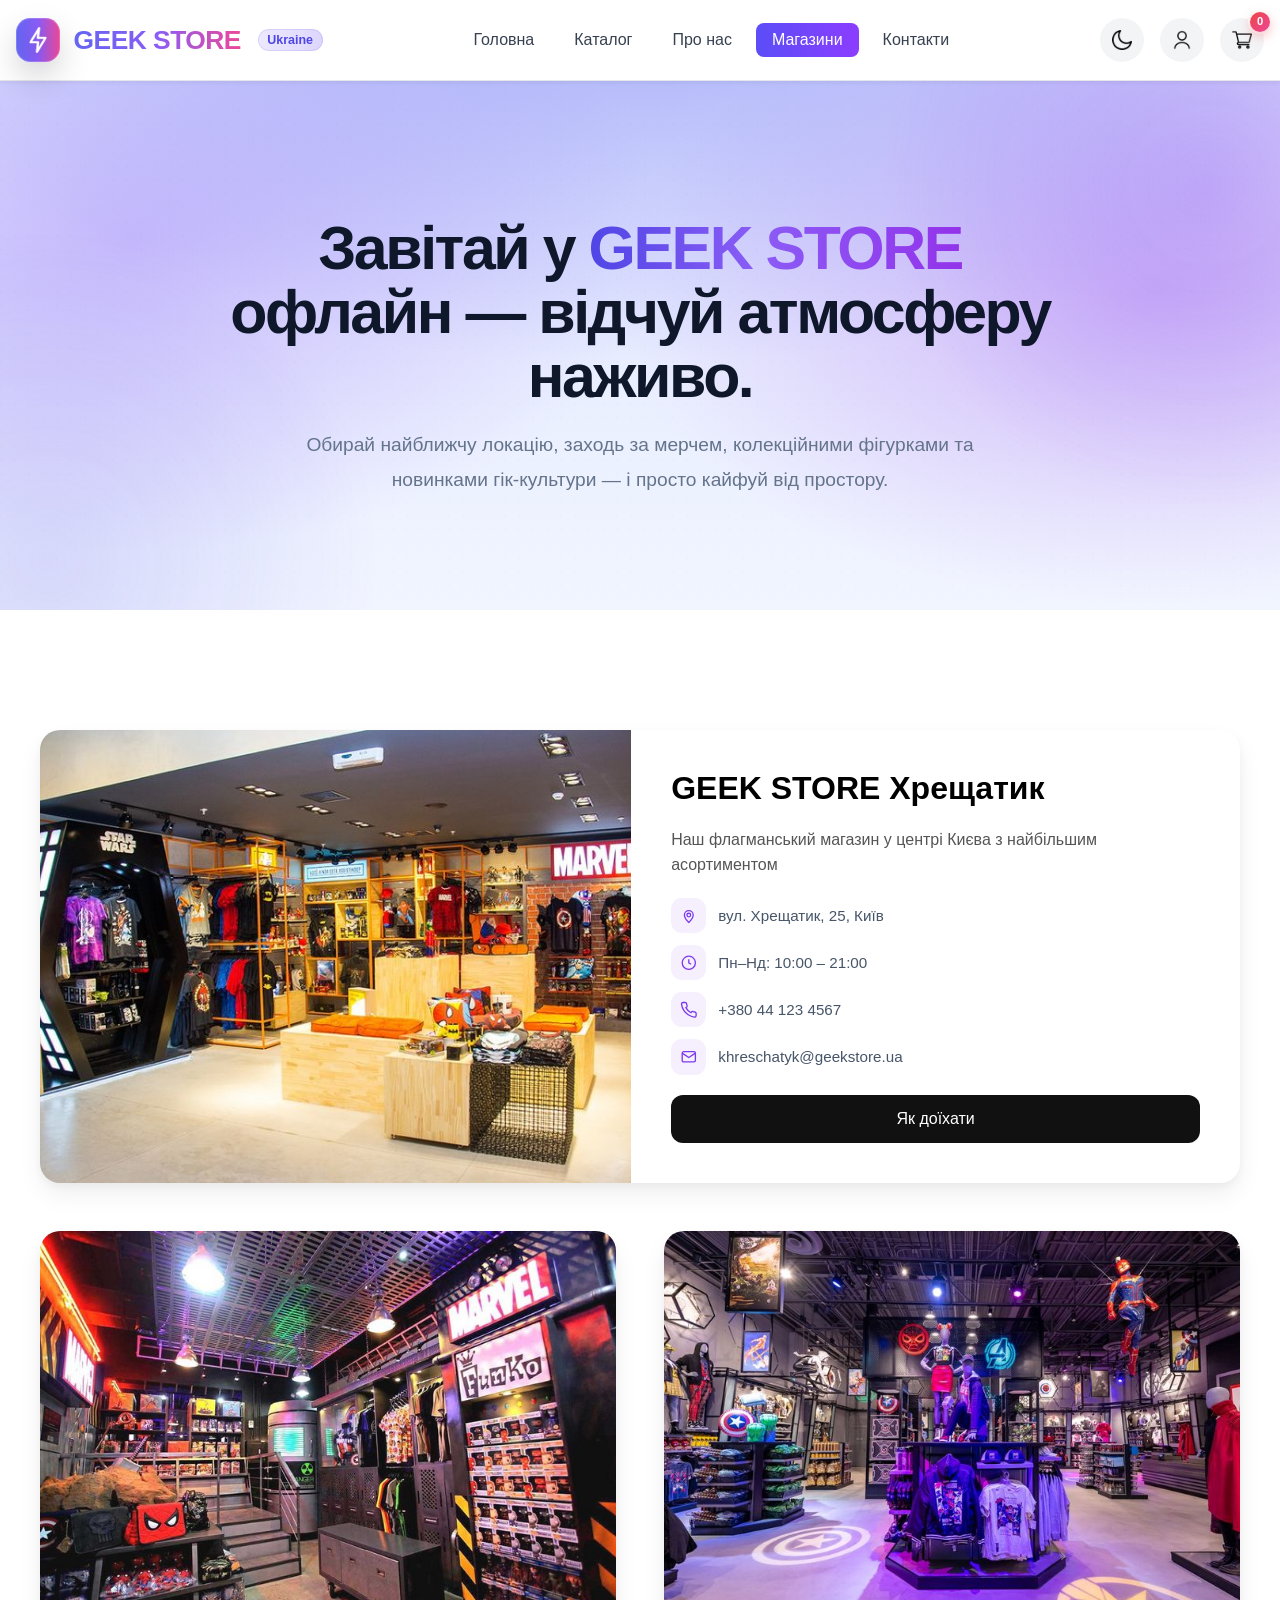
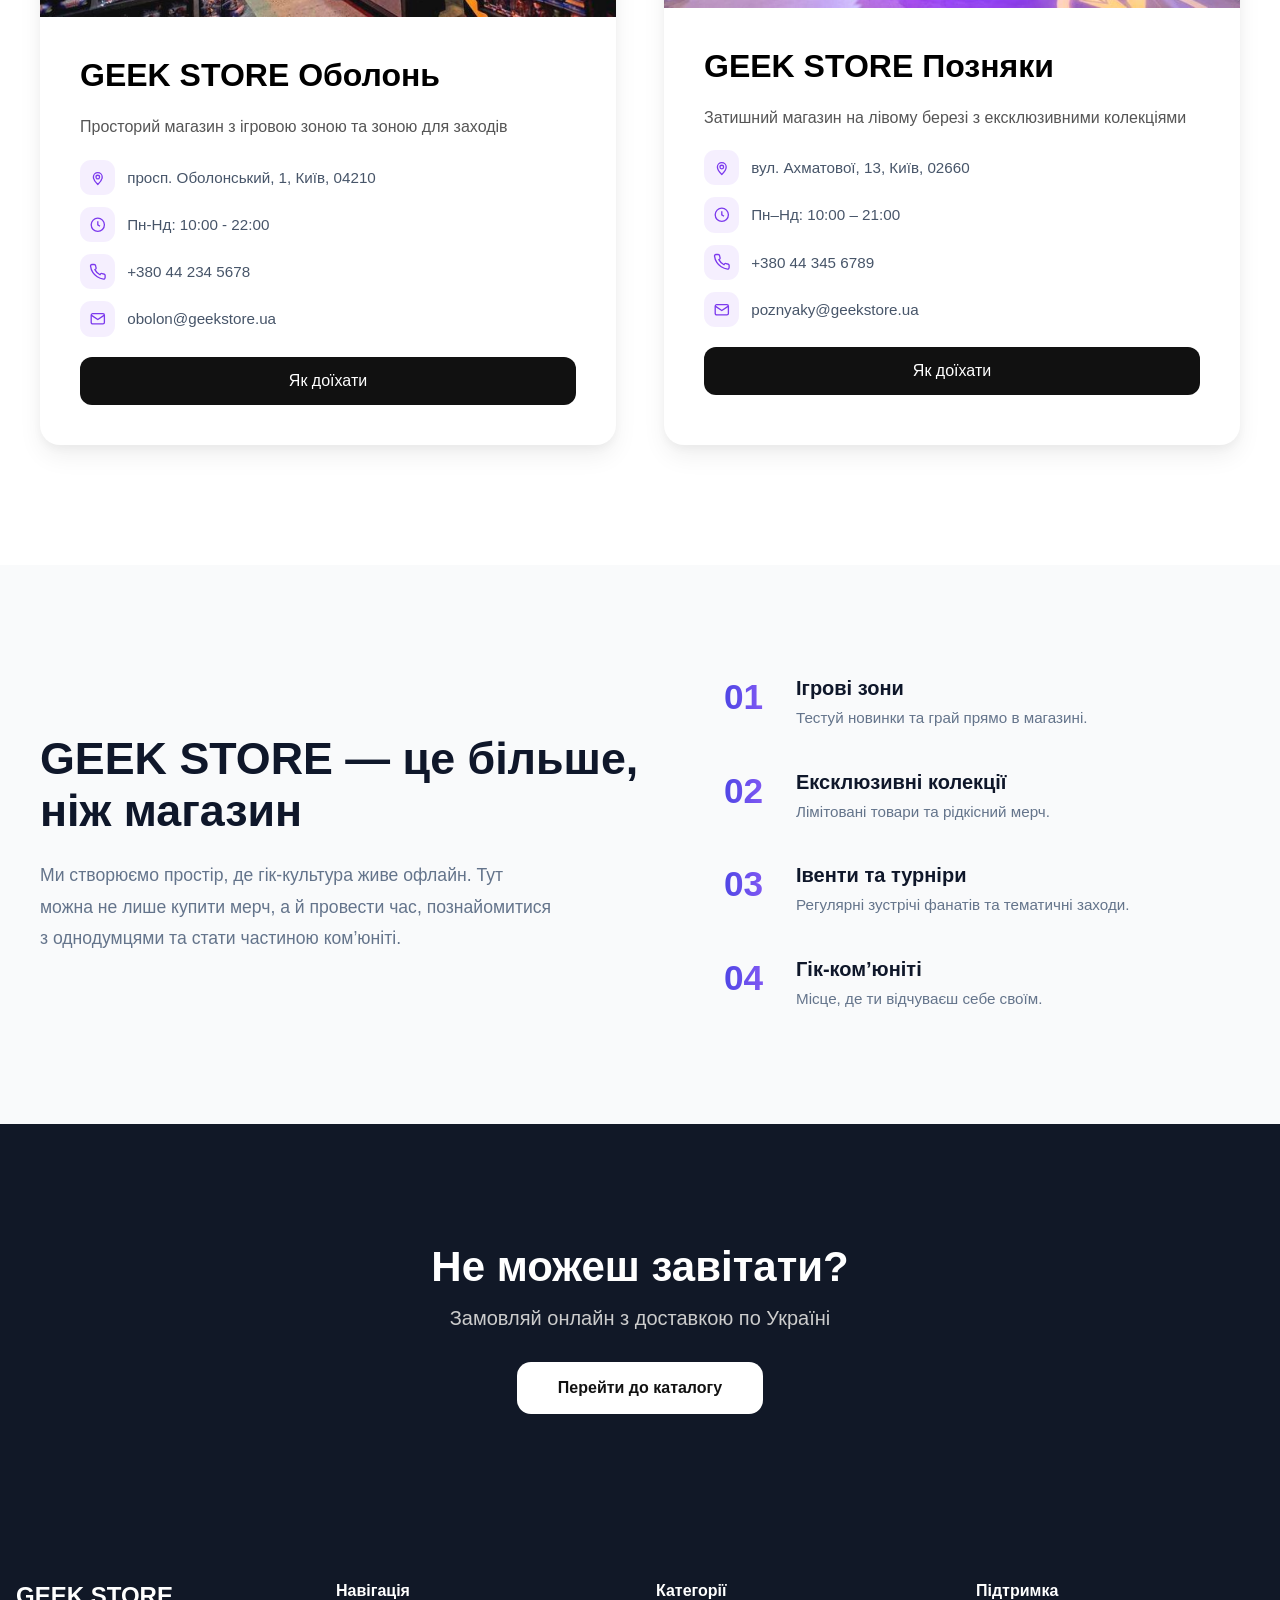
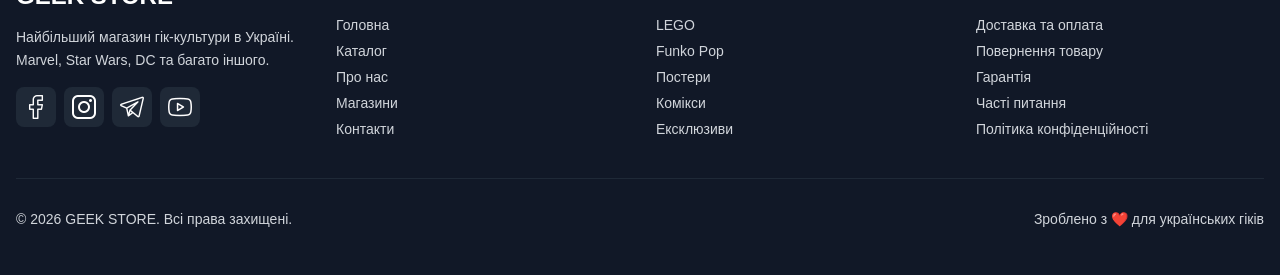
<file: html/stores.html>
<!DOCTYPE html>
<html lang="uk">
<head>
  <meta charset="UTF-8" />
  <title>Наші магазини</title>
  <link rel="icon" type="image/png" href="../assets/icons/flash.png">
  <link src="../js/theme-preload.js">
  <link rel="stylesheet" href="../css/variables.css">
  <link rel="stylesheet" href="../css/global.css">
  <link rel="stylesheet" href="../css/stores.css">
  <link rel="stylesheet" href="../css-dark-theme/header-footer-dark.css">
  <link rel="stylesheet" href="../css-dark-theme/stores-dark-theme.css">

</head>
<body>

<!-- Header -->
<nav class="header">
  <div class="container header-container">
    <a href="../index.html" class="logo" aria-label="GEEK STORE">
      <span class="logo-icon" aria-hidden="true">
        <img class="logo-icon__img" src="../assets/icons/flash.png" alt="">
      </span>
      <span class="logo-text">GEEK STORE</span>
      <span class="logo-badge">Ukraine</span>
    </a>

    <div class="nav-links">
      <a href="../index.html" class="nav-link">Головна</a>
      <a href="shop.html" class="nav-link">Каталог</a>
      <a href="about.html" class="nav-link">Про нас</a>
      <a href="#" class="nav-link active">Магазини</a>
      <a href="contact.html" class="nav-link">Контакти</a>
    </div>

    <div class="header-actions">
      <!-- Theme toggle -->
      <!-- Theme toggle -->
      <button class="theme-toggle" aria-label="Перемикач теми">
      <img
        src="../assets/icons/half-moon.png"
        alt="Dark mode"
        class="theme-icon theme-icon--moon"
      >
      <img
        src="../assets/icons/sun.png"
        alt="Light mode"
        class="theme-icon theme-icon--sun"
      >
    </button>


      <!-- Account -->
      <a href="account.html" class="account" aria-label="Особистий кабінет">
        <img src="../assets/icons/user.png" class="account-icon account-icon--black">
        <img src="../assets/icons/user-white.png" class="account-icon account-icon--white">
      </a>


      <!-- Cart -->
      <a href="cart.html" class="cart" aria-label="Кошик">
        <img src="../assets/icons/shopping-cart-black.png" class="cart-icon cart-icon--black" alt="">
        <img src="../assets/icons/shopping-cart-white.png" class="cart-icon cart-icon--white" alt="">
        <span class="cart-badge" id="cartBadge" hidden>0</span>
      </a>
    </div>
  </div>
</nav>

<!-- HERO -->
<section class="stores-hero-v2">
  <div class="hero-grain"></div>

  <div class="stores-hero-content">

    <h1>
      Завітай у <span class="accent">GEEK STORE</span><br>
      офлайн — відчуй атмосферу наживо.
    </h1>

    <p>
      Обирай найближчу локацію, заходь за мерчем, колекційними фігурками та
      новинками гік-культури — і просто кайфуй від простору.
    </p>
  </div>
</section>


<!-- STORES -->
<section class="stores-section">
  <div class="stores-grid">

    <!-- STORE 1 -->
    <div class="store-card store-card--wide">
      <div class="store-image">
        <img src="../assets/stores-page-images/geek-store.jpg" alt="">
      </div>
      <div class="store-content">
        <h2>GEEK STORE Хрещатик</h2>
        <p class="store-desc">
          Наш флагманський магазин у центрі Києва з найбільшим асортиментом
        </p>

        <ul class="store-info">
          <li>
            <span class="store-icon">
              <!-- Location -->
              <svg viewBox="0 0 24 24" fill="none" stroke="currentColor" stroke-width="1.8">
                <path d="M12 21s-6-5.4-6-10a6 6 0 1 1 12 0c0 4.6-6 10-6 10z"/>
                <circle cx="12" cy="11" r="2.5"/>
              </svg>
            </span>
            вул. Хрещатик, 25, Київ
          </li>

          <li>
            <span class="store-icon">
              <!-- Clock -->
              <svg viewBox="0 0 24 24" fill="none" stroke="currentColor" stroke-width="1.8">
                <circle cx="12" cy="12" r="9"/>
                <path d="M12 7v5l3 2"/>
              </svg>
            </span>
            Пн–Нд: 10:00 – 21:00
          </li>

          <li>
            <span class="store-icon">
              <!-- Phone -->
              <svg viewBox="0 0 24 24" fill="none" stroke="currentColor" stroke-width="1.8">
                <path d="M22 16.9v3a2 2 0 0 1-2.2 2 19.8 19.8 0 0 1-8.6-3.1 19.5 19.5 0 0 1-6-6A19.8 19.8 0 0 1 2.1 4.2 2 2 0 0 1 4 2h3a2 2 0 0 1 2 1.7c.1.8.3 1.6.6 2.3a2 2 0 0 1-.4 2.1L8 9a16 16 0 0 0 7 7l.9-1.2a2 2 0 0 1 2.1-.4c.7.3 1.5.5 2.3.6A2 2 0 0 1 22 16.9z"/>
              </svg>
            </span>
            +380 44 123 4567
          </li>

          <li>
            <span class="store-icon">
              <!-- Mail -->
              <svg viewBox="0 0 24 24" fill="none" stroke="currentColor" stroke-width="1.8">
                <rect x="3" y="5" width="18" height="14" rx="2"/>
                <path d="M3 7l9 6 9-6"/>
              </svg>
            </span>
            khreschatyk@geekstore.ua
          </li>
        </ul>


        <button class="store-btn store-route-btn" data-dest="вул. Хрещатик, 25, Київ">Як доїхати</button>
      </div>
    </div>

    <!-- STORE 2 -->
    <div class="store-card">
      <div class="store-image">
        <img src="../assets/stores-page-images/second-store.jpg" alt="">
      </div>
      <div class="store-content">
        <h2>GEEK STORE Оболонь</h2>
        <p class="store-desc">
          Просторий магазин з ігровою зоною та зоною для заходів
        </p>

        <ul class="store-info">
          <li>
            <span class="store-icon">
              <!-- Location -->
              <svg viewBox="0 0 24 24" fill="none" stroke="currentColor" stroke-width="1.8">
                <path d="M12 21s-6-5.4-6-10a6 6 0 1 1 12 0c0 4.6-6 10-6 10z"/>
                <circle cx="12" cy="11" r="2.5"/>
              </svg>
            </span>
            просп. Оболонський, 1, Київ, 04210
          </li>

          <li>
            <span class="store-icon">
              <!-- Clock -->
              <svg viewBox="0 0 24 24" fill="none" stroke="currentColor" stroke-width="1.8">
                <circle cx="12" cy="12" r="9"/>
                <path d="M12 7v5l3 2"/>
              </svg>
            </span>
            Пн-Нд: 10:00 - 22:00
          </li>

          <li>
            <span class="store-icon">
              <!-- Phone -->
              <svg viewBox="0 0 24 24" fill="none" stroke="currentColor" stroke-width="1.8">
                <path d="M22 16.9v3a2 2 0 0 1-2.2 2 19.8 19.8 0 0 1-8.6-3.1 19.5 19.5 0 0 1-6-6A19.8 19.8 0 0 1 2.1 4.2 2 2 0 0 1 4 2h3a2 2 0 0 1 2 1.7c.1.8.3 1.6.6 2.3a2 2 0 0 1-.4 2.1L8 9a16 16 0 0 0 7 7l.9-1.2a2 2 0 0 1 2.1-.4c.7.3 1.5.5 2.3.6A2 2 0 0 1 22 16.9z"/>
              </svg>
            </span>
            +380 44 234 5678
          </li>

          <li>
            <span class="store-icon">
              <!-- Mail -->
              <svg viewBox="0 0 24 24" fill="none" stroke="currentColor" stroke-width="1.8">
                <rect x="3" y="5" width="18" height="14" rx="2"/>
                <path d="M3 7l9 6 9-6"/>
              </svg>
            </span>
            obolon@geekstore.ua
          </li>
        </ul>

        <button class="store-btn store-route-btn" data-dest="просп. Оболонський, 1, Київ, 04210">Як доїхати</button>
      </div>
    </div>

    <!-- STORE 3 -->
    <div class="store-card">
      <div class="store-image">
        <img src="../assets/stores-page-images/third-store.jpg" alt="">
      </div>
      <div class="store-content">
        <h2>GEEK STORE Позняки</h2>
        <p class="store-desc">
          Затишний магазин на лівому березі з ексклюзивними колекціями
        </p>

        <ul class="store-info">
          <li>
            <span class="store-icon">
              <!-- Location -->
              <svg viewBox="0 0 24 24" fill="none" stroke="currentColor" stroke-width="1.8">
                <path d="M12 21s-6-5.4-6-10a6 6 0 1 1 12 0c0 4.6-6 10-6 10z"/>
                <circle cx="12" cy="11" r="2.5"/>
              </svg>
            </span>
            вул. Ахматової, 13, Київ, 02660
          </li>

          <li>
            <span class="store-icon">
              <!-- Clock -->
              <svg viewBox="0 0 24 24" fill="none" stroke="currentColor" stroke-width="1.8">
                <circle cx="12" cy="12" r="9"/>
                <path d="M12 7v5l3 2"/>
              </svg>
            </span>
            Пн–Нд: 10:00 – 21:00
          </li>

          <li>
            <span class="store-icon">
              <!-- Phone -->
              <svg viewBox="0 0 24 24" fill="none" stroke="currentColor" stroke-width="1.8">
                <path d="M22 16.9v3a2 2 0 0 1-2.2 2 19.8 19.8 0 0 1-8.6-3.1 19.5 19.5 0 0 1-6-6A19.8 19.8 0 0 1 2.1 4.2 2 2 0 0 1 4 2h3a2 2 0 0 1 2 1.7c.1.8.3 1.6.6 2.3a2 2 0 0 1-.4 2.1L8 9a16 16 0 0 0 7 7l.9-1.2a2 2 0 0 1 2.1-.4c.7.3 1.5.5 2.3.6A2 2 0 0 1 22 16.9z"/>
              </svg>
            </span>
            +380 44 345 6789
          </li>

          <li>
            <span class="store-icon">
              <!-- Mail -->
              <svg viewBox="0 0 24 24" fill="none" stroke="currentColor" stroke-width="1.8">
                <rect x="3" y="5" width="18" height="14" rx="2"/>
                <path d="M3 7l9 6 9-6"/>
              </svg>
            </span>
            poznyaky@geekstore.ua
          </li>
        </ul>

        <button class="store-btn store-route-btn" data-dest="вул. Ахматової, 13, Київ, 02660">Як доїхати</button>
      </div>
    </div>

  </div>
</section>

<section class="why-experience reveal">
  <div class="why-experience-inner">

    <div class="why-left reveal delay-1">
      <h2>GEEK STORE — це більше, ніж магазин</h2>
      <p>
        Ми створюємо простір, де гік-культура живе офлайн.
        Тут можна не лише купити мерч, а й провести час,
        познайомитися з однодумцями та стати частиною ком’юніті.
      </p>
    </div>

    <div class="why-right">
      <div class="why-item reveal delay-1">
        <span>01</span>
        <div>
          <h3>Ігрові зони</h3>
          <p>Тестуй новинки та грай прямо в магазині.</p>
        </div>
      </div>

      <div class="why-item reveal delay-2">
        <span>02</span>
        <div>
          <h3>Ексклюзивні колекції</h3>
          <p>Лімітовані товари та рідкісний мерч.</p>
        </div>
      </div>

      <div class="why-item reveal delay-3">
        <span>03</span>
        <div>
          <h3>Івенти та турніри</h3>
          <p>Регулярні зустрічі фанатів та тематичні заходи.</p>
        </div>
      </div>

      <div class="why-item reveal delay-4">
        <span>04</span>
        <div>
          <h3>Гік-ком’юніті</h3>
          <p>Місце, де ти відчуваєш себе своїм.</p>
        </div>
      </div>
    </div>

  </div>
</section>



<!-- CTA -->
<section class="stores-cta">
  <h2>Не можеш завітати?</h2>
  <p>Замовляй онлайн з доставкою по Україні</p>
  <a href="shop.html" class="cta-btn">Перейти до каталогу</a>
</section>

<!-- Footer -->
<footer class="footer">
  <div class="container footer-container">
    <div class="footer-grid">
      <!-- Company Info -->
      <div class="footer-company">
        <div class="footer-logo">GEEK STORE</div>
        <p class="footer-text">
          Найбільший магазин гік-культури в Україні. Marvel, Star Wars, DC та багато іншого.
        </p>
        <div class="footer-socials">
          <a href="#" class="social-icon">
          <img src="../assets/icons/facebook (1).png" alt="Facebook">
          </a>
          <a href="#" class="social-icon">
          <img src="../assets/icons/instagram (1).png" alt="Instagram">
          </a>
          <a href="#" class="social-icon">
          <img src="../assets/icons/telegram (2).png" alt="Telegram">
          </a>
          <a href="#" class="social-icon">
          <img src="../assets/icons/youtube (2).png" alt="YouTube">
          </a>
        </div>
      </div>

      <!-- Quick Links -->
      <!-- Quick Links -->
      <div class="footer-section">
        <h3>Навігація</h3>
        <ul>
          <li><a href="index.html">Головна</a></li>
          <li><a href="shop.html">Каталог</a></li>
          <li><a href="about.html">Про нас</a></li>
          <li><a href="#">Магазини</a></li>
          <li><a href="contact.html">Контакти</a></li>
        </ul>
      </div>

      <!-- Categories -->
      <div class="footer-section">
        <h3>Категорії</h3>
        <ul>
          <li><a href="shop.html">LEGO</a></li>
          <li><a href="shop.html">Funko Pop</a></li>
          <li><a href="shop.html">Постери</a></li>
          <li><a href="shop.html">Комікси</a></li>
          <li><a href="shop.html">Ексклюзиви</a></li>
        </ul>
      </div>

      <!-- Customer Service -->
      <div class="footer-section">
        <h3>Підтримка</h3>
        <ul>
          <li><a href="#">Доставка та оплата</a></li>
          <li><a href="#">Повернення товару</a></li>
          <li><a href="#">Гарантія</a></li>
          <li><a href="#">Часті питання</a></li>
          <li><a href="#">Політика конфіденційності</a></li>
        </ul>
      </div>
    </div>

    <div class="footer-bottom">
      <p>&copy; 2026 GEEK STORE. Всі права захищені.</p>
      <p>Зроблено з ❤️ для українських гіків</p>
    </div>
  </div>
</footer>

<script src="../js/theme-toggle.js"></script>
<script src="../js/reval-on-scroll.js"> </script>
<script src="../js/stores.js"></script>
<script src="../js/cart-badge.js"></script>


</body>
</html>
</file>
<file: css/variables.css>
:root {
  --primary: #6366f1;
  --secondary: #a855f7;
  --pink: #ec4899;
  --dark: #111827;
  --gray: #6b7280;
}
</file>
<file: css/global.css>
* {
  margin: 0;
  padding: 0;
  box-sizing: border-box;
  font-family: 'Montserrat', sans-serif;
}


html.theme-transition body,
html.theme-transition body *,
html.theme-transition body *::before,
html.theme-transition body *::after{
  transition:
    background-color .18s ease,
    color .18s ease,
    border-color .18s ease,
    fill .18s ease,
    stroke .18s ease !important;
}

html,
body{
  background: #fff;
}

html.dark,
html.dark body{
  background: #0b1020;
}

html{
  background: #fff;
  color-scheme: light;
}

html.dark{
  background: #0b1020;
  color-scheme: dark;
}

body{
  background: #fff;
}

html.dark body{
  background: #0b1020;
}

/* === Header === */
.header {
  position: sticky;
  top: 0;
  z-index: 50;
  background: white;
  border-bottom: 1px solid #e5e7eb;
  box-shadow: 0 2px 4px rgba(0,0,0,0.05);
}

.header-container {
  max-width: 1280px;
  margin: 0 auto;
  padding: 0 16px;
  height: 80px;
  display: flex;
  justify-content: space-between;
  align-items: center;
}

/* Logo */
.logo{
  display:flex;
  align-items:center;
  gap: .85rem;
  font-weight: 800;
  text-decoration:none;
  line-height: 1;
}

.logo-icon{
  width: 2.75rem;
  height: 2.75rem;
  border-radius: .9rem;
  padding: .55rem;

  display: grid;
  place-items: center;

  background: linear-gradient(90deg, #6366f1, #8b5cf6, #ec4899);
  box-shadow:
    0 .9rem 2rem rgba(2,6,23,.16),
    inset 0 0 0 1px rgba(255,255,255,.18);
}

.logo-icon__img{
  width: 100%;
  height: 100%;
  object-fit: contain;
  display:block;
  /* якщо png темний/неідеальний — прибери filter */
  filter: drop-shadow(0 6px 10px rgba(0,0,0,.18));
}

.logo-text{
  font-size: 1.65rem;      /* трохи більше */
  letter-spacing: -0.02em;
  background: linear-gradient(90deg, #6366f1, #8b5cf6, #ec4899);
  -webkit-background-clip: text;
  -webkit-text-fill-color: transparent;
}

.logo-badge{
  margin-left: .2rem;
  padding: .32rem .6rem;
  border-radius: 9999px;
  font-size: .78rem;
  font-weight: 650;

  background: linear-gradient(90deg, #ede9fe, #ddd6fe);
  color: #4f46e5;
  box-shadow: inset 0 0 0 1px rgba(79,70,229,.12);
}

/* Navigation Links */
.nav-links {
  display: flex;
  gap: 0.5rem;
}

.nav-link {
  padding: 0.5rem 1rem;
  border-radius: 0.5rem;
  text-decoration: none;
  color: #374151;
  transition: all 0.3s;
}

.nav-link:hover {
  background: #f3f4f6;
}

.nav-link.active {
  background: linear-gradient(90deg,#5b4df7,#8b3dff);
  color: white;
  font-weight: 500;
}

/* Header Actions */
.header-actions {
  display: flex;
  align-items: center;
  gap: 1rem;
}

.cart {
  position: relative;
  width: 44px;
  height: 44px;
  border-radius: 9999px;
  background: #f3f4f6;

  display: flex;
  align-items: center;
  justify-content: center;

  transition: background 0.3s, transform 0.2s;
}

.cart{
  position: relative;
}

.cart-badge{
  position: absolute;
  top: -0.35rem;
  right: -0.35rem;

  min-width: 1.2rem;
  height: 1.2rem;
  padding: 0 0.3rem;

  display: inline-flex;
  align-items: center;
  justify-content: center;

  border-radius: 999px;

  background: linear-gradient(135deg, #ef4444, #ec4899);
  color: #fff;

  font-size: 0.7rem;
  font-weight: 700;
  line-height: 1;

  box-shadow:
    0 0.25rem 0.75rem rgba(239,68,68,0.35),
    0 0 0 0.125rem #fff;

  pointer-events: none;
  user-select: none;
}

.cart:hover {
  background: #e0e7ff;
  transform: translateY(-2px);
}

.cart-icon {
  position: absolute;
  width: 20px;
  height: 20px;
  transition: opacity 0.25s ease, transform 0.25s ease;
}

/* default — black */
.cart-icon--black {
  opacity: 1;
  transform: scale(1);
}

.cart-icon--white {
  opacity: 0;
  transform: scale(0.7);
}

/* dark theme */
body.dark .cart-icon--black {
  opacity: 0;
  transform: scale(0.7);
}

body.dark .cart-icon--white {
  opacity: 1;
  transform: scale(1);
}


.theme-toggle {
  position: relative;

  display: flex;
  align-items: center;
  justify-content: center;

  width: 44px;
  height: 44px;

  padding: 0;
  border: none;
  border-radius: 9999px;

  background: #f3f4f6;
  cursor: pointer;

  transition: background 0.3s, transform 0.2s;
}

.theme-toggle:hover {
  background: #e0e7ff;
  transform: translateY(-2px);
}

.theme-icon {
  position: absolute;
  width: 20px;
  height: 20px;

  opacity: 0;
  transform: scale(0.7) rotate(-20deg);
  transition: opacity 0.25s ease, transform 0.25s ease;
}

/* За замовчуванням — місяць */
.theme-icon--moon {
  opacity: 1;
  transform: scale(1) rotate(0);
}

/* Темна тема */
body.dark .theme-icon--moon {
  opacity: 0;
  transform: scale(0.7) rotate(20deg);
}

body.dark .theme-icon--sun {
  opacity: 1;
  transform: scale(1) rotate(0);
}


/* Account Icon */
.account {
  position: relative;
  width: 44px;
  height: 44px;
  border-radius: 9999px;
  background: #f3f4f6;

  display: flex;
  align-items: center;
  justify-content: center;

  transition: background 0.3s, transform 0.2s;
}

.account:hover {
  background: #e0e7ff;
  transform: translateY(-2px);
}

.account-icon {
  position: absolute;
  width: 20px;
  height: 20px;
  transition: opacity 0.25s ease, transform 0.25s ease;
}

/* за замовчуванням — чорна */
.account-icon--black {
  opacity: 1;
  transform: scale(1);
}

.account-icon--white {
  opacity: 0;
  transform: scale(0.7);
}

/* dark theme */
body.dark .account-icon--black {
  opacity: 0;
  transform: scale(0.7);
}

body.dark .account-icon--white {
  opacity: 1;
  transform: scale(1);
}



/* Dark theme styles */
body.dark {
  background: #1f2937;
  color: #f9fafb;
}

body.dark .header {
  background: #111827;
  border-bottom: 1px solid #374151;
}

body.dark .nav-link {
  color: #d1d5db;
}

body.dark .nav-link.active {
  background: linear-gradient(90deg, #6366f1, #8b5cf6);
  color: white;
}

body.dark .cart,
body.dark .theme-toggle,
body.dark .account {
  background: #374151;
  color: #f9fafb;
}

body.dark .cart:hover,
body.dark .theme-toggle:hover,
body.dark .account:hover {
  background: #4b5563;
}



/* === Footer === */
.footer {
  background: #111827; /* dark gray */
  color: #d1d5db; /* gray-300 */
  padding: 3rem 0;
  font-family: sans-serif;
}

.footer-container {
  max-width: 1280px;
  margin: 0 auto;
  padding: 0 16px;
}

.footer-grid {
  display: grid;
  grid-template-columns: repeat(4, 1fr);
  gap: 2rem;
  margin-bottom: 2rem;
}

/* Company Info */
.footer-company .footer-logo {
  font-size: 1.5rem;
  font-weight: bold;
  color: white;
  margin-bottom: 1rem;
}

.footer-company .footer-text {
  font-size: 0.875rem;
  margin-bottom: 1rem;
  line-height: 1.6;
}

.footer-socials {
  display: flex;
  gap: 0.5rem;
}

.social-icon {
  width: 2.5rem;
  height: 2.5rem;
  display: flex;
  align-items: center;
  justify-content: center;
  background: #1f2937; /* gray-800 */
  border-radius: 0.5rem;
  color: white;
  text-decoration: none;
  transition: background 0.3s;
}

.social-icon:hover {
  background: #374151; /* gray-700 */
}

/* Footer Sections */
.footer-section h3 {
  color: white;
  margin-bottom: 1rem;
  font-size: 1rem;
}

.footer-section ul {
  list-style: none;
  padding: 0;
  margin: 0;
}

.footer-section li {
  margin-bottom: 0.5rem;
}

.footer-section a {
  color: #d1d5db;
  text-decoration: none;
  font-size: 0.875rem;
  transition: color 0.3s;
}

.footer-section a:hover {
  color: white;
}

/* Footer Bottom */
.footer-bottom {
  border-top: 1px solid #1f2937; /* gray-800 */
  padding-top: 2rem;
  display: flex;
  justify-content: space-between;
  font-size: 0.875rem;
}
</file>
<file: css/about.css>
section {
  padding: 80px 20px;
}

.container {
  margin: auto;
}

.center {
  text-align: center;
}

/* ================= HERO ABOUT (FULL) ================= */

.hero {
  position: relative;
  padding: 7rem 1.5rem 7rem;
  text-align: center;
  overflow: hidden;
  background: #f8fafc;
}

/* Градієнтні світлові форми */
.hero-about {
  background:
    radial-gradient(1200px 600px at 50% -20%, rgba(99,102,241,0.45), transparent 65%),
    radial-gradient(900px 520px at 10% 30%, rgba(139,92,246,0.35), transparent 60%),
    radial-gradient(900px 520px at 90% 40%, rgba(147,51,234,0.30), transparent 60%),
    linear-gradient(180deg, #e0e7ff 0%, #f1f5ff 100%);
}

/* верхній blob */
.hero-about::before {
  content: "";
  position: absolute;
  width: 42rem;
  height: 42rem;
  top: -14rem;
  right: -14rem;
  z-index: 0;
  background: radial-gradient(circle, rgba(124,58,237,0.22), transparent 65%);
  filter: blur(2px);
}

/* нижній blob */
.hero-about::after {
  content: "";
  position: absolute;
  width: 44rem;
  height: 44rem;
  bottom: -18rem;
  left: -18rem;
  z-index: 0;
  background: radial-gradient(circle, rgba(79,70,229,0.18), transparent 65%);
  filter: blur(2px);
}

/* легкий grain */
.hero-grain {
  pointer-events: none;
  position: absolute;
  inset: 0;
  z-index: 0;
  opacity: 0.12;
  background-image:
    radial-gradient(circle at 1px 1px, rgba(17,24,39,0.12) 1px, transparent 0);
  background-size: 14px 14px;
}

.hero-content {
  position: relative;
  z-index: 1;
  max-width: 53rem;
  margin: 0 auto;
}



/* H1 */
.hero-about h1 {
  font-size: 3.8rem;
  font-weight: 900;
  margin: 1.5rem 0 1.25rem;
  letter-spacing: -0.04em;
  line-height: 1.05;
  color: #0f172a;
}

/* Градієнтний акцент */
.hero-about .accent {
  background: linear-gradient(90deg, #4f46e5 0%, #8b5cf6 45%, #9333ea 100%);
  -webkit-background-clip: text;
  background-clip: text;
  color: transparent;
}

/* TEXT */
.hero-about p {
  max-width: 46rem;
  font-size: 1.2rem;
  line-height: 1.8;
  color: #64748b;
  margin: 0 auto;
}

/* ================= RESPONSIVE ================= */

@media (max-width: 768px) {
  .hero {
    padding: 6rem 1.5rem;
  }

  .hero-about h1 {
    font-size: 2.6rem;
  }

  .hero-about p {
    font-size: 1.1rem;
  }
}

/* STORY */
.story-section {
  padding: 6rem 1.5rem;
  background: #ffffff;
}

.story-container {
  max-width: 1200px;
  margin: 0 auto;
}

.story-grid {
  display: grid;
  grid-template-columns: 1.1fr 1fr;
  gap: 4rem;
  align-items: center;
}

/* BADGE */
.story-badge {
  display: inline-block;
  background: #f3e8ff;
  color: #7c3aed;
  padding: 0.45rem 1rem;
  border-radius: 999px;
  font-weight: 600;
  font-size: 0.9rem;
  margin-bottom: 1.5rem;
}

/* TITLE */
.story-content h2 {
  font-size: 2.75rem;
  font-weight: 800;
  margin-bottom: 1.5rem;
  line-height: 1.2;
  color: #111827;
}

/* TEXT */
.story-content p {
  font-size: 1.1rem;
  line-height: 1.75;
  color: #6b7280;
  margin-bottom: 1.5rem;
}

.story-highlight {
  font-weight: 700;
  color: #111827;
}

/* IMAGE */
.story-image-wrapper {
  text-align: center;
}

.story-image {
  width: 100%;
  border-radius: 1.5rem;
  box-shadow: 0 2rem 4rem rgba(0,0,0,0.1);
}

/* CAPTION */
.story-caption {
  margin-top: 1rem;
  font-size: 0.95rem;
  color: #9ca3af; /* сірий */
  line-height: 1.6;
}

/* RESPONSIVE */
@media (max-width: 900px) {
  .story-grid {
    grid-template-columns: 1fr;
    gap: 3rem;
  }

  .story-content h2 {
    font-size: 2.2rem;
  }
}


/* CARDS */
.gray {
  background: #f9fafb;
  padding: 5rem 0;
}

.grid-2 {
  display: grid;
  grid-template-columns: repeat(auto-fit, minmax(20rem, 1fr)); /* картки мінімум 20rem, максимум 1fr */
  gap: 2rem;
  max-width: 1200px; /* грід не буде розтягуватись на всю ширину */
  margin: 0 auto; /* центруємо грід */
  padding: 0 1rem; /* відступ від країв */
}

.card {
  background: #fff;
  border-radius: 1.25rem;
  padding: 3rem;
  box-shadow: 0 0.625rem 1.875rem rgba(0, 0, 0, 0.08); /* базова м’яка тінь */
}



.icon {
  width: 3.5rem;
  height: 3.5rem;
  border-radius: 0.875rem;
  display: flex;
  align-items: center;
  justify-content: center;
  font-size: 1.625rem;
  color: #fff;
  margin-bottom: 1.25rem;
}

.icon.purple {
  background: linear-gradient(135deg, #6d5dfc, #8b7bff);
}

.icon.pink {
  background: linear-gradient(135deg, #ec4899, #f43f5e);
}

.card h3 {
  font-size: 1.625rem;
  font-weight: 600;
  margin-bottom: 1rem;
}

.card p {
  font-size: 1rem;
  line-height: 1.7;
  color: #4b5563;
  margin-bottom: 1.5rem;
}

.card ul {
  list-style: none;
  padding: 0;
  margin: 0;
}

.card li {
  position: relative;
  padding-left: 1.75rem;
  margin-bottom: 0.75rem;
  font-size: 1rem;
  color: #111827;
}

.card li::before {
  content: url("../assets/icons/check-mark\ \(1\).png");
  position: absolute;
  left: 0;
  top: 2;
  font-weight: bold;
}


/* ========== TIMELINE (FULL REM VERSION) ========== */

/* TIMELINE */
.timeline-section {
  padding: 5rem 1.25rem; /* 80px 20px */
  background: #fff;
}

/* badge */
.indigo-badge {
  display: inline-block;
  padding: 0.45rem 1.1rem;
  border-radius: 999px;
  background: #f3e8ff;
  color: #7c3aed;
  font-weight: 600;
  font-size: 0.9rem;
}

.timeline-header {
  text-align: center;
  margin-bottom: 5rem; /* 80px */
}

.timeline-header h2 {
  font-size: 2.75rem; /* 40px */
  margin-bottom: 0.75rem; /* 12px */
}

.timeline-header p {
  font-size: 1.125rem;
  color: #6b7280;
  max-width: 37.5rem; /* 600px */
  margin: auto;
}

.timeline {
  position: relative;
  max-width: 68.75rem; /* 1100px */
  margin: auto;
}

/* центральна лінія */
.timeline::before {
  content: "";
  position: absolute;
  left: 50%;
  top: 0;
  transform: translateX(-50%);
  width: 0.625rem; /* 10px */
  height: 100%;
  border-radius: 62.4375rem; /* 999px */

  background: linear-gradient(
    to bottom,
    #4f46e5 0%,
    #6366f1 25%,
    #8b5cf6 60%,
    #9333ea 100%
  );

  box-shadow:
    0 0 0 0.0625rem rgba(99,102,241,0.20),
    0 0 2.1875rem rgba(124,58,237,0.35);

  opacity: 0.95;
}

.timeline-item {
  position: relative;
  display: flex;
  margin-bottom: 5rem; /* 80px */
}

/* лінія до картки */
.timeline-item::before {
  content: "";
  position: absolute;
  top: 2.625rem; /* 42px */
  width: 5rem; /* 80px */
  height: 0.5rem; /* 8px */
  border-radius: 62.4375rem;

  background: linear-gradient(
    90deg,
    #4f46e5 0%,
    #6366f1 40%,
    #8b5cf6 80%
  );

  box-shadow:
    0 0 0 0.0625rem rgba(99,102,241,0.15),
    0 0 1.125rem rgba(124,58,237,0.25);

  opacity: 0.95;
}

.timeline-item.left {
  justify-content: flex-start;
}

.timeline-item.right {
  justify-content: flex-end;
}

.timeline-item.left::before {
  right: 50%;
  margin-right: 0.875rem; /* 14px */
}

.timeline-item.right::before {
  left: 50%;
  margin-left: 0.875rem;
}

.timeline-card {
  width: 26.25rem; /* 420px */
  background: linear-gradient(180deg, #ffffff 0%, #fbfbff 100%);
  padding: 2.125rem 2.125rem 1.875rem; /* 34px 34px 30px */
  border-radius: 1.375rem; /* 22px */

  box-shadow:
    0 1.125rem 2.8125rem rgba(0,0,0,0.08),
    0 0 0 0.0625rem rgba(17, 24, 39, 0.04);

  transition: box-shadow 0.35s ease;
}

.timeline-item.left .timeline-card {
  margin-right: calc(50% + 2.5rem); /* 40px */
}

.timeline-item.right .timeline-card {
  margin-left: calc(50% + 2.5rem);
}

/* hover */
.timeline-item:hover .timeline-card{
  transform: translateY(-6px);
  box-shadow:
    0 2.8125rem 6.875rem rgba(0,0,0,0.20),
    0 1.125rem 2.5rem rgba(0,0,0,0.12),
    0 0 0 0.0625rem rgba(99,102,241,0.18);
}

/* ICON */
.icon-box {
  width: 3.375rem; /* 54px */
  height: 3.375rem;
  border-radius: 1rem; /* 16px */

  background: linear-gradient(135deg, #4f46e5 0%, #8b5cf6 55%, #9333ea 100%);
  color: #fff;

  display: flex;
  align-items: center;
  justify-content: center;

  margin-bottom: 1rem; /* 16px */
  font-size: 1.375rem; /* 22px */

  box-shadow:
    0 0.875rem 1.75rem rgba(124,58,237,0.22),
    inset 0 0.0625rem 0 rgba(255,255,255,0.22);
}

/* YEAR */
.year {
  font-size: 2.125rem; /* 34px */
  font-weight: 650;
  letter-spacing: -0.03em;
  margin-bottom: 0.625rem; /* 10px */

  background: linear-gradient(90deg, #4f46e5 0%, #7c3aed 45%, #9333ea 100%);
  -webkit-background-clip: text;
  -webkit-text-fill-color: transparent;
}

/* TITLE */
.timeline-card h3 {
  font-size: 1.25rem; /* 20px */
  font-weight: 550;
  letter-spacing: -0.01em;
  margin-bottom: 0.625rem; /* 10px */
  color: #111827;
}

/* TEXT */
.timeline-card p {
  color: #6b7280;
  font-size: 1rem; /* 16px */
  line-height: 1.65;
}

.timeline-item:hover .timeline-card h3 {
  color: #0f172a;
}

/* DOT */
.dot {
  position: absolute;
  left: 50%;
  top: 1.75rem; /* 28px */
  transform: translateX(-50%);
  width: 2.125rem; /* 34px */
  height: 2.125rem;
  border-radius: 50%;

  background: radial-gradient(circle at 30% 30%, #c4b5fd, #7c3aed 55%, #4f46e5 100%);
  border: 0.375rem solid #fff; /* 6px */
  z-index: 2;

  box-shadow:
    0 0.875rem 1.875rem rgba(124,58,237,0.25),
    0 0 0 0.625rem rgba(124,58,237,0.10);

  animation: dotPulse 3.2s ease-in-out infinite;
}

@keyframes dotPulse {
  0%, 100% {
    box-shadow:
      0 0.875rem 1.875rem rgba(124,58,237,0.25),
      0 0 0 0.625rem rgba(124,58,237,0.10);
  }
  50% {
    box-shadow:
      0 1.125rem 2.25rem rgba(124,58,237,0.32),
      0 0 0 0.875rem rgba(124,58,237,0.14);
  }
}

/* MOBILE */
@media (max-width: 56.25rem) { /* 900px */
  .timeline::before {
    left: 1.25rem;
    transform: none;
    width: 0.625rem;
  }

  .timeline-item {
    justify-content: flex-start;
  }

  .timeline-item::before {
    left: 1.25rem;
    right: auto;
    margin: 0;
    width: 2.875rem; /* 46px */
  }

  .timeline-card {
    width: 100%;
    margin-left: 4.375rem !important; /* 70px */
    margin-right: 0 !important;
  }

  .dot {
    left: 1.25rem;
    transform: none;
  }
}


/* ========== TIMELINE UPGRADE PATCH ========== */

/* 1) Сцена/фон секції */
.timeline-section{
  position: relative;
  overflow: hidden;

  /* легка атмосфера */
  background:
    radial-gradient(circle at 18% 22%, rgba(99,102,241,.12), transparent 46%),
    radial-gradient(circle at 82% 68%, rgba(236,72,153,.10), transparent 44%),
    radial-gradient(circle at 50% 110%, rgba(124,58,237,.10), transparent 55%),
    linear-gradient(180deg, #ffffff 0%, #fbfbff 55%, #ffffff 100%);
}

/* мікро-текстура (дуже легка, щоб не “шуміла”) */
.timeline-section::before{
  content:"";
  position:absolute;
  inset:0;
  pointer-events:none;
  opacity:.06;
  background-image:
    radial-gradient(rgba(2,6,23,.9) 1px, transparent 1px);
  background-size: 18px 18px;
  mask-image: radial-gradient(circle at 50% 40%, #000 35%, transparent 75%);
}

/* легкі “glow blobs” */
.timeline-section::after{
  content:"";
  position:absolute;
  inset:-120px -160px;
  pointer-events:none;
  background:
    radial-gradient(circle at 25% 35%, rgba(99,102,241,.18), transparent 42%),
    radial-gradient(circle at 75% 60%, rgba(236,72,153,.16), transparent 45%);
  filter: blur(18px);
  opacity:.55;
}

/* 2) Плавне “з’явлення” карток при скролі (без JS теж ок, але з JS буде вау) */
.timeline-item .timeline-card{
  transform: translateY(10px);
  opacity: .92;
  transition: transform .45s ease, opacity .45s ease, box-shadow .35s ease;
}

/* 3) Active-стан (коли елемент у viewport) */
.timeline-item.is-active .timeline-card{
  transform: translateY(0);
  opacity: 1;

  box-shadow:
    0 2.8125rem 6.875rem rgba(0,0,0,0.18),
    0 1.125rem 2.5rem rgba(0,0,0,0.10),
    0 0 0 0.0625rem rgba(99,102,241,0.22),
    0 0 0 0.5rem rgba(124,58,237,0.06);
}

/* тонкий “glow-border” поверх картки */
.timeline-card{
  position: relative;
  isolation: isolate;
}

.timeline-card::before{
  content:"";
  position:absolute;
  inset:-1px;
  border-radius: inherit;
  padding:1px;
  background: linear-gradient(90deg,
    rgba(79,70,229,.35),
    rgba(124,58,237,.35),
    rgba(236,72,153,.30)
  );
  -webkit-mask:
    linear-gradient(#000 0 0) content-box,
    linear-gradient(#000 0 0);
  -webkit-mask-composite: xor;
  mask-composite: exclude;
  opacity: .0;
  transition: opacity .35s ease;
  z-index: -1;
}

/* коли active або hover — border видно */
.timeline-item.is-active .timeline-card::before,
.timeline-item:hover .timeline-card::before{
  opacity: 1;
}

/* Підсвітка точки на active */
.timeline-item.is-active .dot{
  box-shadow:
    0 1.125rem 2.25rem rgba(124,58,237,0.35),
    0 0 0 1rem rgba(124,58,237,0.14),
    0 0 32px rgba(99,102,241,.25);
}

/* Трохи “дорогої” типографіки при active */
.timeline-item.is-active .timeline-card h3{
  color:#0b1220;
}
.timeline-item.is-active .timeline-card p{
  color:#526075;
}

/* Іконка: щоб не було випадкових розмірів картинки */
.icon-box img{
  width: 1.55rem;
  height: 1.55rem;
  object-fit: contain;
  display:block;
  filter: drop-shadow(0 6px 10px rgba(0,0,0,.12));
}

.timeline-card{
  position: relative;
  overflow: hidden;
}

.timeline-card::after{
  content:"";
  position:absolute;
  inset:-40%;
  background: linear-gradient(
    120deg,
    transparent 35%,
    rgba(255,255,255,.55) 45%,
    transparent 55%
  );
  transform: translateX(-55%) rotate(8deg);
  opacity: 0;
  transition: transform .65s ease, opacity .35s ease;
  pointer-events:none;
}

/* shine тільки коли active/hover */
.timeline-item.is-active .timeline-card::after,
.timeline-item:hover .timeline-card::after{
  opacity: .25;
  transform: translateX(35%) rotate(8deg);
}


.timeline-card h3{
  line-height: 1.2;
}

.timeline-card p{
  color: #566275;
}

.timeline-card .year{
  margin-bottom: .5rem;
}

.timeline-card .year::after{
  content:"";
  display:block;
  width: 3.2rem;
  height: .22rem;
  border-radius: 999px;
  margin-top: .65rem;
  background: linear-gradient(90deg, rgba(79,70,229,.8), rgba(236,72,153,.55));
  opacity: .35;
}

.icon-box{
  position: relative;
}

.icon-box::after{
  content:"";
  position:absolute;
  inset:0;
  border-radius: inherit;
  background: radial-gradient(circle at 30% 25%, rgba(255,255,255,.45), transparent 55%);
  opacity: .65;
  pointer-events:none;
}



/* SECTION */
.values-section {
  background: #f9fafb;
  padding: 5rem 1.5rem; /* трохи менше */
}

/* CONTAINER */
.values-container {
  max-width: 1100px; /* трохи компактніше */
  margin: 0 auto;
}

/* HEADER */
.values-header {
  text-align: center;
  margin-bottom: 3rem;
}

.values-header h2 {
  font-size: 2.75rem; /* трохи менше */
  margin-bottom: 0.75rem;
}

.values-header p {
  font-size: 1.125rem;
  color: #6b7280;
}

/* GRID */
.values-grid {
  display: grid;
  grid-template-columns: repeat(3, 1fr);
  gap: 2rem;
}

/* CARD */
.value-card {
  background: #ffffff;
  border-radius: 1.25rem;
  padding: 2.75rem 2rem; /* зменшили */
  text-align: center;
  transition: box-shadow 0.35s ease, border-color 0.35s ease;
  /* базовий стан */
  box-shadow:
    0 0.5rem 1rem rgba(0, 0, 0, 0.05),
    0 0 0 1px rgba(0, 0, 0, 0.04);
}

/* БІЛЬШ НАСИЧЕНИЙ ХОВЕР */
.value-card:hover {
  box-shadow:
    0 2rem 4rem rgba(0, 0, 0, 0.12),
    0 1rem 2rem rgba(0, 0, 0, 0.08),
    0 0 0 1px rgba(0, 0, 0, 0.06),
    inset 0 1px 0 rgba(255, 255, 255, 0.6); /* світло зверху */
}


/* ICON */
.value-icon {
  width: 4.5rem;
  height: 4.5rem;
  margin: 0 auto 1.25rem;
  border-radius: 50%;
  display: flex;
  align-items: center;
  justify-content: center;
  font-size: 1.75rem;
}

/* ICON COLORS */
.value-icon-red {
  background: #fdecec;
  color: #ef4444;
}

.value-icon-blue {
  background: #e8f0fe;
  color: #3b82f6;
}

.value-icon-green {
  background: #e7f6ec;
  color: #22c55e;
}

/* TEXT */
.value-card h3 {
  font-size: 1.35rem;
  font-weight: 600;
  margin-bottom: 0.75rem;
}

.value-card p {
  font-size: 0.95rem;
  color: #6b7280;
  line-height: 1.6;
}

/* RESPONSIVE */
@media (max-width: 900px) {
  .values-grid {
    grid-template-columns: 1fr;
  }
}


/* SECTION */
.ach-section {
  padding: 5.5rem 1.5rem;
}

/* CONTAINER */
.ach-container {
  max-width: 1200px;
  margin: 0 auto;
}

/* HEADER */
.ach-header {
  text-align: center;
  margin-bottom: 4rem;
}

.ach-header h2 {
  font-size: 2.75rem;
  font-weight: 700;
  margin-bottom: 0.75rem;
  letter-spacing: -0.02em;
}

.ach-header p {
  font-size: 1.125rem;
  color: #6b7280;
}

/* GRID */
.ach-grid {
  display: grid;
  grid-template-columns: repeat(2, minmax(0, 1fr));
  gap: 2rem;
}

/* CARD */
.ach-card {
  background: #f5f3ff; /* м’який фіолетовий фон */
  border-radius: 1.5rem;
  padding: 2rem 2.25rem;
  display: flex;
  align-items: center;
  gap: 1.25rem;

  box-shadow: 0 1rem 2.5rem rgba(0, 0, 0, 0.04);
  transition: box-shadow 0.35s ease, transform 0.35s ease;
}

/* HOVER — більш об’ємна, без руху */
.ach-card:hover {
  box-shadow:
    0 2rem 4rem rgba(0, 0, 0, 0.10),
    0 0 0 1px rgba(109, 40, 217, 0.10);
}

/* ICON */
.ach-icon {
  width: 3.25rem;
  height: 3.25rem;
  border-radius: 1rem;
  display: grid;
  place-items: center;

  color: #ffffff;
  background: linear-gradient(135deg, #6d5dfc, #8b5cf6);
  box-shadow:
    0 0.75rem 1.5rem rgba(109, 40, 217, 0.25);
  flex: 0 0 auto;
}

.ach-icon svg {
  width: 1.6rem;
  height: 1.6rem;
}

/* TEXT */
.ach-text h3 {
  font-size: 1.25rem;
  font-weight: 700;
  margin-bottom: 0.35rem;
  color: #111827;
}

.ach-text p {
  font-size: 1rem;
  color: #6b7280;
}

/* RESPONSIVE */
@media (max-width: 900px) {
  .ach-grid {
    grid-template-columns: 1fr;
  }

  .ach-header h2 {
    font-size: 2.2rem;
  }
}



/* TEAM */
.team-section {
  padding: 5rem 1.5rem;
  background: #f9fafb;
}

.team-container {
  max-width: 1200px;
  margin: 0 auto;
}

.team-header {
  text-align: center;
  margin-bottom: 3.5rem;
}

.team-header h2 {
  font-size: 2.75rem;
  font-weight: 700;
  margin-bottom: 0.75rem;
  letter-spacing: -0.02em;
}

.team-header p {
  font-size: 1.125rem;
  color: #6b7280;
}

/* GRID */
.team-grid {
  display: grid;
  grid-template-columns: repeat(4, minmax(0, 1fr));
  gap: 1.5rem; /* менший відступ між картками */
}

.team-card {
  background: #ffffff;
  border-radius: 1.25rem;
  padding: 1.9rem 1.5rem; /* було більше */
  text-align: center;

  box-shadow: 0 1rem 2.5rem rgba(0, 0, 0, 0.04);
  transition: box-shadow 0.35s ease;
}

.team-card:hover {
  box-shadow: 0 2rem 4rem rgba(0, 0, 0, 0.10);
}

/* emoji трохи менше */
.team-emoji {
  font-size: 3rem;
  margin-bottom: 1rem;
}

/* імʼя компактніше */
.team-card h3 {
  font-size: 1.3rem;
  font-weight: 800;
  margin-bottom: 0.6rem;
  color: #111827;
  transition: color 0.35s ease;
}

.team-card:hover h3 {
  color: #4f46e5;
}

/* роль */
.team-role {
  font-size: 0.95rem;
  margin-bottom: 0.9rem;
  color: #4f46e5;
}

/* опис */
.team-card p {
  font-size: 0.95rem;
  line-height: 1.55;
}


/* RESPONSIVE */
@media (max-width: 1100px) {
  .team-grid {
    grid-template-columns: repeat(2, minmax(0, 1fr));
  }
}

@media (max-width: 650px) {
  .team-grid {
    grid-template-columns: 1fr;
  }
}


/* ===============================
   STATS
================================ */

.stats {
  padding: 4rem 0;
  background: #0b1220;
  box-shadow: inset 0 1px 0 rgba(255,255,255,0.06);
}

.stats-grid {
  display: grid;
  grid-template-columns: repeat(auto-fit, minmax(150px, 1fr));
  gap: 2rem;
  max-width: 1200px;
  margin: 0 auto;
  text-align: center;
}

/* цифри */
.stat-value {
  font-size: 2.75rem;
  font-weight: 600;
  letter-spacing: -0.02em;

  /* gradient text */
  background: linear-gradient(
    90deg,
    #6366f1,
    #8b5cf6,
    #ec4899
  );

  -webkit-background-clip: text;
  -webkit-text-fill-color: transparent;

  transition: transform .35s ease, filter .35s ease;
}

/* підпис */
.stat-label {
  color: rgba(255,255,255,0.7);
  font-size: 1rem;
  margin-top: .35rem;
}

/* ефект під час анімації */
.stats.is-counting .stat-value {
  transform: scale(1.08);
  filter: drop-shadow(0 6px 12px rgba(139,92,246,0.35));
}

/* легкий hover */
.stat:hover .stat-value{
  transform: scale(1.06);
}

/* адаптив */
@media (max-width: 768px){

  .stats{
    padding: 3.2rem 0;
  }

  .stat-value{
    font-size: 2.35rem;
  }

}


/* ========== ABOUT OUTRO (no card, cinematic section) ========== */

.about-outro{
  position: relative;
  overflow: hidden;
  padding: 6.5rem 1.25rem 7rem;

  /* базова підложка */
  background: linear-gradient(180deg, #ffffff 0%, #fbfbff 48%, #ffffff 100%);
}

/* верхній розділювач (щоб відділити від stats) */
.about-outro::before{
  content:"";
  position:absolute;
  left:0; right:0; top:0;
  height: 1px;
  background: linear-gradient(90deg,
    transparent,
    rgba(99,102,241,.22),
    rgba(236,72,153,.18),
    transparent
  );
  opacity: .9;
}

/* декоративний фон */
.about-outro__bg{
  position:absolute;
  inset:-140px -160px;
  pointer-events:none;

  background:
    radial-gradient(circle at 18% 30%, rgba(99,102,241,.22), transparent 42%),
    radial-gradient(circle at 82% 70%, rgba(236,72,153,.18), transparent 44%),
    radial-gradient(circle at 50% 115%, rgba(124,58,237,.14), transparent 55%);

  filter: blur(24px);
  opacity: .8;
}

/* легка “зернистість/точки”, щоб не було пусто */
.about-outro::after{
  content:"";
  position:absolute;
  inset:0;
  pointer-events:none;
  opacity:.06;

  background-image: radial-gradient(rgba(2,6,23,.9) 1px, transparent 1px);
  background-size: 18px 18px;

  mask-image: radial-gradient(circle at 50% 35%, #000 35%, transparent 78%);
}

/* контент */
.about-outro__inner{
  position: relative;
  text-align: center;
  max-width: 58rem;
}

/* заголовок */
.about-outro__inner h2{
  font-size: 2.65rem;
  line-height: 1.08;
  letter-spacing: -0.03em;
  margin: 0 0 1.1rem;
  color:#0f172a;
}

/* абзац */
.about-outro__inner p{
  margin: 0 auto 2.2rem;
  max-width: 52rem;
  font-size: 1.12rem;
  line-height: 1.8;
  color:#566275;
}

/* цитата як “герой-лінія” (без картки!) */
.about-outro__quote{
  position: relative;
  display: inline-block;
  max-width: 52rem;
  padding: .2rem 0;

  font-size: 1.65rem;
  line-height: 1.7;
  letter-spacing: -0.01em;
  color:#0b1220;

  /* підкреслення градієнтом (виглядає дорого) */
  background:
    linear-gradient(90deg,
      rgba(79,70,229,.22),
      rgba(124,58,237,.18),
      rgba(236,72,153,.18)
    )
    0 100% / 100% 0.42rem no-repeat;
  border-radius: .75rem;
}

.about-outro__quote::after{
  content:"”";
  position:absolute;
  right: -1.1rem;
  bottom: -1.35rem;

  font-family: "Playfair Display", serif;
  font-size: 5.2rem;
  line-height: 1;

  color:#7c3aed;
  opacity:.14;
  pointer-events:none;
}

/* велика лапка */
.about-outro__qmark{
  position:absolute;
  left: -1.15rem;
  top: -1.55rem;

  font-family: "Playfair Display", serif;
  font-size: 5.2rem;
  line-height: 1;
  color:#7c3aed;
  opacity:.14;
}

/* автор */
.about-outro__author{
  margin-top: 1.2rem;
  font-size: 1rem;
  color:#64748b;
}

/* невеличкий hover “оживляє” блок */
.about-outro:hover .about-outro__bg{
  opacity: .95;
  filter: blur(22px);
  transition: opacity .5s ease, filter .5s ease;
}

/* мобайл */
@media (max-width: 56.25rem){
  .about-outro{ padding: 5.2rem 1.25rem 6rem; }
  .about-outro__inner h2{ font-size: 2.05rem; }
  .about-outro__inner p{ font-size: 1.05rem; }
  .about-outro__quote{ font-size: 1.25rem; background-size: 100% 0.36rem; }
  .about-outro__qmark{ left: -.65rem; top: -1.25rem; font-size: 4.2rem; }
}
</file>
<file: css-dark-theme/header-footer-dark.css>
/* =========================================
   DARK THEME OVERRIDES — HEADER / FOOTER
========================================= */

body.dark{
  background: #0b1020;
  color: #f8fafc;
}

/* ===== Header ===== */

body.dark .header{
  background:
    linear-gradient(180deg, rgba(17,24,39,.96), rgba(17,24,39,.92));
  border-bottom: 1px solid rgba(255,255,255,.08);
  box-shadow:
    0 10px 30px rgba(0,0,0,.22),
    inset 0 -1px 0 rgba(255,255,255,.03);
  backdrop-filter: blur(12px);
}

body.dark .logo-badge{
  background: linear-gradient(90deg, rgba(99,102,241,.16), rgba(168,85,247,.16));
  color: #c4b5fd;
  box-shadow: inset 0 0 0 1px rgba(129,140,248,.12);
}

/* nav */
body.dark .nav-link{
  color: #cbd5e1;
}

body.dark .nav-link:hover{
  background: rgba(255,255,255,.06);
  color: #fff;
}

body.dark .nav-link.active{
  background: linear-gradient(90deg,#5b4df7,#8b3dff);
  color: #fff;
  box-shadow:
    0 10px 24px rgba(99,102,241,.28),
    0 0 0 1px rgba(255,255,255,.05) inset;
}

/* action buttons */
body.dark .cart,
body.dark .theme-toggle,
body.dark .account{
  background: linear-gradient(180deg, #182033 0%, #11182b 100%);
  color: #f8fafc;
  box-shadow:
    0 8px 20px rgba(0,0,0,.20),
    0 0 0 1px rgba(255,255,255,.05);
}

body.dark .cart:hover,
body.dark .theme-toggle:hover,
body.dark .account:hover{
  background: linear-gradient(180deg, #202a40 0%, #162033 100%);
  transform: translateY(-2px);
  box-shadow:
    0 14px 28px rgba(0,0,0,.28),
    0 0 0 1px rgba(129,140,248,.10),
    0 0 18px rgba(99,102,241,.08);
}

/* cart badge ring */
body.dark .cart-badge{
  box-shadow:
    0 0.25rem 0.75rem rgba(239,68,68,0.35),
    0 0 0 0.125rem #111827;
}

/* black/white icon swaps already є в тебе, лишаємо */
body.dark .cart-icon--black,
body.dark .account-icon--black{
  opacity: 0;
  transform: scale(0.7);
}

body.dark .cart-icon--white,
body.dark .account-icon--white{
  opacity: 1;
  transform: scale(1);
}

body.dark .theme-icon--moon{
  opacity: 0;
  transform: scale(0.7) rotate(20deg);
}

body.dark .theme-icon--sun{
  opacity: 1;
  transform: scale(1) rotate(0);
}

/* ===== Footer ===== */

body.dark .footer{
  background:
    radial-gradient(900px 340px at 15% 0%, rgba(99,102,241,.10), transparent 60%),
    radial-gradient(800px 320px at 85% 0%, rgba(168,85,247,.08), transparent 60%),
    #0b1020;
  color: #cbd5e1;
}

body.dark .footer-company .footer-logo,
body.dark .footer-section h3{
  color: #f8fafc;
}

body.dark .footer-company .footer-text,
body.dark .footer-section a,
body.dark .footer-bottom{
  color: #cbd5e1;
}

body.dark .footer-section a:hover{
  color: #fff;
}

body.dark .social-icon{
  background: #182033;
  box-shadow:
    0 8px 20px rgba(0,0,0,.20),
    0 0 0 1px rgba(255,255,255,.04);
}

body.dark .social-icon:hover{
  background: #202a40;
  box-shadow:
    0 12px 24px rgba(0,0,0,.28),
    0 0 0 1px rgba(129,140,248,.10);
}

body.dark .footer-bottom{
  border-top: 1px solid rgba(255,255,255,.08);
}
</file>
<file: css-dark-theme/about-dark-theme.css>
/* =========================================
   DARK THEME OVERRIDES — ABOUT PAGE
========================================= */

body.dark{
  background: #0b1020;
  color: #f8fafc;
}

/* загальні тексти */
body.dark h1,
body.dark h2,
body.dark h3,
body.dark .story-content h2,
body.dark .timeline-card h3,
body.dark .values-header h2,
body.dark .value-card h3,
body.dark .ach-header h2,
body.dark .ach-text h3,
body.dark .team-header h2,
body.dark .team-card h3,
body.dark .about-outro__inner h2,
body.dark .about-outro__quote{
  color: #f8fafc;
}

body.dark p,
body.dark .hero-about p,
body.dark .story-content p,
body.dark .story-caption,
body.dark .timeline-header p,
body.dark .timeline-card p,
body.dark .values-header p,
body.dark .value-card p,
body.dark .ach-header p,
body.dark .ach-text p,
body.dark .team-header p,
body.dark .team-card p,
body.dark .about-outro__inner p,
body.dark .about-outro__author{
  color: #cbd5e1;
}

/* ================= HERO ABOUT ================= */

body.dark .hero{
  background: #0b1020;
}

body.dark .hero-about{
  background:
    radial-gradient(1200px 600px at 50% -20%, rgba(99,102,241,0.28), transparent 65%),
    radial-gradient(900px 520px at 10% 30%, rgba(139,92,246,0.22), transparent 60%),
    radial-gradient(900px 520px at 90% 40%, rgba(147,51,234,0.18), transparent 60%),
    linear-gradient(180deg, #0f172a 0%, #11182b 100%);
}

body.dark .hero-about::before{
  background: radial-gradient(circle, rgba(124,58,237,0.18), transparent 65%);
}

body.dark .hero-about::after{
  background: radial-gradient(circle, rgba(79,70,229,0.14), transparent 65%);
}

body.dark .hero-grain{
  opacity: .09;
  background-image:
    radial-gradient(circle at 1px 1px, rgba(255,255,255,0.14) 1px, transparent 0);
}

body.dark .hero-about h1{
  color: #f8fafc;
}

/* accent лишаємо градієнтним */
body.dark .hero-about .accent{
  background: linear-gradient(90deg, #818cf8 0%, #a78bfa 45%, #c084fc 100%);
  -webkit-background-clip: text;
  background-clip: text;
  color: transparent;
}

/* ================= STORY ================= */

body.dark .story-section{
  background: #0b1020;
}

body.dark .story-badge{
  background: rgba(124,58,237,.16);
  color: #c4b5fd;
  box-shadow: inset 0 0 0 1px rgba(167,139,250,.12);
}

body.dark .story-content h2{
  color: #f8fafc;
}

body.dark .story-highlight{
  color: #f8fafc;
}

body.dark .story-image{
  box-shadow:
    0 2rem 4rem rgba(0,0,0,.32),
    0 0 0 1px rgba(255,255,255,.04);
}

body.dark .story-caption{
  color: #94a3b8;
}

/* ================= CARDS (gray / card) ================= */

body.dark .gray{
  background: #0f172a;
}

body.dark .card{
  background: linear-gradient(180deg, #182033 0%, #11182b 100%);
  box-shadow:
    0 0.875rem 2.2rem rgba(0,0,0,.22),
    0 0 0 1px rgba(255,255,255,.05);
}

body.dark .card h3{
  color: #f8fafc;
}

body.dark .card p{
  color: #cbd5e1;
}

body.dark .card li{
  color: #f8fafc;
}

/* ================= TIMELINE ================= */

body.dark .timeline-section{
  background:
    radial-gradient(circle at 18% 22%, rgba(99,102,241,.10), transparent 46%),
    radial-gradient(circle at 82% 68%, rgba(236,72,153,.08), transparent 44%),
    radial-gradient(circle at 50% 110%, rgba(124,58,237,.08), transparent 55%),
    linear-gradient(180deg, #0b1020 0%, #11182b 55%, #0b1020 100%);
}

body.dark .timeline-section::before{
  opacity: .05;
  background-image:
    radial-gradient(rgba(255,255,255,.8) 1px, transparent 1px);
}

body.dark .timeline-section::after{
  background:
    radial-gradient(circle at 25% 35%, rgba(99,102,241,.14), transparent 42%),
    radial-gradient(circle at 75% 60%, rgba(236,72,153,.12), transparent 45%);
}

body.dark .indigo-badge{
  background: rgba(124,58,237,.16);
  color: #c4b5fd;
}

body.dark .timeline-header h2{
  color: #f8fafc;
}

body.dark .timeline-header p{
  color: #cbd5e1;
}

body.dark .timeline::before{
  box-shadow:
    0 0 0 0.0625rem rgba(129,140,248,0.16),
    0 0 2.1875rem rgba(124,58,237,0.26);
}

body.dark .timeline-item::before{
  box-shadow:
    0 0 0 0.0625rem rgba(129,140,248,0.12),
    0 0 1.125rem rgba(124,58,237,0.18);
}

body.dark .timeline-card{
  background: linear-gradient(180deg, #182033 0%, #11182b 100%);
  box-shadow:
    0 1.125rem 2.8125rem rgba(0,0,0,0.24),
    0 0 0 0.0625rem rgba(255,255,255,0.05);
}

body.dark .timeline-item:hover .timeline-card{
  box-shadow:
    0 2.8125rem 6.875rem rgba(0,0,0,0.30),
    0 1.125rem 2.5rem rgba(0,0,0,0.18),
    0 0 0 0.0625rem rgba(129,140,248,0.18);
}

body.dark .timeline-item.is-active .timeline-card{
  box-shadow:
    0 2.8125rem 6.875rem rgba(0,0,0,0.28),
    0 1.125rem 2.5rem rgba(0,0,0,0.16),
    0 0 0 0.0625rem rgba(129,140,248,0.22),
    0 0 0 0.5rem rgba(124,58,237,0.05);
}

body.dark .timeline-card h3{
  color: #f8fafc;
}

body.dark .timeline-item:hover .timeline-card h3,
body.dark .timeline-item.is-active .timeline-card h3{
  color: #ffffff;
}

body.dark .timeline-card p,
body.dark .timeline-item.is-active .timeline-card p{
  color: #cbd5e1;
}

body.dark .dot{
  border-color: #11182b;
  box-shadow:
    0 0.875rem 1.875rem rgba(124,58,237,0.25),
    0 0 0 0.625rem rgba(124,58,237,0.08);
}

body.dark .timeline-item.is-active .dot{
  box-shadow:
    0 1.125rem 2.25rem rgba(124,58,237,0.28),
    0 0 0 1rem rgba(124,58,237,0.10),
    0 0 32px rgba(99,102,241,.18);
}

/* shine менший у dark */
body.dark .timeline-card::after{
  background: linear-gradient(
    120deg,
    transparent 35%,
    rgba(255,255,255,.20) 45%,
    transparent 55%
  );
}

/* ================= VALUES ================= */

body.dark .values-section{
  background: #0f172a;
}

body.dark .values-header h2{
  color: #f8fafc;
}

body.dark .values-header p{
  color: #cbd5e1;
}

body.dark .value-card{
  background: linear-gradient(180deg, #182033 0%, #11182b 100%);
  box-shadow:
    0 0.75rem 1.5rem rgba(0, 0, 0, 0.18),
    0 0 0 1px rgba(255, 255, 255, 0.05);
}

body.dark .value-card:hover{
  box-shadow:
    0 2rem 4rem rgba(0, 0, 0, 0.22),
    0 1rem 2rem rgba(0, 0, 0, 0.14),
    0 0 0 1px rgba(129, 140, 248, 0.10),
    inset 0 1px 0 rgba(255, 255, 255, 0.04);
}

body.dark .value-card h3{
  color: #f8fafc;
}

body.dark .value-card p{
  color: #cbd5e1;
}

/* ================= ACHIEVEMENTS ================= */

body.dark .ach-section{
  background: #0b1020;
}

body.dark .ach-header h2{
  color: #f8fafc;
}

body.dark .ach-header p{
  color: #cbd5e1;
}

body.dark .ach-card{
  background: linear-gradient(180deg, #1b1730 0%, #161427 100%);
  box-shadow:
    0 1rem 2.5rem rgba(0, 0, 0, 0.18),
    0 0 0 1px rgba(167,139,250,0.06);
}

body.dark .ach-card:hover{
  box-shadow:
    0 2rem 4rem rgba(0, 0, 0, 0.24),
    0 0 0 1px rgba(109, 40, 217, 0.16);
}

body.dark .ach-text h3{
  color: #f8fafc;
}

body.dark .ach-text p{
  color: #cbd5e1;
}

/* ================= TEAM ================= */

body.dark .team-section{
  background: #0f172a;
}

body.dark .team-header h2{
  color: #f8fafc;
}

body.dark .team-header p{
  color: #cbd5e1;
}

body.dark .team-card{
  background: linear-gradient(180deg, #182033 0%, #11182b 100%);
  box-shadow:
    0 1rem 2.5rem rgba(0, 0, 0, 0.18),
    0 0 0 1px rgba(255,255,255,0.05);
}

body.dark .team-card:hover{
  box-shadow:
    0 2rem 4rem rgba(0, 0, 0, 0.24),
    0 0 0 1px rgba(129,140,248,0.10);
}

body.dark .team-card h3{
  color: #f8fafc;
}

body.dark .team-card:hover h3{
  color: #a5b4fc;
}

body.dark .team-role{
  color: #a78bfa;
}

body.dark .team-card p{
  color: #cbd5e1;
}

/* ================= STATS ================= */
/* секція вже темна, лишаємо майже як є */

body.dark .stats{
  background: #0a1020;
  box-shadow: inset 0 1px 0 rgba(255,255,255,0.04);
}

body.dark .stat-label{
  color: rgba(255,255,255,0.72);
}

/* ================= ABOUT OUTRO ================= */

body.dark .about-outro{
  background: linear-gradient(180deg, #0b1020 0%, #11182b 48%, #0b1020 100%);
}

body.dark .about-outro::before{
  background: linear-gradient(90deg,
    transparent,
    rgba(129,140,248,.18),
    rgba(236,72,153,.14),
    transparent
  );
}

body.dark .about-outro__bg{
  background:
    radial-gradient(circle at 18% 30%, rgba(99,102,241,.16), transparent 42%),
    radial-gradient(circle at 82% 70%, rgba(236,72,153,.14), transparent 44%),
    radial-gradient(circle at 50% 115%, rgba(124,58,237,.12), transparent 55%);
}

body.dark .about-outro::after{
  opacity: .05;
  background-image: radial-gradient(rgba(255,255,255,.8) 1px, transparent 1px);
}

body.dark .about-outro__inner h2{
  color: #f8fafc;
}

body.dark .about-outro__inner p{
  color: #cbd5e1;
}

body.dark .about-outro__quote{
  color: #f8fafc;
  background:
    linear-gradient(90deg,
      rgba(99,102,241,.16),
      rgba(124,58,237,.14),
      rgba(236,72,153,.14)
    )
    0 100% / 100% 0.42rem no-repeat;
}

body.dark .about-outro__quote::after,
body.dark .about-outro__qmark{
  color: #a78bfa;
  opacity: .18;
}

body.dark .about-outro__author{
  color: #94a3b8;
}
</file>
<file: css/account.css>
/* =========================
   ACCOUNT PAGE 
   ========================= */



/* links */
a { color: inherit; }

/* ================= PAGE LAYOUT ================= */

/* ====== PAGE LAYOUT (fix width like screenshot) ====== */
.page{
  max-width: 78rem;                 /* було 92rem — звужуємо всю сторінку */
  margin: 0 auto;
  padding: 1.75rem;

  display: grid;
  grid-template-columns: 17rem minmax(0, 58rem); /* сайдбар той самий, права колонка фіксована */
  gap: 1.5rem;
  align-items: start;
}

/* щоб правий контент не розтягувався навіть якщо щось впливає */
.content{
  width: 100%;
  max-width: 58rem;
  justify-self: start;
}


/* ================= SIDEBAR ================= */

.sidebar{
  background: #fff;
  border-radius: 1.25rem;
  padding: 1.5rem;
  box-shadow: 0 0.875rem 2.25rem rgba(2,6,23,0.08);
  display: flex;
  flex-direction: column;
  gap: 1.5rem;
  align-self: start;
  position: sticky;
  top: 1.5rem;
}

.profile{
  text-align: center;
  padding-bottom: 1.5rem;
  position: relative;
}

.profile::after{
  content: "";
  position: absolute;
  left: 0;
  bottom: 0;
  width: 100%;
  height: 2px;

  background: linear-gradient(
    90deg,
    transparent,
    rgba(2,6,23,0.18),
    rgba(2,6,23,0.28),
    rgba(2,6,23,0.18),
    transparent
  );
}



.avatar{
  width: 5.25rem;
  height: 5.25rem;
  margin: 0 auto 0.75rem;
  border-radius: 1.25rem;
  background: #eef2ff;
  display: flex;
  align-items: center;
  justify-content: center;
  font-size: 2.5rem;
}

.profile h3{
  margin: 0.5rem 0 0.25rem;
  font-size: 1.15rem;
  font-weight: 600;
  letter-spacing: -0.01em;
}

.profile p{
  margin: 0;
  color: #64748b;
  font-size: 0.95rem;
}

.badge{
  display: inline-block;
  margin-top: 0.85rem;
  padding: 0.45rem 0.95rem;
  border-radius: 999rem;
  font-size: 0.8rem;
  font-weight: 600;
  color: #fff;
  background: linear-gradient(90deg,#6d5dfc,#9b5cff);
  box-shadow: 0 0.75rem 1.5rem rgba(109,93,252,0.18);
}

/* menu */
.menu{
  display: flex;
  flex-direction: column;
  gap: 0.5rem;
  margin-top: 0.25rem;
}

.menu-item{
  width: 100%;
  border: none;
  background: transparent;
  padding: 0.95rem 1rem;
  border-radius: 1rem;
  text-align: left;
  cursor: pointer;
  font-size: 0.95rem;
  font-weight: 500;
  color: #334155;

  display: flex;
  align-items: center;
  gap: 0.75rem;

  transition: background 0.2s ease, transform 0.2s ease, box-shadow 0.25s ease;
}

.menu-item:hover{
  background: rgba(99,102,241,0.10);
}

.menu-item.active{
  background: linear-gradient(90deg,#6d5dfc,#9b5cff);
  color: #fff;
  box-shadow: 0 1rem 2rem rgba(109,93,252,0.22);
  font-weight: 600;
}

.logout{
  margin-top: auto;
  border: none;
  background: transparent;
  cursor: pointer;
  font-size: 0.95rem;
  font-weight: 600;
  color: #ef4444;

  display: flex;
  align-items: center;
  gap: 0.5rem;
}

/* робимо logout таким же як menu-item */
.logout-item{
  width: 100%;
  justify-content: flex-start;
  color: #ef4444;
}

/* легкий червоний hover */
.logout-item:hover{
  background: rgba(239,68,68,0.10);
}

/* щоб іконка теж була червона */
.logout-item svg{
  color: currentColor;
}

.menu-item svg,
.logout svg{
  width: 1.25rem;
  height: 1.25rem;
  stroke-width: 2;
  flex-shrink: 0;
}


/* ================= CONTENT ================= */

.content{
  display: flex;
  flex-direction: column;
  gap: 1.75rem;
}

/* tabs */
.tab-section{ display: none; }
.tab-section.is-active{ 
  display: flex;
  flex-direction: column;
  gap: 1.25rem; /* було відчуття злипання */
 }

/* ================= STATS ================= */

.stats{
  display: grid;
  grid-template-columns: repeat(3, 1fr);
  gap: 1.1rem;
}

.stat-card{
  background: #fff;
  border-radius: 1.25rem;
  padding: 1.25rem 1.35rem;
  box-shadow: 0 0.875rem 2.25rem rgba(2,6,23,0.08);

  display: flex;
  align-items: center;
  gap: 1rem;
}

.stat-icon{
  width: 3rem;
  height: 3rem;
  border-radius: 1rem;
  background: #f1f5f9;
  display: flex;
  align-items: center;
  justify-content: center;
  font-size: 1.15rem;
  flex-shrink: 0;
}

.stat-icon{
  width: 3rem;
  height: 3rem;
  border-radius: 1rem;
  background: #f1f5f9;

  display: flex;
  align-items: center;
  justify-content: center;

  flex-shrink: 0;
}

.stat-icon svg{
  width: 1.35rem;
  height: 1.35rem;
  stroke: #334155;
  stroke-width: 2;
  fill: none;
  stroke-linecap: round;
  stroke-linejoin: round;
}


.stat-meta strong{
  display: block;
  font-size: 1.6rem;
  line-height: 1.1;
  letter-spacing: -0.02em;
  font-weight: 700;
}

.stat-meta span{
  display: block;
  margin-top: 0.95rem;
  color: #64748b;
  font-weight: 650;
  font-weight: 500;
}

/* ================= BONUS ================= */

.bonus{
  border-radius: 1.25rem;
  padding: 1.75rem;
  color: #fff;
  background: linear-gradient(135deg,#6d5dfc,#ec4899);
  box-shadow: 0 1.25rem 3rem rgba(2,6,23,0.14);
  position: relative;
  overflow: hidden;
}

/* іконка біля заголовка */
.bonus-title-icon{
  width: 1.9rem;
  height: 1.9rem;
  margin-right: 0.6rem;
  vertical-align: -0.35rem;

  stroke: currentColor;
  fill: none;
  stroke-width: 2;
  stroke-linecap: round;
  stroke-linejoin: round;
}

/* badge icon */
.bonus-badge svg{
  width: 1.4rem;
  height: 1.4rem;

  stroke: #fff;
  fill: none;
  stroke-width: 2;
  stroke-linecap: round;
  stroke-linejoin: round;
}


.bonus::after{
  content:"";
  position:absolute;
  width: 18rem;
  height: 18rem;
  border-radius: 50%;
  right: -6rem;
  top: -6rem;
  background: rgba(255,255,255,0.12);
  filter: blur(2px);
}

.bonus-top{
  position: relative;
  display: flex;
  justify-content: space-between;
  align-items: flex-start;
  gap: 1rem;
}

.bonus h2{
  margin: 0 0 0.5rem;
  font-size: 1.45rem;
  font-weight: 700;
  letter-spacing: -0.02em;
}

.bonus p{
  margin: 0;
  opacity: 0.92;
  font-weight: 400;
}

.bonus-badge{
  width: 3.25rem;
  height: 3.25rem;
  border-radius: 1.2rem;
  background: rgba(255,255,255,0.18);
  display: flex;
  align-items: center;
  justify-content: center;
  font-size: 1.25rem;
  position: relative;
  flex-shrink: 0;
}

.points{
  position: relative;
  margin-top: 1.5rem;
}

.points strong{
  display: block;
  font-size: 3.1rem;
  line-height: 1;
  font-weight: 700;
  letter-spacing: -0.03em;
}

.points span{
  display: block;
  margin-top: 0.65rem;
  font-weight: 500; 
  font-size: 1.1rem;
  font-weight: 700;
  opacity: 0.95;
}

/* progress block like screenshot */
.bonus-progress-wrap{
  position: relative;
  margin-top: 1.25rem;
  background: rgba(255,255,255,0.18);
  border-radius: 1.1rem;
  padding: 1.05rem 1.05rem 0.9rem;
}

.bonus-progress-head{
  display: flex;
  align-items: center;
  justify-content: space-between;
  gap: 1rem;
  margin-bottom: 0.75rem;
}

.bonus-progress-head span{
  font-weight: 500;
  opacity: 0.95;
}

.bonus-progress-head strong{
  font-weight: 600;
}

.progress{
  height: 0.6rem;
  background: rgba(255,255,255,0.30);
  border-radius: 999rem;
  overflow: hidden;
}

.progress-bar{
  height: 100%;
  background: rgba(255,255,255,0.95);
  border-radius: 999rem;
}

.bonus-btn{
  position: relative;
  margin-top: 1.25rem;
  width: 100%;
  border: none;
  border-radius: 0.95rem;
  padding: 0.95rem 1rem;
  background: #fff;
  color: #6d5dfc;
  font-size: 1rem;
  font-weight: 600;
  cursor: pointer;

  box-shadow: 0 1rem 2rem rgba(2,6,23,0.16);
  transition: transform 0.2s ease, box-shadow 0.25s ease;
}

.bonus-btn:hover{
  transform: translateY(-0.15rem);
  box-shadow: 0 1.5rem 3rem rgba(2,6,23,0.18);
}

.bonus-btn:active{
  transform: translateY(-0.05rem);
  box-shadow: 0 0.9rem 1.8rem rgba(2,6,23,0.14);
}

/* ================= ORDERS ================= */

.orders{
  background: #fff;
  border-radius: 1.5rem;
  padding: 1.75rem;
  box-shadow: 0 0.875rem 2.25rem rgba(2,6,23,0.08);
}

.orders-header{
  display: flex;
  align-items: center;
  justify-content: space-between;
  gap: 1rem;
  margin-bottom: 1rem;
}

.orders-header h2{
  margin: 0;
  font-size: 1.35rem;
  font-weight: 700;
  letter-spacing: -0.02em;
}

.orders-header a{
  text-decoration: none;
  color: #6d5dfc;
  font-weight: 800;
}

.order{
  display: flex;
  align-items: center;
  justify-content: space-between;
  gap: 1.25rem;

  padding: 1.05rem;
  background: #f8fafc;
  border-radius: 1rem;
  border: 0.0625rem solid rgba(2,6,23,0.04);
  cursor: pointer;
  transition: all 0.2s ease;
}

.order:hover{
  background: #f1f5f9; /* трохи сіріший */
  border-color: rgba(2,6,23,0.08);
  transform: translateY(-2px);
  box-shadow: 0 10px 25px rgba(2,6,23,0.06);
}

.order + .order{
  margin-top: 0.85rem;
}

.order strong{
  font-weight: 600;
}

.order p{
  margin: 0.5rem 0 0;
  color: #64748b;
  font-weight: 400;
}

.status{
  display: inline-block;
  margin-left: 0.75rem;
  padding: 0.28rem 0.62rem;
  border-radius: 999rem;
  font-size: 0.75rem;
  font-weight: 900;
  vertical-align: middle;
}

.success{
  background: #dcfce7;
  color: #166534;
}

.pending{
  background: #fef3c7;
  color: #92400e;
}

.price{
  text-align: right;
  min-width: 9rem;
}

.price strong{
  display: block;
  font-size: 1.2rem;
  font-weight: 700;
}

.price span{
  display: block;
  margin-top: 0.35rem;
  color: #64748b;
  font-weight: 400;
}

/* ================= QUICK ================= */

.quick{
  background: #fff;
  border-radius: 1.5rem;
  padding: 1.75rem;
  box-shadow: 0 0.875rem 2.25rem rgba(2,6,23,0.08);
}

.quick-item{
  display: flex;
  align-items: center;
  gap: 0.6rem;
}

.quick-item svg{
  width: 1.15rem;
  height: 1.15rem;

  stroke: currentColor;
  fill: none;
  stroke-width: 2;
  stroke-linecap: round;
  stroke-linejoin: round;

  flex-shrink: 0;
}


.quick h2{
  margin: 0 0 1.25rem;
  font-size: 1.35rem;
  font-weight: 700;
  letter-spacing: -0.02em;
}

.quick-grid{
  display: grid;
  grid-template-columns: repeat(3, 1fr);
  gap: 0.85rem;
}

.quick-item{
  padding: 1.1rem 1.1rem;
  background: #f8fafc;
  border-radius: 1rem;
  border: 0.0625rem solid rgba(2,6,23,0.04);
  font-weight: 500;
  color: #0f172a;
cursor: pointer;
  transition: all 0.2s ease;
}

.quick-item:hover{
  background: #f1f5f9;
  border-color: rgba(2,6,23,0.08);
  transform: translateY(-2px);
  box-shadow: 0 8px 20px rgba(2,6,23,0.06);
}


/* ================= EMPTY (other tabs) ================= */

.empty{
  background: #f8fafc;
  border: 0.0625rem solid rgba(2,6,23,0.04);
  border-radius: 1.1rem;
  padding: 1.25rem;
  color: #64748b;
  font-weight: 400;
}

.empty strong{
  display: block;
  color: #0f172a;
  margin-bottom: 0.35rem;
  font-weight: 600;
}



/* ================= SETTINGS (tab) ================= */

.settings-card{
  background: #fff;
  border-radius: 1.5rem;
  padding: 1.75rem;
  box-shadow: 0 0.875rem 2.25rem rgba(2,6,23,0.08);
}

.settings-title{
  margin: 0 0 1.25rem;
  font-size: 1.6rem;
  font-weight: 700;
  letter-spacing: -0.02em;
  color: #0f172a;
}

.settings-block{
  padding: 0.25rem 0 0;
}

.settings-subtitle{
  margin: 0 0 1rem;
  font-size: 1.15rem;
  font-weight: 700;
  color: #0f172a;
  letter-spacing: -0.01em;
}

.settings-grid{
  display: grid;
  grid-template-columns: 1fr 1fr;
  gap: 1.25rem;
}

.settings-stack{
  display: grid;
  gap: 1.25rem;
}

.settings-divider{
  height: 0.0625rem;
  background: rgba(2,6,23,0.08);
  margin: 1.25rem 0;
}

/* fields */
.field{
  display: block;
}

.field-label{
  display: block;
  margin-bottom: 0.55rem;
  font-size: 0.9rem;
  font-weight: 600;
  color: #0f172a;
}

.field-input{
  width: 100%;
  height: 3.1rem;
  padding: 0 1rem;
  border-radius: 0.9rem;
  border: 0.0625rem solid rgba(2,6,23,0.16);
  background: #fff;
  color: #0f172a;
  font-size: 1rem;
  font-weight: 500;
  outline: none;
  transition: border-color .2s ease, box-shadow .2s ease;
}

.field-input:focus{
  border-color: rgba(109,93,252,0.55);
  box-shadow: 0 0 0 0.25rem rgba(109,93,252,0.14);
}

/* actions */
.settings-actions{
  display: flex;
  justify-content: flex-end;
  padding-top: 0.25rem;
}

.settings-save{
  border: none;
  border-radius: 0.95rem;
  padding: 0.95rem 1.4rem;
  background: linear-gradient(90deg,#6d5dfc,#9b5cff);
  color: #fff;
  font-size: 1rem;
  font-weight: 700;
  cursor: pointer;
  box-shadow: 0 1rem 2rem rgba(109,93,252,0.22);
  transition: transform .2s ease, box-shadow .25s ease, filter .2s ease;
}

.settings-save:hover{
  transform: translateY(-2px);
  box-shadow: 0 1.25rem 2.5rem rgba(109,93,252,0.25);
  filter: brightness(1.02);
}

.settings-save:active{
  transform: translateY(-1px);
  box-shadow: 0 0.9rem 1.8rem rgba(109,93,252,0.18);
}

/* responsive */
@media (max-width: 860px){
  .settings-grid{
    grid-template-columns: 1fr;
  }
}


/* ================= MODAL ================= */
.modal{
  position: fixed;
  inset: 0;
  display: none;
  z-index: 9999;
}

.modal.is-open{ display: block; }

.modal-overlay{
  position: absolute;
  inset: 0;
  background: rgba(2,6,23,0.55);
  backdrop-filter: blur(2px);
}

.modal-dialog{
  position: relative;
  width: min(68rem, calc(100% - 3rem));
  margin: 2.5rem auto;
  background: #fff;
  border-radius: 1.5rem;
  box-shadow: 0 2rem 5rem rgba(2,6,23,0.25);
  padding: 1.75rem;
  max-height: calc(100vh - 5rem);
  display: flex;
  flex-direction: column;
}

.modal-title{
  margin: 0 0 1.25rem;
  font-size: 2.25rem;
  font-weight: 700;
  letter-spacing: -0.02em;
  color: #0f172a;
}

.modal-close{
  position: absolute;
  right: 1.25rem;
  top: 1.25rem;
  width: 2.6rem;
  height: 2.6rem;
  border: none;
  border-radius: 999rem;
  background: #f1f5f9;
  cursor: pointer;
  font-size: 1.25rem;
  line-height: 1;
  color: #0f172a;
  transition: background .2s ease, transform .2s ease;
}
.modal-close:hover{ background:#e2e8f0; transform: translateY(-1px); }

.modal-body{
  overflow: auto;
  padding-right: .25rem; /* щоб скрол не з’їдав контент */
}

.orders-list{
  display: grid;
  gap: 1.25rem;
}

/* ================= ORDER ROW (modal) ================= */
.order-row{
  border: 0.0625rem solid rgba(2,6,23,0.10);
  border-radius: 1.25rem;
  padding: 1.25rem;
  background: #fff;
  display: flex;
  align-items: flex-start;
  justify-content: space-between;
  gap: 1.25rem;
  transition: background .2s ease, box-shadow .25s ease, transform .2s ease, border-color .2s ease;
}

.order-row:hover{
  background: #fbfdff;
  border-color: rgba(2,6,23,0.14);
  transform: translateY(-2px);
  box-shadow: 0 1rem 2.5rem rgba(2,6,23,0.10);
}

.order-left{
  display: flex;
  gap: 1rem;
  min-width: 0;
}

.order-ico{
  width: 3rem;
  height: 3rem;
  border-radius: 1rem;
  background: #eef2ff;
  display: flex;
  align-items: center;
  justify-content: center;
  flex-shrink: 0;
}

.order-ico svg{
  width: 1.35rem;
  height: 1.35rem;
  stroke: #4f46e5;
  fill: none;
  stroke-width: 2;
  stroke-linecap: round;
  stroke-linejoin: round;
}

.order-main{ min-width: 0; }

.order-topline{
  display: flex;
  align-items: center;
  gap: 1rem;
  flex-wrap: wrap;
}

.order-id{
  font-size: 1.2rem;
  font-weight: 700;
  color: #0f172a;
}

.order-date{
  display: inline-flex;
  align-items: center;
  gap: .5rem;
  color: #475569;
  font-weight: 500;
  font-size: 0.95rem;
}

.order-date svg,
.meta-item svg{
  width: 1.05rem;
  height: 1.05rem;
  stroke: currentColor;
  fill: none;
  stroke-width: 2;
  stroke-linecap: round;
  stroke-linejoin: round;
  flex-shrink: 0;
}

.order-meta{
  margin-top: .9rem;
  display: grid;
  grid-template-columns: 1fr 1fr;
  gap: .8rem 1.25rem;
  color: #334155;
  font-weight: 500;
}

.meta-item{
  display: inline-flex;
  align-items: center;
  gap: .55rem;
  min-width: 0;
  white-space: nowrap;
  overflow: hidden;
  text-overflow: ellipsis;
}

.order-right{
  display: flex;
  flex-direction: column;
  align-items: flex-end;
  gap: 1rem;
  flex-shrink: 0;
  min-width: 11rem;
}

.pill{
  display: inline-flex;
  align-items: center;
  padding: .38rem .8rem;
  border-radius: 999rem;
  font-weight: 650;
  font-size: .85rem;
}
.pill-success{ background:#dcfce7; color:#166534; }
.pill-warn{ background:#fef3c7; color:#92400e; }

.order-summary{
  width: 100%;
  display: flex;
  align-items: center;
  justify-content: space-between;
  gap: 1rem;
  padding-top: .9rem;
  border-top: 0.0625rem solid rgba(2,6,23,0.08);
}

.order-count{
  color: #475569;
  font-weight: 600;
}

.order-total{
  font-size: 1.25rem;
  font-weight: 700;
  color: #0f172a;
}

/* responsive */
@media (max-width: 860px){
  .modal-title{ font-size: 1.75rem; }
  .order-row{ flex-direction: column; align-items: stretch; }
  .order-right{ align-items: flex-start; min-width: 0; }
  .order-meta{ grid-template-columns: 1fr; }
}
</file>
<file: css-dark-theme/accoutn-dark-theme.css>
/* =========================================
   DARK THEME OVERRIDES — ACCOUNT PAGE
========================================= */

body.dark{
  background: #0b1020;
  color: #f8fafc;
}

/* page */
body.dark .page{
  background: transparent;
}

/* ================= SIDEBAR ================= */

body.dark .sidebar{
  background: linear-gradient(180deg, #182033 0%, #11182b 100%);
  box-shadow:
    0 0.875rem 2.25rem rgba(0,0,0,0.22),
    0 0 0 1px rgba(255,255,255,0.05);
}

body.dark .profile::after{
  background: linear-gradient(
    90deg,
    transparent,
    rgba(255,255,255,0.08),
    rgba(255,255,255,0.14),
    rgba(255,255,255,0.08),
    transparent
  );
}

body.dark .avatar{
  background: #202a40;
  box-shadow:
    inset 0 0 0 1px rgba(129,140,248,0.10),
    0 0.75rem 1.75rem rgba(0,0,0,0.18);
}

body.dark .profile h3{
  color: #f8fafc;
}

body.dark .profile p{
  color: #94a3b8;
}

body.dark .badge{
  box-shadow: 0 0.75rem 1.5rem rgba(109,93,252,0.24);
}

/* menu */
body.dark .menu-item{
  color: #cbd5e1;
}

body.dark .menu-item:hover{
  background: rgba(129,140,248,0.14);
}

body.dark .menu-item.active{
  background: linear-gradient(90deg,#6d5dfc,#9b5cff);
  color: #fff;
  box-shadow: 0 1rem 2rem rgba(109,93,252,0.28);
}

body.dark .logout{
  color: #f87171;
}

body.dark .logout-item:hover{
  background: rgba(239,68,68,0.14);
}

/* ================= STATS ================= */

body.dark .stat-card{
  background: linear-gradient(180deg, #182033 0%, #11182b 100%);
  box-shadow:
    0 0.875rem 2.25rem rgba(0,0,0,0.22),
    0 0 0 1px rgba(255,255,255,0.05);
}

body.dark .stat-icon{
  background: #202938;
  box-shadow: inset 0 0 0 1px rgba(255,255,255,0.04);
}

body.dark .stat-icon svg{
  stroke: #cbd5e1;
}

body.dark .stat-meta strong{
  color: #f8fafc;
}

body.dark .stat-meta span{
  color: #94a3b8;
}

/* ================= BONUS ================= */
/* блок і так яскравий, трохи тільки підлаштуємо */

body.dark .bonus{
  box-shadow: 0 1.25rem 3rem rgba(0,0,0,0.24);
}

body.dark .bonus::after{
  background: rgba(255,255,255,0.10);
}

body.dark .bonus-progress-wrap{
  background: rgba(255,255,255,0.14);
}

body.dark .progress{
  background: rgba(255,255,255,0.24);
}

body.dark .bonus-btn{
  box-shadow: 0 1rem 2rem rgba(0,0,0,0.22);
}

body.dark .bonus-btn:hover{
  box-shadow: 0 1.5rem 3rem rgba(0,0,0,0.28);
}

/* ================= ORDERS ================= */

body.dark .orders{
  background: linear-gradient(180deg, #182033 0%, #11182b 100%);
  box-shadow:
    0 0.875rem 2.25rem rgba(0,0,0,0.22),
    0 0 0 1px rgba(255,255,255,0.05);
}

body.dark .orders-header h2{
  color: #f8fafc;
}

body.dark .orders-header a{
  color: #a78bfa;
}

body.dark .order{
  background: #0f172a;
  border-color: rgba(255,255,255,0.06);
}

body.dark .order:hover{
  background: #162033;
  border-color: rgba(129,140,248,0.12);
  box-shadow: 0 0.625rem 1.5rem rgba(0,0,0,0.18);
}

body.dark .order strong{
  color: #f8fafc;
}

body.dark .order p{
  color: #94a3b8;
}

body.dark .price strong{
  color: #f8fafc;
}

body.dark .price span{
  color: #94a3b8;
}

body.dark .success{
  background: rgba(34,197,94,0.14);
  color: #86efac;
}

body.dark .pending{
  background: rgba(245,158,11,0.16);
  color: #fcd34d;
}

/* ================= QUICK ================= */

body.dark .quick{
  background: linear-gradient(180deg, #182033 0%, #11182b 100%);
  box-shadow:
    0 0.875rem 2.25rem rgba(0,0,0,0.22),
    0 0 0 1px rgba(255,255,255,0.05);
}

body.dark .quick h2{
  color: #f8fafc;
}

body.dark .quick-item{
  background: #0f172a;
  border-color: rgba(255,255,255,0.06);
  color: #e2e8f0;
}

body.dark .quick-item:hover{
  background: #162033;
  border-color: rgba(129,140,248,0.12);
  box-shadow: 0 0.5rem 1.25rem rgba(0,0,0,0.18);
}

/* ================= EMPTY ================= */

body.dark .empty{
  background: #0f172a;
  border-color: rgba(255,255,255,0.06);
  color: #94a3b8;
}

body.dark .empty strong{
  color: #f8fafc;
}

/* ================= SETTINGS ================= */

body.dark .settings-card{
  background: linear-gradient(180deg, #182033 0%, #11182b 100%);
  box-shadow:
    0 0.875rem 2.25rem rgba(0,0,0,0.22),
    0 0 0 1px rgba(255,255,255,0.05);
}

body.dark .settings-title,
body.dark .settings-subtitle{
  color: #f8fafc;
}

body.dark .settings-divider{
  background: rgba(255,255,255,0.08);
}

body.dark .field-label{
  color: #cbd5e1;
}

body.dark .field-input{
  background: #0f172a;
  border-color: rgba(255,255,255,0.10);
  color: #f8fafc;
}

body.dark .field-input::placeholder{
  color: #94a3b8;
}

body.dark .field-input:focus{
  border-color: rgba(167,139,250,0.55);
  box-shadow: 0 0 0 0.25rem rgba(109,93,252,0.18);
}

body.dark .settings-save{
  box-shadow: 0 1rem 2rem rgba(109,93,252,0.28);
}

body.dark .settings-save:hover{
  box-shadow: 0 1.25rem 2.5rem rgba(109,93,252,0.32);
}

body.dark .settings-save:active{
  box-shadow: 0 0.9rem 1.8rem rgba(109,93,252,0.24);
}

/* ================= MODAL ================= */

body.dark .modal-overlay{
  background: rgba(2,6,23,0.68);
}

body.dark .modal-dialog{
  background: linear-gradient(180deg, #182033 0%, #11182b 100%);
  box-shadow:
    0 2rem 5rem rgba(0,0,0,0.36),
    0 0 0 1px rgba(255,255,255,0.05);
}

body.dark .modal-title{
  color: #f8fafc;
}

body.dark .modal-close{
  background: #202938;
  color: #f8fafc;
}

body.dark .modal-close:hover{
  background: #283246;
}

/* ================= ORDER ROW (modal) ================= */

body.dark .order-row{
  border-color: rgba(255,255,255,0.08);
  background: #0f172a;
}

body.dark .order-row:hover{
  background: #162033;
  border-color: rgba(255,255,255,0.12);
  box-shadow: 0 1rem 2.5rem rgba(0,0,0,0.20);
}

body.dark .order-ico{
  background: #202938;
  box-shadow: inset 0 0 0 1px rgba(129,140,248,0.08);
}

body.dark .order-ico svg{
  stroke: #a5b4fc;
}

body.dark .order-id{
  color: #f8fafc;
}

body.dark .order-date{
  color: #94a3b8;
}

body.dark .order-meta{
  color: #cbd5e1;
}

body.dark .pill-success{
  background: rgba(34,197,94,0.14);
  color: #86efac;
}

body.dark .pill-warn{
  background: rgba(245,158,11,0.16);
  color: #fcd34d;
}

body.dark .order-summary{
  border-top-color: rgba(255,255,255,0.08);
}

body.dark .order-count{
  color: #94a3b8;
}

body.dark .order-total{
  color: #f8fafc;
}
</file>
<file: css-dark-theme/cart-dark-theme.css>
/* =========================================
   DARK THEME OVERRIDES — CART PAGE
========================================= */

body.dark{
  background: #0b1020;
  color: #f8fafc;
}

/* ================= HERO ================= */

body.dark .cart-hero{
  background:
    radial-gradient(1200px 600px at 50% -20%, rgba(99,102,241,0.28), transparent 65%),
    radial-gradient(900px 520px at 10% 30%, rgba(139,92,246,0.22), transparent 60%),
    radial-gradient(900px 520px at 90% 40%, rgba(147,51,234,0.18), transparent 60%),
    linear-gradient(180deg, #0f172a 0%, #11182b 100%);
}

body.dark .cart-hero::before{
  background: radial-gradient(circle, rgba(124,58,237,0.18), transparent 65%);
}

body.dark .cart-hero::after{
  background: radial-gradient(circle, rgba(79,70,229,0.14), transparent 65%);
}

body.dark .cart-hero__title{
  color: #f8fafc;
}

body.dark .cart-hero__sub{
  color: #cbd5e1;
}

body.dark .cart-hero__icon{
  background: rgba(129,140,248,.14);
  box-shadow:
    inset 0 0 0 1px rgba(129,140,248,.10),
    0 0.75rem 1.75rem rgba(0,0,0,.16);
}

body.dark .cart-hero__icon svg{
  stroke: #a5b4fc;
}

body.dark #cartItemsCount{
  color: #a78bfa;
}

/* ================= MAIN ================= */

body.dark .cart-main{
  background: #0b1020;
}

body.dark .back-link{
  color: #f8fafc;
}

body.dark .back-link__icon{
  background: #182033;
}

body.dark .back-link__icon svg{
  stroke: #f8fafc;
}

body.dark .back-link:hover{
  color: #a78bfa;
}

body.dark .back-link:hover .back-link__icon{
  background: #6366f1;
  box-shadow: 0 8px 20px rgba(99,102,241,.35);
}

body.dark .free-ship{
  background: rgba(34,197,94,.10);
  border-color: rgba(34,197,94,.20);
}

body.dark .free-ship__icon{
  background: rgba(34,197,94,.14);
  color: #4ade80;
}

body.dark .free-ship__title{
  color: #f8fafc;
}

body.dark .free-ship__text{
  color: #cbd5e1;
}

/* ================= CART CARD ================= */

body.dark .cart-card{
  background: linear-gradient(180deg, #182033 0%, #11182b 100%);
  box-shadow:
    0 .875rem 2.25rem rgba(0,0,0,.22),
    0 0 0 1px rgba(255,255,255,.05);
}

body.dark .cart-card__head{
  border-bottom-color: rgba(255,255,255,.08);
}

body.dark .cart-card__head h2{
  color: #f8fafc;
}

body.dark .cart-item{
  border-bottom-color: rgba(255,255,255,.06);
}

body.dark .cart-thumb{
  background: #202938;
}

body.dark .cart-title{
  color: #f8fafc;
}

body.dark .cart-meta{
  color: #94a3b8;
}

body.dark .cart-meta .pill{
  background: #202938;
  color: #cbd5e1;
  box-shadow: inset 0 0 0 1px rgba(255,255,255,.04);
}

/* qty */
body.dark .qty-btn{
  border-color: rgba(255,255,255,.12);
  background: #182033;
  color: #f8fafc;
}

body.dark .qty-btn:hover{
  background: #202938;
  box-shadow: 0 .5rem 1.25rem rgba(0,0,0,.18);
}

body.dark .qty-num{
  color: #f8fafc;
}

body.dark .cart-price strong{
  color: #f8fafc;
}

body.dark .cart-price span{
  color: #94a3b8;
}

/* trash */
body.dark .trash{
  border-color: rgba(255,255,255,.10);
  background: #182033;
}

body.dark .trash:hover{
  background: rgba(239,68,68,.12);
  border-color: rgba(248,113,113,.35);
  box-shadow: 0 8px 20px rgba(239,68,68,.12);
}

/* continue */
body.dark .continue-btn{
  border-color: rgba(255,255,255,.10);
  background: #182033;
  color: #f8fafc;
}

body.dark .continue-btn:hover{
  background: #6366f1;
  color: #fff;
  border-color: #6366f1;
  box-shadow: 0 12px 30px rgba(99,102,241,.35);
}

body.dark .continue-btn__icon{
  background: #202938;
}

body.dark .continue-btn:hover .continue-btn__icon{
  background: rgba(255,255,255,.18);
}

/* ================= SUMMARY ================= */

body.dark .summary{
  background: linear-gradient(180deg, #182033 0%, #11182b 100%);
  box-shadow:
    0 .875rem 2.25rem rgba(0,0,0,.22),
    0 0 0 1px rgba(255,255,255,.05);
}

body.dark .summary__title{
  color: #f8fafc;
}

body.dark .promo__label{
  color: #cbd5e1;
}

body.dark .promo__input{
  background: #0f172a;
  border-color: rgba(255,255,255,.10);
  color: #f8fafc;
}

body.dark .promo__input::placeholder{
  color: #94a3b8;
}

body.dark .promo__btn{
  background: #202938;
  color: #fff;
}

body.dark .promo__btn:hover{
  box-shadow: 0 14px 30px rgba(0,0,0,.28);
}

body.dark .promo__hint{
  color: #94a3b8;
}

body.dark .summary__lines{
  border-top-color: rgba(255,255,255,.08);
}

body.dark .line{
  color: #cbd5e1;
}

body.dark .summary__total{
  border-top-color: rgba(255,255,255,.08);
}

body.dark .summary__total strong{
  color: #a78bfa;
}

body.dark .summary-bullets{
  color: #cbd5e1;
}

body.dark .summary-bullets li::before{
  background: #4ade80;
}

/* checkout */
body.dark .checkout-btn{
  box-shadow: 0 1rem 2rem rgba(109,93,252,0.30);
}

body.dark .checkout-btn:hover{
  box-shadow: 0 1.6rem 3rem rgba(109,93,252,0.38);
}

body.dark .checkout-btn:active{
  box-shadow: 0 .6rem 1.2rem rgba(109,93,252,0.32);
}

/* empty */
body.dark .cart-empty__title{
  color: #f8fafc;
}

body.dark .cart-empty__text{
  color: #94a3b8;
}

body.dark .cart-empty__btn{
  background: #202938;
  color: #fff;
}

body.dark .cart-empty__btn:hover{
  box-shadow: 0 14px 30px rgba(0,0,0,.26);
}

/* ================= CHECKOUT MODAL ================= */

body.dark .checkoutModal__overlay{
  background: rgba(2,6,23,.72);
}

body.dark .checkoutModal__dialog{
  background:
    radial-gradient(1200px 500px at 20% -10%, rgba(124,58,237,.12), transparent 55%),
    radial-gradient(900px 450px at 90% 0%, rgba(236,72,153,.10), transparent 50%),
    #11182b;

  border-color: rgba(255,255,255,.08);

  box-shadow:
    0 2.2rem 5rem rgba(0,0,0,.42),
    0 0 0 1px rgba(255,255,255,.04);
}

body.dark .checkoutModal__close{
  border-color: rgba(255,255,255,.10);
  background: #182033;
}

body.dark .checkoutModal__close:hover{
  background: #202938;
}

body.dark .checkoutModal__close svg{
  stroke: #f8fafc;
}

body.dark .checkoutModal__title{
  color: #f8fafc;
}

body.dark .checkoutModal__sub{
  color: #cbd5e1;
}

/* fields */
body.dark .field__label{
  color: #cbd5e1;
}

body.dark .field__input{
  border-color: rgba(255,255,255,.10);
  background: #0f172a;
  color: #f8fafc;
  box-shadow: inset 0 1px 0 rgba(255,255,255,.02);
}

body.dark .field__input::placeholder{
  color: #94a3b8;
}

body.dark .field__input:hover{
  border-color: rgba(124,58,237,.24);
}

body.dark .field__input:focus{
  border-color: rgba(124,58,237,.55);
  box-shadow: 0 0 0 4px rgba(124,58,237,.16);
}

body.dark .field__hint{
  color: #94a3b8;
}

body.dark .divider{
  background: linear-gradient(
    90deg,
    rgba(79,70,229,.14),
    rgba(147,51,234,.14),
    rgba(236,72,153,.12)
  );
}

/* modal buttons */
body.dark .btn{
  border-color: rgba(255,255,255,.10);
  background: #182033;
  color: #f8fafc;
}

body.dark .btn:focus-visible{
  box-shadow: 0 0 0 4px rgba(124,58,237,.18);
  border-color: rgba(124,58,237,.35);
}

body.dark .btn--ghost{
  background: rgba(255,255,255,.03);
  border-color: rgba(255,255,255,.10);
  color: #f8fafc;
}

body.dark .btn--ghost:hover{
  background: rgba(255,255,255,.06);
  border-color: rgba(255,255,255,.14);
  box-shadow: 0 .75rem 1.6rem rgba(0,0,0,.18);
}

body.dark .btn--primary{
  color: #fff;
  box-shadow: 0 .9rem 2rem rgba(79,70,229,.28);
}

body.dark .btn--primary:hover{
  box-shadow: 0 1.1rem 2.4rem rgba(79,70,229,.34);
}

/* ================= TOAST PARTS ================= */

body.dark .toast__content{
  color: #f8fafc;
}

body.dark .toast__icon{
  background: rgba(255,255,255,.06);
}

body.dark .toast__link{
  color: #c4b5fd;
}

/* ================= TOASTS (DARK FORCE) ================= */

body.dark .toast{
  background: #11182b !important;
  color: #f8fafc !important;
  border-left-color: transparent;
  box-shadow:
    0 1.5rem 3rem rgba(0,0,0,0.28),
    0 0 0 0.0625rem rgba(255,255,255,0.06) !important;
}

body.dark .toast.success{
  border-left: 0.25rem solid #8b5cf6 !important;
}

body.dark .toast.error{
  border-left: 0.25rem solid #ef4444 !important;
}

body.dark .toast__content{
  color: #f8fafc !important;
}

body.dark .toast__icon{
  background: rgba(255,255,255,.06) !important;
}

body.dark .toast__icon svg{
  stroke: #4ade80 !important;
}

body.dark .toast__link{
  color: #c4b5fd !important;
}

body.dark .toast__link:hover{
  color: #ddd6fe !important;
}
</file>
<file: css/cart.css>
.cart-container{ 
    max-width: 92rem; 
    margin: 0 auto; 
    padding: 0 1.75rem; 
}

.cart-hero{
  position: relative;
  padding: 6rem 1.5rem 6rem;
  overflow: hidden;

  background:
    radial-gradient(1200px 600px at 50% -20%, rgba(99,102,241,0.45), transparent 65%),
    radial-gradient(900px 520px at 10% 30%, rgba(139,92,246,0.35), transparent 60%),
    radial-gradient(900px 520px at 90% 40%, rgba(147,51,234,0.30), transparent 60%),
    linear-gradient(180deg, #e0e7ff 0%, #f1f5ff 100%);
}
.cart-hero::before{
  content:"";
  position:absolute;
  width:42rem;
  height:42rem;
  top:-14rem;
  right:-14rem;
  z-index:0;
  background: radial-gradient(circle, rgba(124,58,237,0.22), transparent 65%);
  filter: blur(2px);
}
.cart-hero::after{
  content:"";
  position:absolute;
  width:44rem;
  height:44rem;
  bottom:-18rem;
  left:-18rem;
  z-index:0;
  background: radial-gradient(circle, rgba(79,70,229,0.18), transparent 65%);
  filter: blur(2px);
}

.cart-main{ background:#fff; padding: 2.25rem 0 4rem; }

.cart-layout{
  display: grid;
  grid-template-columns: minmax(0, 1fr) 420px;
  max-width: 1300px;
  margin: 0 auto;
  gap: 3rem;
}

.cart-hero::after,
.cart-hero::before{
  pointer-events:none;
}
.cart-hero__inner{
  position: relative;
  z-index: 1;

  display: flex;
  align-items: center;
  justify-content: center;   /* 👈 центрує всю групу */
  gap: 1.8rem;

  text-align: left;          /* текст вирівнюється нормально */
}
.cart-hero__inner > div{
  text-align: center;        /* 👈 ось це центрує текст */
}

.cart-hero__title{
  font-size: 3.25rem;
  font-weight: 800;
  letter-spacing: -0.04em;
  margin: 0 0 .6rem;
  color: #0f172a;
}
.cart-hero__sub{
  font-size: 1.15rem;
  color: #64748b;
  margin: 0;
}
.cart-hero__icon{
  width: 4.5rem;
  height: 4.5rem;
  border-radius: 1.4rem;

  background: rgba(99,102,241,.1);

  display:flex;
  align-items:center;
  justify-content:center;

  margin-bottom: .5rem;
}

.cart-hero__icon svg{
  width:2.2rem;
  height:2.2rem;
  stroke:#6366f1;
  fill:none;
  stroke-width:2;
  stroke-linecap:round;
  stroke-linejoin:round;
}

#cartItemsCount{
  font-weight: 800;
  color: #6366f1;
}

.back-link{
  display:inline-flex; align-items:center; gap:.6rem;
  color:#0f172a; text-decoration:none;
  font-weight:600;
  margin-bottom: 1.1rem;
  transition: color .25s ease;
}
.back-link__icon{
  width: 2.1rem; height: 2.1rem;
  display:inline-flex; align-items:center; justify-content:center;
  border-radius: .9rem;
  background:#f1f5f9;
  transition: all .25s ease;
}
.back-link__icon svg{ 
  width:1.2rem; 
  height:1.2rem; 
  stroke:#0f172a; 
  fill:none; 
  stroke-width:2; 
  stroke-linecap:round; 
  stroke-linejoin:round; 
  transition: stroke .25s ease;
}

.back-link:hover{
  color: #6366f1; /* фіолетовий текст */
  letter-spacing: .01em;
}

.back-link:hover .back-link__icon{
  background: #6366f1;         /* фон іконки стає фіолетовим */
  transform: translateX(-4px); /* рух як у continue-btn */
  box-shadow: 0 8px 20px rgba(99,102,241,.35);
}

.back-link:hover .back-link__icon svg{
  stroke: #fff; /* стрілка біла */
}

.free-ship{
  display:flex; align-items:flex-start; gap: .9rem;
  background: #ecfdf3;
  border: 1px solid rgba(34,197,94,.25);
  border-radius: 1.2rem;
  padding: 1rem 1.15rem;
  margin-bottom: 1.2rem;
}
.free-ship__icon{
  width: 2.4rem; height: 2.4rem;
  border-radius: 1rem;
  background: rgba(34,197,94,.12);
  display:inline-flex; align-items:center; justify-content:center;
  color:#16a34a;
}
.free-ship__icon svg{ width:1.35rem; height:1.35rem; stroke:currentColor; fill:none; stroke-width:2; stroke-linecap:round; stroke-linejoin:round; }
.free-ship__title{ font-weight:750; color:#0f172a; margin-bottom:.2rem; }
.free-ship__text{ color:#334155; font-weight:500; }

.cart-card{
  background:#fff;
  border-radius: 1.5rem;
  box-shadow: 0 .875rem 2.25rem rgba(2,6,23,.08);
  overflow:hidden;
}
.cart-card__head{
  padding: 1.25rem 1.5rem;
  border-bottom: 1px solid rgba(2,6,23,.08);
}
.cart-card__head h2{
  font-size: 1.35rem;
  font-weight: 700;
}

.cart-list{ display:flex; flex-direction:column; }

.cart-item{
  display:grid;
  grid-template-columns: 6.5rem 1fr 9rem;
  gap: 1.1rem;
  padding: 1.25rem 1.5rem;
  border-bottom: 1px solid rgba(2,6,23,.06);
  align-items:center;
}
.cart-item:last-child{ border-bottom: none; }

.cart-thumb{
  width: 6.5rem; height: 6.5rem;
  border-radius: 1.25rem;
  overflow:hidden;
  background:#f1f5f9;
}
.cart-thumb img{ width:100%; height:100%; object-fit:cover; display:block; }

.cart-info{ min-width: 0; }
.cart-title{
  margin:0 0 .35rem;
  font-size: 1rem;
  font-weight: 600;
  color:#0f172a;
  white-space: nowrap;
  overflow:hidden;
  text-overflow: ellipsis;
}
.cart-meta{
  display:flex; gap:.6rem; align-items:center;
  color:#64748b;
  font-weight:600;
  font-size: .95rem;
  margin-bottom: .7rem;
}
.cart-meta .pill{
  display:inline-flex; padding:.25rem .6rem;
  border-radius: 999rem;
  background:#f1f5f9;
  color:#334155;
  font-weight:650;
  font-size:.85rem;
}

.qty{
  display:flex; align-items:center; gap:.75rem;
}
.qty-btn{
  width: 2.45rem; height: 2.45rem;
  border-radius: .85rem;
  border: 1px solid rgba(2,6,23,.14);
  background:#fff;
  cursor:pointer;
  font-weight:800;
  font-size: 1.2rem;
  color:#0f172a;
  transition: transform .15s ease, box-shadow .2s ease, background .2s ease;
}
.qty-btn:hover{ background:#f8fafc; transform: translateY(-1px); box-shadow: 0 .5rem 1.25rem rgba(2,6,23,.08); }
.qty-num{ width: 2rem; text-align:center; font-weight:800; color:#0f172a; }

.cart-rightCol{
  display:flex; align-items:center; justify-content:flex-end;
  gap: .9rem;
}
.cart-price{
  text-align:right;
}
.cart-price strong{
  display:block;
  font-size: 1.35rem;
  font-weight: 700;
  color:#0f172a;
}
.cart-price span{
  display:block;
  margin-top:.15rem;
  color:#64748b;
  font-weight:600;
  font-size:.95rem;
}

.trash{
  width: 2.6rem;
  height: 2.6rem;

  border-radius: .95rem;
  border: 1px solid rgba(2,6,23,.12);
  background:#fff;

  cursor:pointer;

  display:inline-flex;
  align-items:center;
  justify-content:center;

  transition: all .2s ease;
}
.trash:hover{
  background:#fee2e2;               /* light red */
  border-color:#fca5a5;              /* soft red border */
  transform: translateY(-2px);
  box-shadow: 0 8px 20px rgba(239,68,68,.15);
}
.trash svg{
  width: 1.2rem; 
  height: 1.2rem; 
  stroke:#dc2626; 
  fill:none; 
  stroke-width:2; 
  stroke-linecap:round; 
  stroke-linejoin:round; }

.continue-btn{
  margin-top: 1.25rem;

  width: fit-content;              /* 👈 більше не 100% */
  display: inline-flex;            /* 👈 замість flex */
  align-items: center;
  justify-content: center;
  gap: .7rem;

  padding: .9rem 1.4rem;
  border-radius: 1rem;

  border: 1.5px solid rgba(2,6,23,.14);
  background: #fff;

  text-decoration: none;
  color: #0f172a;
  font-weight: 650;
  font-size: .95rem;

  cursor: pointer;
  transition: all .25s ease;
}

.continue-btn:hover{
  background: #6366f1;   /* indigo */
  color: #fff;
  border-color: #6366f1;

  transform: translateY(-2px);
  box-shadow: 0 12px 30px rgba(99,102,241,.35);
}
.continue-btn__icon{
  width: 2rem;
  height: 2rem;
  border-radius: .8rem;

  background: #f1f5f9;

  display: inline-flex;
  align-items: center;
  justify-content: center;

  transition: all .25s ease;
}

.continue-btn:hover .continue-btn__icon{
  background: rgba(255,255,255,.18);
  transform: translateX(-3px);
}

.continue-btn__icon svg{
  width: 1.1rem;
  height: 1.1rem;
  stroke: currentColor;          /* 👈 автоматично міняє колір */
  fill: none;
  stroke-width: 2;
  stroke-linecap: round;
  stroke-linejoin: round;
}


.summary{
  position: sticky;
  top: 1.5rem;

  background:#fff;
  border-radius: 1.5rem;
  box-shadow: 0 .875rem 2.25rem rgba(2,6,23,.08);
  padding: 1.5rem;
}
.summary__title{
  margin:0 0 1.1rem;
  font-size: 1.45rem;
  font-weight: 850;
}

.promo{ margin-bottom: 1rem; }

.promo__label{ 
  font-weight:600; 
  color:#475569; 
  margin-bottom:.55rem; 
}
.promo__row{ display:flex; gap:.75rem; }
.promo__input{
  flex: 1;
  height: 3rem;
  border-radius: 1rem;
  border: 1px solid rgba(2,6,23,.14);
  padding: 0 1rem;
  font-weight:600;
  outline:none;
}
.promo__btn{
  height: 3rem;
  padding: 0 1.1rem;
  border-radius: 1rem;
  border: none;
  cursor: pointer;

  background:#0b1220;
  color:#fff;
  font-weight:700;

  transition: transform .25s ease,
              box-shadow .25s ease,
              background .25s ease;
}

.promo__btn:hover{
  transform: translateY(-4px);
  box-shadow: 0 14px 30px rgba(11,18,32,.25);
}

.promo__btn:active{
  transform: translateY(-1px);
  box-shadow: 0 6px 14px rgba(11,18,32,.2);
}

.promo__hint{ 
  margin-top:.55rem; 
  font-weight:600; 
  color:#64748b; 
  min-height: 1.1rem; 
}

.summary__lines{
  border-top: 1px solid rgba(2,6,23,.08);
  padding-top: 1rem;
  margin-top: 1rem;
}
.line{
  display:flex; justify-content:space-between; align-items:center;
  padding: .55rem 0;
  color:#334155;
  font-weight:600;
}
.summary__total{
  display:flex; justify-content:space-between; align-items:baseline;
  padding-top: 1rem;
  margin-top: .5rem;
  border-top: 1px solid rgba(2,6,23,.08);
}
.summary__total strong{
  font-size: 1.85rem;
  font-weight: 800;
  color:#6d5dfc;
}

.checkout-btn{
  margin-top: 1.1rem;
  width: 100%;
  height: 3.4rem;

  border: none;
  border-radius: 1.1rem;
  cursor:pointer;

  font-weight: 750;
  font-size: 1.05rem;
  color:#fff;

  background: linear-gradient(90deg,#6d5dfc,#9b5cff);
  box-shadow: 0 1rem 2rem rgba(109,93,252,0.25);

  display:flex;
  align-items:center;
  justify-content:center;
  gap:.7rem;

  transition: transform .25s ease,
              box-shadow .25s ease,
              background .25s ease;
}

.checkout-btn:hover{
  transform: translateY(-4px);
  box-shadow: 0 1.6rem 3rem rgba(109,93,252,0.35);
  background: linear-gradient(90deg,#7c6bff,#a86bff);
}

.checkout-btn:active{
  transform: translateY(-1px);
  box-shadow: 0 .6rem 1.2rem rgba(109,93,252,0.3);
}

.checkout-btn__icon{
  display:flex;
  align-items:center;
  transition: transform .25s ease;
}

.checkout-btn:hover .checkout-btn__icon{
  transform: translateX(6px);
}

.checkout-btn__icon svg{
  width: 1.25rem;
  height: 1.25rem;
  stroke:#fff;
  fill:none;
  stroke-width:2;
  stroke-linecap:round;
  stroke-linejoin:round;
  transition: transform .25s ease;
}

.summary-bullets{
  margin: 1.1rem 0 0;
  padding: 0;
  list-style: none;
  color:#475569;
  font-weight:650;
}
.summary-bullets li{
  display:flex; gap:.6rem; align-items:center;
  padding: .45rem 0;
}
.summary-bullets li::before{
  content:"";
  width: .55rem; height: .55rem;
  border-radius: 999rem;
  background:#22c55e;
  display:inline-block;
}

.cart-empty{
  padding: 2.5rem 1.5rem;
  text-align:center;
}
.cart-empty__title{ 
  font-weight:900; 
  font-size:1.35rem; 
  margin-bottom:.35rem; 
}
.cart-empty__text{ 
  color:#64748b; 
  font-weight:600; 
  margin-bottom: 1.1rem; 
}

.cart-empty__btn{
  display:inline-flex;
  align-items:center;
  justify-content:center;

  height: 3rem;
  padding: 0 1.2rem;
  border-radius: 1rem;

  background: #0b1220;
  color:#fff;
  text-decoration:none;
  font-weight:750;

  transition: transform .25s ease,
              box-shadow .25s ease,
              background .25s ease;
}

.cart-empty__btn:hover{
  transform: translateY(-4px);
  box-shadow: 0 14px 30px rgba(11,18,32,.25);
}

.cart-empty__btn:active{
  transform: translateY(-1px);
  box-shadow: 0 6px 14px rgba(11,18,32,.2);
}

/* responsive */
@media (max-width: 62rem){
  .cart-layout{ grid-template-columns: 1fr; }
  .summary{ position: relative; top: 0; }
}
@media (max-width: 40rem){
  .cart-item{ grid-template-columns: 6rem 1fr; }
  .cart-rightCol{ grid-column: 1 / -1; justify-content:space-between; }
}

/* ===== Checkout modal ===== */
.checkoutModal{
  position: fixed;
  inset: 0;
  z-index: 9999;

  display: none;
  align-items: flex-start;
  justify-content: center;

  padding: 4vh 1rem 2rem;
}

.checkoutModal.is-open{
  display: flex;
}

.checkoutModal__overlay{
  position: absolute;
  inset: 0;
  background: rgba(2,6,23,.62);
  backdrop-filter: blur(10px);
}

.checkoutModal__dialog{
  position: relative;

  width: min(46rem, calc(100vw - 2rem));
  margin: 0;

  background:
    radial-gradient(1200px 500px at 20% -10%, rgba(124,58,237,.18), transparent 55%),
    radial-gradient(900px 450px at 90% 0%, rgba(236,72,153,.16), transparent 50%),
    #ffffff;

  border: 1px solid rgba(2,6,23,.10);
  border-radius: 1.4rem;

  box-shadow: 0 2.2rem 5rem rgba(2,6,23,.35);

  padding: 1.3rem 1.3rem 1.1rem;

  max-height: 92vh;
  overflow: auto;

  animation: checkoutPop .22s ease-out;
}

/* animation */
@keyframes checkoutPop{
  from{
    transform: translateY(12px);
    opacity: 0;
  }
  to{
    transform: translateY(0);
    opacity: 1;
  }
}

/* close button */
.checkoutModal__close{
  position: absolute;
  top: .85rem;
  right: .85rem;

  width: 2.6rem;
  height: 2.6rem;

  border-radius: .95rem;
  border: 1px solid rgba(2,6,23,.12);
  background:#fff;

  cursor:pointer;

  display:flex;
  align-items:center;
  justify-content:center;

  transition: background .2s ease, transform .15s ease;
}

.checkoutModal__close:hover{
  background:#f8fafc;
  transform: translateY(-1px);
}

.checkoutModal__close svg{
  width: 1.15rem;
  height: 1.15rem;
  stroke:#0f172a;
  fill:none;
  stroke-width:2;
  stroke-linecap:round;
  stroke-linejoin:round;
}

/* header */
.checkoutModal__head{
  padding-right: 3.2rem;
  margin-bottom: 1rem;
}

.checkoutModal__title{
  margin: 0 0 .25rem;
  font-size: 1.55rem;
  font-weight: 700;
  letter-spacing: -0.01em;
  color:#0f172a;
}

.checkoutModal__sub{
  margin: 0;
  color:#64748b;
  font-weight: 500;
}

/* ===== form ===== */

.checkoutGrid{
  display: grid;
  grid-template-columns: 1fr 1fr;
  gap: 1rem;
}

.field{
  display:flex;
  flex-direction:column;
  gap:.4rem;
}

.field--full{
  grid-column: 1 / -1;
}

.field__label{
  font-size: .85rem;
  font-weight: 600;
  color:#334155;
}

.field__input{
  width: 100%;

  border: 1px solid rgba(2,6,23,.10);
  border-radius: 1rem;

  padding: .8rem .9rem;

  font: inherit;
  outline: none;

  background: rgba(255,255,255,.9);

  box-shadow: 0 1px 0 rgba(255,255,255,.6) inset;

  transition: border .2s ease, box-shadow .2s ease;
  
}

.field__input:hover{
  border-color: rgba(124,58,237,.25);
}

.field__input:focus{
  border-color: rgba(124,58,237,.55);
  box-shadow: 0 0 0 4px rgba(124,58,237,.14);
}

.field__textarea{
  resize: vertical;
  min-height: 3.2rem;
}

.field__hint{
  color:#64748b;
  font-size: .8rem;
}

/* divider */
.divider{
  height: 1px;
  background: linear-gradient(
    90deg,
    rgba(79,70,229,.20),
    rgba(147,51,234,.18),
    rgba(236,72,153,.16)
  );
  margin: .25rem 0;
}

/* buttons */
/* ===== Checkout buttons (pretty) ===== */
.checkoutActions{
  display:flex;
  justify-content:flex-end;
  gap:.75rem;
  margin-top: 1rem;
}

/* базова кнопка */
.btn{
  -webkit-tap-highlight-color: transparent;
  border: 1px solid rgba(2,6,23,.12);
  background: #fff;
  border-radius: 1rem;
  padding: .78rem 1.05rem;
  font: inherit;
  font-weight: 650;            /* менша "жирність", але все ще виразно */
  cursor:pointer;
  display:inline-flex;
  align-items:center;
  justify-content:center;
  gap:.55rem;
  line-height: 1;
  transition: transform .15s ease, box-shadow .2s ease, background .2s ease, border-color .2s ease, opacity .2s ease;
}

.btn:focus-visible{
  outline: none;
  box-shadow: 0 0 0 4px rgba(124,58,237,.16);
  border-color: rgba(124,58,237,.35);
}

.btn:active{
  transform: translateY(1px) scale(0.99);
}

/* Скасувати (ghost) */
.btn--ghost{
  background: rgba(2,6,23,.02);
  border-color: rgba(2,6,23,.12);
  color: #0f172a;
}

.btn--ghost:hover{
  background: rgba(2,6,23,.06);
  border-color: rgba(2,6,23,.18);
  box-shadow: 0 .75rem 1.6rem rgba(2,6,23,.10);
  transform: translateY(-1px);
}

/* Підтвердити (primary gradient) */
.btn--primary{
  border-color: transparent;
  color:#fff;
  background: linear-gradient(90deg,#4f46e5,#9333ea);
  box-shadow: 0 .9rem 2rem rgba(79,70,229,.22);
  position: relative;
}

.btn--primary:hover{
  transform: translateY(-1px);
  box-shadow: 0 1.1rem 2.4rem rgba(79,70,229,.28);
  filter: saturate(1.05);
}

/* легкий "shine" при hover */
.btn--primary::after{
  content:"";
  position:absolute;
  inset:0;
  border-radius: inherit;
  background: linear-gradient(90deg, rgba(255,255,255,.18), rgba(255,255,255,0));
  opacity: 0;
  transition: opacity .2s ease;
  pointer-events:none;
}
.btn--primary:hover::after{ opacity: .9; }

/* disabled */
.btn:disabled{
  opacity: .55;
  cursor: not-allowed;
  transform: none;
  box-shadow: none;
}

/* ===== mobile ===== */

@media (max-width: 640px){

  .checkoutGrid{
    grid-template-columns: 1fr;
  }

  .checkoutModal__dialog{
    width: calc(100vw - 1.25rem);
  }

}



.toast__content{
  display:flex;
  align-items:center;
  gap:.75rem;
  font-weight: 600;
}

.toast__icon{
  width: 1.6rem;
  height: 1.6rem;
  border-radius: .6rem;
  background: rgba(17,24,39,.08);
  display:inline-flex;
  align-items:center;
  justify-content:center;
  flex: 0 0 auto;
}

.toast__icon svg{
  width: 1rem;
  height: 1rem;
  stroke: #16a34a;
  fill: none;
  stroke-width: 2;
  stroke-linecap: round;
  stroke-linejoin: round;
}

.toast__link{
  color:#7c3aed;
  font-weight:700;
  text-decoration:none;
  white-space:nowrap;
}

.toast__link:hover{ text-decoration: underline; }
</file>
<file: css/contact.css>
/* HERO */

.hero {
  position: relative;
  padding: 7rem 1.5rem 7rem;
  text-align: center;
  overflow: hidden;
  background: #f8fafc;
}

/* Градієнтні світлові форми */
.hero-about {
  background:
    radial-gradient(1200px 600px at 50% -20%, rgba(99,102,241,0.45), transparent 65%),
    radial-gradient(900px 520px at 10% 30%, rgba(139,92,246,0.35), transparent 60%),
    radial-gradient(900px 520px at 90% 40%, rgba(147,51,234,0.30), transparent 60%),
    linear-gradient(180deg, #e0e7ff 0%, #f1f5ff 100%);
}

/* верхній blob */
.hero-about::before {
  content: "";
  position: absolute;
  width: 42rem;
  height: 42rem;
  top: -14rem;
  right: -14rem;
  z-index: 0;
  background: radial-gradient(circle, rgba(124,58,237,0.22), transparent 65%);
  filter: blur(2px);
}

/* нижній blob */
.hero-about::after {
  content: "";
  position: absolute;
  width: 44rem;
  height: 44rem;
  bottom: -18rem;
  left: -18rem;
  z-index: 0;
  background: radial-gradient(circle, rgba(79,70,229,0.18), transparent 65%);
  filter: blur(2px);
}

/* легкий grain */
.hero-grain {
  pointer-events: none;
  position: absolute;
  inset: 0;
  z-index: 0;
  opacity: 0.12;
  background-image:
    radial-gradient(circle at 1px 1px, rgba(17,24,39,0.12) 1px, transparent 0);
  background-size: 14px 14px;
}

.hero-content {
  position: relative;
  z-index: 1;
  max-width: 53rem;
  margin: 0 auto;
}

/* H1 */
.hero-about h1 {
  font-size: 3.8rem;
  font-weight: 900;
  margin: 1.5rem 0 1.25rem;
  letter-spacing: -0.04em;
  line-height: 1.05;
  color: #0f172a;
}

/* Градієнтний акцент */
.hero-about .accent {
  background: linear-gradient(90deg, #4f46e5 0%, #8b5cf6 45%, #9333ea 100%);
  -webkit-background-clip: text;
  background-clip: text;
  color: transparent;
}

/* TEXT */
.hero-about p {
  max-width: 46rem;
  font-size: 1.2rem;
  line-height: 1.8;
  color: #64748b;
  margin: 0 auto;
}

/* ================= RESPONSIVE ================= */

@media (max-width: 768px) {
  .hero {
    padding: 6rem 1.5rem;
  }

  .hero-about h1 {
    font-size: 2.6rem;
  }

  .hero-about p {
    font-size: 1.1rem;
  }
}

/* ================= GRID ================= */

/* ================= CONTACT SECTION (FULL) ================= */

.contact-section {
  padding: 7.5rem 1.25rem; /* 120px 20px */
}

.contact-grid {
  max-width: 75rem; /* 1200px */
  margin: 0 auto;
  display: grid;
  grid-template-columns: 1fr 2fr;
  gap: 5rem; /* 80px */
  align-items: start;
}

/* ================= INFO ================= */

.contact-info h2 {
  font-size: 1.75rem; /* 28px */
  margin-bottom: 2.5rem; /* 40px */
}

.info-item {
  display: flex;
  gap: 1rem; /* 16px */
  margin-bottom: 1.75rem; /* 28px */
}

.info-item span {
  font-weight: 600;
  color: #0f172a;
}

.info-item a,
.info-item p {
  color: #555;
  text-decoration: none;
  margin: 0.25rem 0 0;
}

/* IMPORTANT: icon styles scoped to contact info so form won't break */
.contact-info .icon {
  width: 3rem; /* 48px */
  height: 3rem; /* 48px */
  background: #f3f4f6;
  border-radius: 0.75rem; /* 12px */
  display: flex;
  align-items: center;
  justify-content: center;

  color: #4f46e5;
  border: 0.0625rem solid rgba(79,70,229,0.12);

  flex-shrink: 0;
  transition: background 0.25s ease, box-shadow 0.25s ease;
}

.contact-info .icon svg {
  width: 1.25rem;
  height: 1.25rem;
  display: block;
}

.contact-info .info-item:hover .icon {
  background: #ede9fe;
  box-shadow: 0 0.75rem 1.75rem rgba(124,58,237,0.16);
}

/* ================= CHAT ================= */

.chat-box {
  margin-top: 2.5rem; /* 40px */
  background: #f9fafb;
  padding: 1.75rem; /* 28px */
  border-radius: 1.25rem; /* 20px */
  border: 0.0625rem solid rgba(15,23,42,0.06);
}

.chat-box h3 {
  margin-bottom: 0.75rem; /* 12px */
  color: #0f172a;
}

.chat-box p {
  font-size: 0.875rem; /* 14px */
  color: #666;
  margin-bottom: 1.25rem; /* 20px */
  line-height: 1.6;
}

.chat-box button {
  width: 100%;
  padding: 0.875rem; /* 14px */
  border-radius: 0.875rem; /* 14px */
  background: #111;
  color: #fff;
  border: none;
  cursor: pointer;

  transition: transform 0.25s ease, box-shadow 0.3s ease, background 0.25s ease;
}

.chat-box button:hover {
  transform: translateY(-0.25rem);
  background: #0b0b0b;
  box-shadow: 0 1.25rem 2.5rem rgba(0,0,0,0.18);
}

.chat-box button:active {
  transform: translateY(-0.0625rem);
  box-shadow: 0 0.75rem 1.5rem rgba(0,0,0,0.14);
}

.chat-box button:focus-visible {
  outline: none;
  box-shadow:
    0 0 0 0.25rem rgba(79,70,229,0.18),
    0 1.25rem 2.5rem rgba(0,0,0,0.16);
}

/* ================= FORM ================= */

.contact-form {
  background: #fff;
  border: 0.0625rem solid #e5e7eb; /* 1px */
  border-radius: 1.5rem; /* 24px */
  padding: 3rem; /* 48px */
}

.contact-form h2 {
  font-size: 1.75rem; /* 28px */
  margin-bottom: 2rem; /* 32px */
  color: #0f172a;
}

.form-row {
  display: grid;
  grid-template-columns: 1fr 1fr;
  gap: 1.5rem; /* 24px */
}

.field {
  margin-bottom: 1.75rem; /* 28px */
}

.field label {
  display: block;
  margin-bottom: 0.5rem; /* 8px */
  font-size: 0.875rem; /* 14px */
  color: #334155;
}

.field input,
.field select,
.field textarea {
  width: 100%;
  padding: 0.875rem 1rem; /* 14px 16px */
  border-radius: 0.875rem; /* 14px */
  border: 0.0625rem solid #d1d5db; /* 1px */
  font-size: 0.9375rem; /* 15px */
  outline: none;
  background: #fff;
}

.field input:focus,
.field select:focus,
.field textarea:focus {
  border-color: #111;
  box-shadow: 0 0 0 0.125rem rgba(17,17,17,0.15); /* 2px */
}

textarea {
  resize: none;
}

/* BUTTON */
.submit-btn {
  width: 100%;
  padding: 1.125rem; /* 18px */
  border-radius: 1rem; /* 16px */
  background: #111;
  color: #fff;
  border: none;
  font-size: 1rem; /* 16px */
  cursor: pointer;

  transition: transform 0.25s ease, box-shadow 0.3s ease, background 0.25s ease;
}

.submit-btn:hover {
  transform: translateY(-0.25rem);
  background: #0b0b0b;
  box-shadow: 0 1.25rem 2.5rem rgba(0,0,0,0.18);
}

.submit-btn:active {
  transform: translateY(-0.0625rem);
  box-shadow: 0 0.75rem 1.5rem rgba(0,0,0,0.14);
}

.submit-btn:focus-visible {
  outline: none;
  box-shadow:
    0 0 0 0.25rem rgba(17,17,17,0.18),
    0 1.25rem 2.5rem rgba(0,0,0,0.16);
}

/* ================= RESPONSIVE ================= */

@media (max-width: 64rem) { /* 1024px */
  .contact-grid {
    grid-template-columns: 1fr;
    gap: 3rem;
  }

  .contact-form {
    padding: 2.25rem;
  }
}

@media (max-width: 40rem) { /* 640px */
  .form-row {
    grid-template-columns: 1fr;
  }

  .contact-section {
    padding: 5.5rem 1.25rem;
  }
}


/* ================= FAQ (LIKE SCREENSHOT) ================= */

.contact-faq {
  padding: 7.5rem 1.25rem; /* 120px 20px */
  background: #f9fafb;
  text-align: center;
}

.contact-faq h2 {
  font-size: 2.75rem; /* трошки як на скріні */
  font-weight: 700;
  margin-bottom: 0.75rem;
  color: #0f172a;
}

.faq-sub {
  font-size: 1.125rem;
  color: #6b7280;
  margin-bottom: 3.5rem; /* більше повітря */
}

/* сам список по центру */
.contact-faq details {
  max-width: 50rem;          /* ширше як на скріні */
  margin: 0 auto 1.25rem;    /* 20px */
  background: #ffffff;
  border-radius: 1.25rem;    /* 20px */
  text-align: left;

  box-shadow:
    0 1.25rem 2.5rem rgba(0,0,0,0.06),
    0 0 0 0.0625rem rgba(0,0,0,0.04);

  overflow: hidden; /* щоб радіус тримався */
 transition:
    transform 0.25s ease,
    box-shadow 0.3s ease,
    background 0.3s ease;
}

/* більш помітний ефект */
.contact-faq details:hover {
  transform: translateY(-0.25rem);

  box-shadow:
    0 2rem 4rem rgba(0,0,0,0.12),
    0 0 0 0.0625rem rgba(0,0,0,0.06);
}

/* summary — жирний, як заголовок пункту */
.contact-faq summary {
  cursor: pointer;
  list-style: none;
  user-select: none;

  padding: 1.5rem 1.75rem 1.5rem 3.25rem; /* місце під трикутник */
  font-weight: 700;
  color: #0f172a;
  font-size: 1.1rem;

  position: relative;
}

/* прибираємо дефолтний маркер */
.contact-faq summary::-webkit-details-marker {
  display: none;
}

/* наш трикутник зліва */
.contact-faq summary::before {
  content: "▶";
  position: absolute;
  left: 1.5rem;
  top: 50%;
  transform: translateY(-50%);
  font-size: 1rem;
  color: #0f172a;
  opacity: 0.9;
}

/* коли відкрито — трикутник вниз */
.contact-faq details[open] summary::before {
  content: "▼";
}

/* контент */
.contact-faq details p {
  margin: 0;
  padding: 0 1.75rem 1.5rem 3.25rem;
  color: #475569;
  line-height: 1.7;
  font-size: 1rem;
}

/* hover — дуже легкий (як на скріні) */
.contact-faq details:hover {
  box-shadow:
    0 1.75rem 3.5rem rgba(0,0,0,0.08),
    0 0 0 0.0625rem rgba(0,0,0,0.05);
}

/* фокус для клавіатури */
.contact-faq summary:focus-visible {
  outline: none;
  box-shadow: inset 0 0 0 0.1875rem rgba(99,102,241,0.25);
}

/* адаптив */
@media (max-width: 48rem) {
  .contact-faq details {
    max-width: 100%;
  }

  .contact-faq summary {
    padding: 1.25rem 1.25rem 1.25rem 2.75rem;
  }

  .contact-faq summary::before {
    left: 1.1rem;
  }

  .contact-faq details p {
    padding: 0 1.25rem 1.25rem 2.75rem;
  }
}


/* ===== SUBMIT button hover (like your subscribe) ===== */
.submit-btn {
  transition: box-shadow 0.3s ease, transform 0.2s ease, background 0.25s ease;
}

.submit-btn:hover {
  transform: translateY(-0.125rem); /* -2px */
  box-shadow: 0 0.75rem 1.75rem rgba(0,0,0,0.18);
}

.submit-btn:active {
  transform: translateY(-0.0625rem);
  box-shadow: 0 0.5rem 1.25rem rgba(0,0,0,0.14);
}

/* ===== TOASTS ===== */

#toast-container {
  position: fixed;
  top: 2rem;
  right: 2rem;
  z-index: 9999;

  display: flex;
  flex-direction: column;
  gap: 1rem;
}

.toast {

  background: #f8f7ff;
  color: #111827;

  padding: 1rem 1.5rem;

  border-radius: 1rem;

  min-width: 17.5rem;

  box-shadow:
    0 1.5rem 3rem rgba(0,0,0,0.15),
    0 0 0 0.0625rem rgba(0,0,0,0.05);

  opacity: 0;
  transform: translateX(120%);

  transition: opacity 0.35s ease, transform 0.35s ease;

  font-size: 0.95rem;
}

.toast.show {
  opacity: 1;
  transform: translateX(0);
}


/* SUCCESS */

.toast.success {
  border-left: 0.25rem solid #7c3aed;
}


/* ERROR */

.toast.error {
  border-left: 0.25rem solid #ef4444;
}


/* content */

.toast__content {

  display: flex;
  align-items: center;
  gap: 0.75rem;

  font-weight: 600;

}


/* icon */

.toast__icon {

  width: 1.6rem;
  height: 1.6rem;

  border-radius: 0.6rem;

  background: rgba(17,24,39,0.08);

  display: inline-flex;
  align-items: center;
  justify-content: center;

}

.toast__icon svg {

  width: 1rem;
  height: 1rem;

  stroke: #22c55e;
  fill: none;

  stroke-width: 2;
  stroke-linecap: round;
  stroke-linejoin: round;

}


/* mobile */

@media (max-width: 40rem) {

  #toast-container {
    left: 1rem;
    right: 1rem;
    top: 1rem;
  }

  .toast {
    min-width: auto;
    width: 100%;
  }

}

/* ================= MODAL ================= */

.modal {
  position: fixed;
  inset: 0;
  display: none;
  z-index: 10000;
}

.modal.active {
  display: block;
}

.modal-overlay {
  position: absolute;
  inset: 0;
  background: rgba(15,23,42,0.55);
  backdrop-filter: blur(4px);
}

.modal-box {
  position: relative;
  width: min(32rem, calc(100% - 2rem));
  margin: 15vh auto 0;

  background: #ffffff;
  border-radius: 1.25rem;
  padding: 2rem;

  box-shadow:
    0 2rem 4rem rgba(0,0,0,0.2),
    0 0 0 0.0625rem rgba(0,0,0,0.05);

  transform: translateY(0.75rem);
  opacity: 0;
  transition: transform 0.25s ease, opacity 0.25s ease;
}

.modal.active .modal-box {
  transform: translateY(0);
  opacity: 1;
}

.modal-box h3 {
  margin-bottom: 1rem;
  font-size: 1.4rem;
  color: #0f172a;
}

.modal-box p {
  margin: 0;
  color: #475569;
  line-height: 1.7;
}

.modal-close {
  position: absolute;
  top: 1rem;
  right: 1rem;

  width: 2.2rem;
  height: 2.2rem;
  border-radius: 0.75rem;
  border: 0.0625rem solid rgba(15,23,42,0.1);
  background: #fff;
  cursor: pointer;
  font-size: 1.2rem;

  transition: transform 0.2s ease, box-shadow 0.25s ease;
}

.modal-close:hover {
  transform: translateY(-0.125rem);
  box-shadow: 0 0.75rem 1.5rem rgba(0,0,0,0.12);
}
</file>
<file: css-dark-theme/contact-dark-theme.css>
/* =========================================
   DARK THEME OVERRIDES — CONTACT PAGE
========================================= */

body.dark{
  background: #0b1020;
  color: #f8fafc;
}

/* загальні тексти */
body.dark h1,
body.dark h2,
body.dark h3,
body.dark .contact-info h2,
body.dark .contact-form h2,
body.dark .chat-box h3,
body.dark .contact-faq h2,
body.dark .modal-box h3{
  color: #f8fafc;
}

body.dark p,
body.dark .hero-about p,
body.dark .info-item a,
body.dark .info-item p,
body.dark .chat-box p,
body.dark .faq-sub,
body.dark .contact-faq details p,
body.dark .modal-box p{
  color: #cbd5e1;
}

/* ================= HERO ================= */

body.dark .hero{
  background: #0b1020;
}

body.dark .hero-about{
  background:
    radial-gradient(1200px 600px at 50% -20%, rgba(99,102,241,0.28), transparent 65%),
    radial-gradient(900px 520px at 10% 30%, rgba(139,92,246,0.22), transparent 60%),
    radial-gradient(900px 520px at 90% 40%, rgba(147,51,234,0.18), transparent 60%),
    linear-gradient(180deg, #0f172a 0%, #11182b 100%);
}

body.dark .hero-about::before{
  background: radial-gradient(circle, rgba(124,58,237,0.18), transparent 65%);
}

body.dark .hero-about::after{
  background: radial-gradient(circle, rgba(79,70,229,0.14), transparent 65%);
}

body.dark .hero-grain{
  opacity: .09;
  background-image:
    radial-gradient(circle at 1px 1px, rgba(255,255,255,0.14) 1px, transparent 0);
}

body.dark .hero-about h1{
  color: #f8fafc;
}

body.dark .hero-about .accent{
  background: linear-gradient(90deg, #818cf8 0%, #a78bfa 45%, #c084fc 100%);
  -webkit-background-clip: text;
  background-clip: text;
  color: transparent;
}

/* ================= CONTACT SECTION ================= */

body.dark .contact-section{
  background: #0b1020;
}

body.dark .contact-info h2{
  color: #f8fafc;
}

body.dark .info-item span{
  color: #f8fafc;
}

body.dark .info-item a,
body.dark .info-item p{
  color: #cbd5e1;
}

body.dark .contact-info .icon{
  background: #182033;
  color: #a5b4fc;
  border-color: rgba(129,140,248,0.14);
  box-shadow:
    0 0.5rem 1.25rem rgba(0,0,0,0.18),
    inset 0 0 0 1px rgba(255,255,255,0.03);
}

body.dark .contact-info .info-item:hover .icon{
  background: #1f2940;
  box-shadow:
    0 0.75rem 1.75rem rgba(124,58,237,0.22),
    0 0 0 1px rgba(129,140,248,0.08);
}

/* ================= CHAT BOX ================= */

body.dark .chat-box{
  background: linear-gradient(180deg, #182033 0%, #11182b 100%);
  border-color: rgba(255,255,255,0.08);
  box-shadow:
    0 1rem 2rem rgba(0,0,0,0.18),
    0 0 0 1px rgba(255,255,255,0.04);
}

body.dark .chat-box h3{
  color: #f8fafc;
}

body.dark .chat-box p{
  color: #cbd5e1;
}

body.dark .chat-box button{
  background: linear-gradient(180deg, #202938 0%, #161d2b 100%);
  color: #f8fafc;
  border: 1px solid rgba(255,255,255,0.06);
}

body.dark .chat-box button:hover{
  background: linear-gradient(180deg, #273247 0%, #1a2233 100%);
  box-shadow:
    0 1.25rem 2.5rem rgba(0,0,0,0.24),
    0 0 0 0.0625rem rgba(124,58,237,0.16);
}

body.dark .chat-box button:focus-visible{
  box-shadow:
    0 0 0 0.25rem rgba(124,58,237,0.20),
    0 1.25rem 2.5rem rgba(0,0,0,0.22);
}

/* ================= FORM ================= */

body.dark .contact-form{
  background: linear-gradient(180deg, #182033 0%, #11182b 100%);
  border-color: rgba(255,255,255,0.08);
  box-shadow:
    0 1.5rem 3rem rgba(0,0,0,0.20),
    0 0 0 1px rgba(255,255,255,0.04);
}

body.dark .contact-form h2{
  color: #f8fafc;
}

body.dark .field label{
  color: #cbd5e1;
}

body.dark .field input,
body.dark .field select,
body.dark .field textarea{
  background: #0f172a;
  color: #f8fafc;
  border-color: rgba(255,255,255,0.10);
}

body.dark .field input::placeholder,
body.dark .field textarea::placeholder{
  color: #94a3b8;
}

body.dark .field input:focus,
body.dark .field select:focus,
body.dark .field textarea:focus{
  border-color: #a78bfa;
  box-shadow: 0 0 0 0.125rem rgba(167,139,250,0.22);
}

body.dark .submit-btn{
  background: linear-gradient(180deg, #202938 0%, #161d2b 100%);
  color: #f8fafc;
  border: 1px solid rgba(255,255,255,0.06);
}

body.dark .submit-btn:hover{
  background: linear-gradient(180deg, #273247 0%, #1a2233 100%);
  box-shadow:
    0 0.75rem 1.75rem rgba(0,0,0,0.22),
    0 0 0 0.0625rem rgba(124,58,237,0.16);
}

body.dark .submit-btn:active{
  box-shadow:
    0 0.5rem 1.25rem rgba(0,0,0,0.18);
}

body.dark .submit-btn:focus-visible{
  box-shadow:
    0 0 0 0.25rem rgba(167,139,250,0.20),
    0 1.25rem 2.5rem rgba(0,0,0,0.20);
}

/* ================= FAQ ================= */

body.dark .contact-faq{
  background: #0f172a;
}

body.dark .contact-faq h2{
  color: #f8fafc;
}

body.dark .faq-sub{
  color: #cbd5e1;
}

body.dark .contact-faq details{
  background: linear-gradient(180deg, #182033 0%, #11182b 100%);
  box-shadow:
    0 1.25rem 2.5rem rgba(0,0,0,0.18),
    0 0 0 0.0625rem rgba(255,255,255,0.05);
}

body.dark .contact-faq details:hover{
  box-shadow:
    0 1.75rem 3.5rem rgba(0,0,0,0.24),
    0 0 0 0.0625rem rgba(129,140,248,0.10);
}

body.dark .contact-faq summary{
  color: #f8fafc;
}

body.dark .contact-faq summary::before{
  color: #cbd5e1;
}

body.dark .contact-faq details p{
  color: #cbd5e1;
}

body.dark .contact-faq summary:focus-visible{
  box-shadow: inset 0 0 0 0.1875rem rgba(129,140,248,0.20);
}

/* ================= TOASTS ================= */

body.dark .toast{
  background: #11182b;
  color: #f8fafc;
  box-shadow:
    0 1.5rem 3rem rgba(0,0,0,0.28),
    0 0 0 0.0625rem rgba(255,255,255,0.06);
}

body.dark .toast__icon{
  background: rgba(255,255,255,0.06);
}

body.dark .toast__content{
  color: #f8fafc;
}

/* ================= MODAL ================= */

body.dark .modal-overlay{
  background: rgba(2,6,23,0.68);
}

body.dark .modal-box{
  background: linear-gradient(180deg, #182033 0%, #11182b 100%);
  box-shadow:
    0 2rem 4rem rgba(0,0,0,0.34),
    0 0 0 0.0625rem rgba(255,255,255,0.05);
}

body.dark .modal-box h3{
  color: #f8fafc;
}

body.dark .modal-box p{
  color: #cbd5e1;
}

body.dark .modal-close{
  border-color: rgba(255,255,255,0.10);
  background: #182033;
  color: #f8fafc;
}

body.dark .modal-close:hover{
  box-shadow: 0 0.75rem 1.5rem rgba(0,0,0,0.20);
}
</file>
<file: css/shop.css>
body{
  font-weight: 400;
}

/* ===== контейнер (як у тебе) ===== */
.shop-container{
  max-width: 92rem;
  margin: 0 auto;
  padding: 0 1.75rem;
}

/* ===== HERO (фон як cart-hero) ===== */
.shop-hero{
  position: relative;
  padding: 4rem 1.5rem 3rem;
  overflow: hidden;
  text-align: center;

  background:
    radial-gradient(1200px 600px at 50% -20%, rgba(99,102,241,0.45), transparent 65%),
    radial-gradient(900px 520px at 10% 30%, rgba(139,92,246,0.35), transparent 60%),
    radial-gradient(900px 520px at 90% 40%, rgba(147,51,234,0.30), transparent 60%),
    linear-gradient(180deg, #e0e7ff 0%, #f1f5ff 100%);
}

/* світлова форма справа зверху */
.shop-hero::before{
  content:"";
  position:absolute;
  width:42rem;
  height:42rem;
  top:-14rem;
  right:-14rem;
  z-index:0;
  background: radial-gradient(circle, rgba(124,58,237,0.22), transparent 65%);
  filter: blur(2px);
}

/* світлова форма зліва знизу */
.shop-hero::after{
  content:"";
  position:absolute;
  width:44rem;
  height:44rem;
  bottom:-18rem;
  left:-18rem;
  z-index:0;
  background: radial-gradient(circle, rgba(79,70,229,0.18), transparent 65%);
  filter: blur(2px);
}

/* grain */
.shop-hero .hero-grain{
  pointer-events:none;
  position:absolute;
  inset:0;
  z-index:0;
  opacity:0.12;
  background-image: radial-gradient(circle at 1px 1px, rgba(17,24,39,0.12) 1px, transparent 0);
  background-size: 0.875rem 0.875rem; /* 14px */
}

/* ===== контент ===== */
.shop-hero__inner{
  position: relative;
  z-index: 1;
  max-width: 62rem;
  margin: 0 auto;
  padding: 0 1.75rem;
}

/* ===== текст як у hero-about ===== */
.shop-hero__title{
  font-size: 3.8rem;
  font-weight: 900;
  margin: 1.5rem 0 1.25rem;
  letter-spacing: -0.04em;
  line-height: 1.05;
  color: #0f172a;
}

.shop-hero .accent{
  background: linear-gradient(90deg, #4f46e5 0%, #8b5cf6 45%, #9333ea 100%);
  -webkit-background-clip: text;
  background-clip: text;
  color: transparent;
}

.shop-hero__desc{
  max-width: 46rem;
  font-size: 1.2rem;
  line-height: 1.8;
  color: #64748b;
  margin: 0 auto 2rem;
}

/* ===== search (під світлий hero) ===== */
.shop-search{
  position: relative;
  width: min(50rem, 100%);
  margin: 0 auto;

  background: rgba(255,255,255,0.72);
  border: 0.0625rem solid rgba(15,23,42,0.08);
  border-radius: 1.25rem;
  box-shadow: 0 1.25rem 3rem rgba(2,6,23,0.12);
  backdrop-filter: blur(0.75rem);
}

.shop-search__icon{
  position: absolute;
  left: 1.25rem;
  top: 50%;
  transform: translateY(-50%);
  display: inline-flex;
  width: 1.25rem;
  height: 1.25rem;
  opacity: 0.95;
}

.shop-search__icon svg{
  width: 100%;
  height: 100%;
  stroke: #64748b;
  fill: none;
  stroke-width: 2;
  stroke-linecap: round;
  stroke-linejoin: round;
}

.shop-search__input{
  width: 100%;
  height: 3.5rem;
  border: none;
  outline: none;
  background: transparent;
  padding: 0 1.25rem 0 3.25rem;
  color: #0f172a;
  font-size: 1rem;
  font-weight: 400;
}

.shop-search__input::placeholder{
  color: #94a3b8;
}

/* pills */
.universe-pills{
  padding: 2.25rem 0;
  background: #fff;
  border-bottom: 0.0625rem solid rgba(2,6,23,0.06);
}

.universe-pills__title{
  margin: 0 0 1.25rem 4rem;
  font-size: 1.75rem;
  font-weight: 700;
  letter-spacing: -0.02em;
}

.pill-row{
  display: flex;
  gap: 1rem;
  flex-wrap: wrap;
  justify-content: center; /* 🔥 центр по горизонталі */
}

.pill{
  --pill-bg: #ffffff;
  --pill-border: rgba(2,6,23,0.10);
  --pill-shadow: rgba(2,6,23,0.06);
  --pill-title: #0f172a;
  --pill-text: #64748b;

  --pill-accent-1: #6d5dfc;
  --pill-accent-2: #9b5cff;
  --pill-soft: rgba(109,93,252,0.08);

  display: inline-flex;
  flex-direction: column;
  justify-content: center;
  gap: 0.35rem;
  min-width: 10.5rem;
  padding: 1.1rem 1.25rem;
  border-radius: 1rem;
  border: 0.0625rem solid var(--pill-border);
  background: var(--pill-bg);
  text-decoration: none;
  color: var(--pill-title);
  box-shadow: 0 0.875rem 2.25rem var(--pill-shadow);
  transition:
    transform .2s ease,
    box-shadow .25s ease,
    background .2s ease,
    border-color .2s ease,
    color .2s ease;
  cursor: pointer;
}

.pill strong{
  font-size: 1.15rem;
  font-weight: 700;
  color: var(--pill-title);
  transition: color .2s ease;
}

.pill span{
  font-size: 0.95rem;
  color: var(--pill-text);
  font-weight: 500;
  transition: color .2s ease;
}

.pill:hover{
  background: linear-gradient(180deg, #fff, var(--pill-soft));
  border-color: color-mix(in srgb, var(--pill-accent-1) 26%, rgba(2,6,23,0.12));
  transform: translateY(-0.125rem);
  box-shadow:
    0 1.25rem 2.75rem rgba(2,6,23,0.08),
    0 0 0 0.0625rem color-mix(in srgb, var(--pill-accent-1) 10%, transparent);
}

.pill.is-active{
  background: linear-gradient(135deg, var(--pill-accent-1), var(--pill-accent-2));
  border-color: transparent;
  color: #fff;
  box-shadow:
    0 1rem 2rem color-mix(in srgb, var(--pill-accent-1) 26%, transparent);
}

.pill.is-active strong{
  color: #fff;
}

.pill.is-active span{
  color: rgba(255,255,255,0.88);
}

/* всі всесвіти — залишаємо майже як було */
.pill[data-universe="Всі всесвіти"]{
  --pill-accent-1: #374151;
  --pill-accent-2: #1f2937;
  --pill-soft: rgba(55,65,81,0.08);
  --pill-title: #0f172a;
  --pill-text: #64748b;
}

/* Marvel — червоно-бордовий */
.pill[data-universe="Marvel"]{
  --pill-accent-1: #b91c1c;
  --pill-accent-2: #7f1d1d;
  --pill-soft: rgba(185,28,28,0.08);
}

/* Star Wars — жовто-помаранчевий */
.pill[data-universe="Star Wars"]{
  --pill-accent-1: #f59e0b;
  --pill-accent-2: #f97316;
  --pill-soft: rgba(245,158,11,0.10);
}

/* DC — темно-синій */
.pill[data-universe="DC"]{
  --pill-accent-1: #1d4ed8;
  --pill-accent-2: #1e3a8a;
  --pill-soft: rgba(29,78,216,0.08);
}

/* Аніме — рожевий */
.pill[data-universe="Аніме"]{
  --pill-accent-1: #ec4899;
  --pill-accent-2: #db2777;
  --pill-soft: rgba(236,72,153,0.08);
}

/* Ігри — неоновий зелений */
.pill[data-universe="Ігри"]{
  --pill-accent-1: #22c55e;   /* яскравий зелений */
  --pill-accent-2: #16a34a;   /* темніший для градієнта */
  --pill-soft: rgba(34,197,94,0.12);
}

/* Інше — фіолетовий */
.pill[data-universe="Інше"]{
  --pill-accent-1: #7c3aed;
  --pill-accent-2: #6d28d9;
  --pill-soft: rgba(124,58,237,0.08);
}

/* layout */
.shop-main{
  padding: 2.5rem 0 4rem;
  background: #fff;
}

.shop-layout{
  display: grid;
  grid-template-columns: 17.5rem minmax(0, 1fr);
  gap: 1.5rem;
  align-items: start;
}

/* sidebar */
.filters{
  background: #fff;
  border-radius: 1.5rem;
  box-shadow: 0 0.875rem 2.25rem rgba(2,6,23,0.08);
  padding: 1.5rem;
  position: sticky;
  top: 1.5rem;
}

.filters__head{
  display: flex;
  align-items: center;
  gap: 0.75rem;
  margin-bottom: 1.25rem;
}

.filters__head h3{
  margin: 0;
  font-size: 1.25rem;
  font-weight: 700;
}

.filters__icon{
  width: 1.25rem;
  height: 1.25rem;
  display: inline-flex;
  color: #4f46e5;
}

.filters__icon svg{
  width: 100%;
  height: 100%;
  stroke: currentColor;
  fill: none;
  stroke-width: 2;
  stroke-linecap: round;
  stroke-linejoin: round;
}

.filter-icon svg{
  width: 1.35rem;
  height: 1.35rem;
  stroke: currentColor;
  fill: none;              /* 🔥 щоб не було "заливки" */
  stroke-width: 2;
  stroke-linecap: round;
  stroke-linejoin: round;
  opacity: 0.95;
}

.filters__label{
  font-size: 0.9rem;
  font-weight: 600;
  color: #64748b;
  letter-spacing: 0.06em;
  margin-bottom: 0.9rem;
}

.filters__list{
  display: flex;
  flex-direction: column;
  gap: 0.75rem;
}

.filter-item{
  display: flex;
  align-items: center;
  gap: 0.75rem;
  border: none;
  background: #f8fafc;
  padding: 0.95rem 1rem;
  border-radius: 1rem;
  cursor: pointer;
  text-align: left;
  color: #0f172a;
  font-weight: 500;
  transition: background .2s ease, transform .2s ease, box-shadow .25s ease;
}

.filter-item:hover{
  background: #f1f5f9;
  transform: translateY(-0.0625rem);
}

.filter-item.is-active{
  background: linear-gradient(90deg,#5b4df7,#8b3dff);
  color: #fff;
  box-shadow: 0 1rem 2rem rgba(109,93,252,0.22);
}

/* текст у кнопці */
.filter-text{
  font-size: 1.02rem;      /* було замало — підняли */
  line-height: 1.2;
}

.filter-icon{
  width: 1.6rem;
  height: 1.6rem;
  display: inline-flex;
  align-items: center;
  justify-content: center;
  flex: 0 0 auto;
}

.filters__divider{
  height: 0.0625rem;
  background: rgba(2,6,23,0.08);
  margin: 1.25rem 0;
}

/* help card */
.help-card{
  background: #f1f5ff;
  border: 0.0625rem solid rgba(109,93,252,0.18);
  border-radius: 1.25rem;
  padding: 1.25rem;
}

.help-card h4{
  margin: 0 0 0.5rem;
  font-size: 1.15rem;
  font-weight: 700;
}

.help-card p{
  margin: 0 0 1rem;
  color:#475569;
  font-weight: 400;
  line-height: 1.5;
}

.help-card__btn{
  width: 100%;

  display: inline-flex;
  align-items: center;
  justify-content: center;

  text-decoration: none;
  border-radius: 1rem;
  padding: 0.95rem 1rem;

  font-weight: 600;
  color: #fff;

  background: linear-gradient(90deg,#4f46e5,#7c3aed);
  box-shadow: 0 1rem 2rem rgba(79,70,229,0.20);

  transition: transform .2s ease, box-shadow .25s ease, filter .2s ease;
}

.help-card__btn:hover{
  transform: translateY(-0.125rem);
  box-shadow: 0 1.25rem 2.5rem rgba(79,70,229,0.24);
}

/* results */
.results-top{
  background: #fff;
  border-radius: 1.5rem;
  box-shadow: 0 0.875rem 2.25rem rgba(2,6,23,0.08);
  padding: 1.25rem 1.5rem;
  max-width: 72rem; /* щоб співпадало з grid */
  margin: 0 auto 1.5rem;
  display: flex;
  align-items: center;
  justify-content: space-between;
  gap: 1rem;
  margin-bottom: 1.5rem;
}

.results-top__count{
  font-size: 1.15rem;
  font-weight: 500;
}

.results-top__count strong{
  color: #4f46e5;
}

.results-top__view{
  display: flex;
  gap: 0.75rem;
}

.view-btn{
  width: 3rem;
  height: 3rem;
  border-radius: 0.9rem;
  border: none;
  cursor: pointer;
  background: #f1f5f9;
  display: inline-flex;
  align-items: center;
  justify-content: center;
  transition: transform .2s ease, box-shadow .25s ease, background .2s ease;
}

.view-btn svg{
  width: 1.25rem;
  height: 1.25rem;
  stroke: #0f172a;
  fill: none;
  stroke-width: 2;
  stroke-linecap: round;
  stroke-linejoin: round;
}

.view-btn:hover{
  background:#e2e8f0;
  transform: translateY(-0.0625rem);
}

.view-btn.is-active{
  background: linear-gradient(90deg,#6d5dfc,#9b5cff);
  box-shadow: 0 1rem 2rem rgba(109,93,252,0.22);
}

.view-btn.is-active svg{
  stroke: #fff;
}

/* products grid */
.products-grid{
  display: grid;
  grid-template-columns: repeat(auto-fit, minmax(16.5rem, 1fr));
  gap: 1.5rem;
  max-width: 72rem;
  margin: 0 auto;
}

.shop-main .container{
  max-width: 90rem;
  padding-left: 0.75rem;
  padding-right: 0.75rem;
}

.product-card{
  background: #fff;
  border-radius: 1.5rem;
  box-shadow: 0 0.875rem 2.25rem rgba(2,6,23,0.08);
  overflow: hidden;
  transition: transform .2s ease, box-shadow .25s ease;
}

.product-card:hover{
  transform: translateY(-0.25rem);
  box-shadow: 0 1.25rem 3rem rgba(2,6,23,0.12);
}

.product-media{
  position: relative;
  height: 20.5rem; /* було 19rem */
  background: #f1f5f9;
}

.product-media img{
  width: 100%;
  height: 100%;
  object-fit: cover;
  display: block;
}

.product-pill{
  position: absolute;
  top: 1rem;
  right: 1rem;
  padding: 0.35rem 0.8rem;
  border-radius: 999rem;
  font-weight: 800;
  font-size: 0.85rem;
  background: #7c3aed;
  color: #fff;
}

.product-body{
  padding: 1.5rem 1.25rem 1.7rem;
}

.product-meta{
  font-size: 0.85rem;
  font-weight: 600;
  color: #6d5dfc;
  letter-spacing: 0.06em;
  text-transform: uppercase;
}

.product-title{
  margin: 0.65rem 0 1rem;
  font-size: 1.35rem;
  font-weight: 700;
  letter-spacing: -0.02em;
}

.product-bottom{
  display: flex;
  align-items: center;
  justify-content: space-between;
  gap: 1rem;
}

.product-price{
  font-size: 1.7rem;
  font-weight: 700;
}

.buy-btn{
  border: none;
  border-radius: 1rem;
  padding: 0.9rem 1.15rem;
  cursor: pointer;

  font-weight: 600;
  color: #fff;

  background: linear-gradient(90deg,#5b4df7,#8b3dff);

  box-shadow:
    0 0.9rem 1.8rem rgba(91,77,247,0.28),
    0 0.25rem 0.5rem rgba(91,77,247,0.12);

  transition: transform .2s ease, box-shadow .25s ease, filter .2s ease;
}

.buy-btn:hover{
  transform: translateY(-0.125rem);

  box-shadow:
    0 1.2rem 2.4rem rgba(91,77,247,0.34),
    0 0.35rem 0.8rem rgba(91,77,247,0.18);

  filter: saturate(1.05);
}

/* empty */
.empty-state{
  margin-top: 2rem;
  background: #f8fafc;
  border: 0.0625rem solid rgba(2,6,23,0.06);
  border-radius: 1.25rem;
  padding: 1.5rem;
  color: #475569;
}

.empty-state strong{
  display: block;
  font-size: 1.1rem;
  color: #0f172a;
  margin-bottom: 0.35rem;
  font-weight: 700;
}

.reset-btn{
  margin-top: 1rem;
  border: none;
  border-radius: 1rem;
  padding: 0.85rem 1.1rem;
  cursor: pointer;
  font-weight: 500;
  color: #0f172a;
  background: #e2e8f0;
}

/* responsive */
@media (max-width: 75rem){
  .products-grid{ grid-template-columns: repeat(2, minmax(0, 1fr)); }
}

@media (max-width: 72rem){
  .shop-layout{ grid-template-columns: 1fr; }
  .filters{ position: relative; top: 0; }
}

@media (max-width: 40rem){
  .shop-hero__title{ font-size: 2.9rem; }
  .shop-hero__desc{ font-size: 1.05rem; }
  .products-grid{ grid-template-columns: 1fr; }
}

/* ===== Product modal ===== */
.pmodal{
  position: fixed;
  inset: 0;
  z-index: 9999;
  display: none;
}

.pmodal.is-open{ display: block; }

.pmodal__overlay{
  position: absolute;
  inset: 0;
  background: rgba(2,6,23,.55);
  backdrop-filter: blur(8px);
}

.pmodal__dialog{
  position: relative;
  width: min(1080px, calc(100% - 2rem));
  max-height: calc(100dvh - 2rem);
  margin: 1rem auto;
  background: #fff;
  border-radius: 1.5rem;
  box-shadow: 0 30px 80px rgba(2,6,23,.30);
  overflow: hidden;
  transform: translateY(10px);
  opacity: 0;
  transition: transform .22s ease, opacity .22s ease;
}

.pmodal.is-open .pmodal__dialog{
  transform: translateY(0);
  opacity: 1;
}

.pmodal__close{
  position: absolute;
  top: 1rem;
  right: 1rem;

  width: 2.6rem;
  height: 2.6rem;

  border-radius: 1rem;
  border: none;

  background: rgba(255,255,255,.85);
  backdrop-filter: blur(10px);

  display: inline-flex;
  align-items: center;
  justify-content: center;

  cursor: pointer;
  z-index: 2;

  box-shadow:
    0 4px 12px rgba(0,0,0,.08),
    0 1px 2px rgba(0,0,0,.06);

  transition: all .2s ease;
}

.pmodal__close:hover{
  background: #fff;
  transform: scale(1.08);
  box-shadow:
    0 8px 20px rgba(0,0,0,.12),
    0 2px 4px rgba(0,0,0,.08);
}

.pmodal__close:active{
  transform: scale(.96);
}

.pmodal__close svg{
  width: 1.25rem;
  height: 1.25rem;
  stroke: #0f172a;
  fill: none;
  stroke-width: 2.2;
  stroke-linecap: round;
  stroke-linejoin: round;

  transition: stroke .2s ease;
}

.pmodal__close:hover svg{
  stroke: #000;
}

.pmodal__grid{
  display: grid;
  grid-template-columns: 1.15fr .85fr;
}

.pmodal__media{
  background: #f1f5f9;
  min-height: 34rem;
}

.pmodal__media img{
  width: 100%;
  height: 100%;
  object-fit: cover;
  display: block;
}

.pmodal__info{
  padding: 1.75rem;
  overflow: auto;
  max-height: calc(100dvh - 2rem);
}

.pmodal__pills{
  display: flex;
  gap: .6rem;
  flex-wrap: wrap;
  margin-bottom: .75rem;
}

.pmodal__pill{
  display: inline-flex;
  align-items: center;
  padding: .45rem .75rem;
  border-radius: 999px;

  font-size: .92rem;
  border: 1px solid rgba(2,6,23,.10);
  background: #f8fafc;
  color: #0f172a;
  font-weight: 600;
}

.pmodal__pill.is-accent{
  border-color: rgba(109,93,252,.25);
  background: rgba(109,93,252,.10);
  color: #4f46e5;
}

.pmodal__title{
  margin: 0 0 .8rem;
  font-size: 2.05rem;
  letter-spacing: -0.02em;
  font-weight: 750;
  color: #0b1220;
  line-height: 1.15;
}

.pmodal__rating{
  display: flex;
  align-items: center;
  gap: .8rem;
  margin-bottom: 1rem;
}

.pmodal__stars{
  display: inline-flex;
  gap: .25rem;
}

.pmodal__ratingText{
  color: #475569;
  font-weight: 500;
}

.pmodal__priceRow{
  display: flex;
  align-items: center;
  gap: 1rem;
  flex-wrap: wrap;
  margin-bottom: 1.25rem;
}

.pmodal__price{
  font-size: 2.2rem;
  font-weight: 750;
}

.pmodal__stock{
  display: inline-flex;
  align-items: center;
  gap: .5rem;

  padding: .55rem .85rem;
  border-radius: 999px;

  background: #eefbf1;
  color: #166534;
  font-weight: 600;
}

.pmodal__actions{
  display: grid;
  grid-template-columns: 1fr;   /* було 1fr auto auto */
  gap: .85rem;
  align-items: center;

  margin-bottom: .9rem;
  margin-top: 1.4rem;           /* трохи повітря зверху */
}

.pmodal__add{
  height: 3.25rem;
  width: 100%;
  border: none;
  border-radius: 1rem;

  background: #0b1220;
  color: #fff;

  cursor: pointer;
  font-weight: 650;
  font-size: 1.02rem;

  display: inline-flex;
  align-items: center;
  justify-content: center;
  gap: .6rem;

  box-shadow:
    0 0.7rem 1.4rem rgba(2,6,23,.22),
    0 0.2rem 0.4rem rgba(2,6,23,.12);

  transition:
    transform .25s ease,
    box-shadow .25s ease,
    background .2s ease;
}

/* hover */
.pmodal__add:hover{
  background: #000;
  transform: translateY(-3px);

  box-shadow:
    0 1.1rem 2.2rem rgba(2,6,23,.30),
    0 0.4rem 0.8rem rgba(2,6,23,.18);
}

/* активний стан */
.pmodal__add:active{
  transform: translateY(-1px);

  box-shadow:
    0 0.6rem 1.2rem rgba(2,6,23,.25);
}

/* іконка */
.pmodal__add svg{
  width: 1.25rem;
  height: 1.25rem;
  stroke: #fff;
  fill: none;
  stroke-width: 2;
  stroke-linecap: round;
  stroke-linejoin: round;

  transition: transform .25s ease;
}

.pmodal__add:hover svg{
  transform: translateX(4px);
}

.pmodal__iconBtn{
  width: 3.25rem;
  height: 3.25rem;

  border-radius: 1rem;
  border: 1px solid rgba(2,6,23,.12);
  background: #fff;

  cursor: pointer;

  display: inline-flex;
  align-items: center;
  justify-content: center;
}

.pmodal__iconBtn svg{
  width: 1.3rem;
  height: 1.3rem;
  stroke: #0f172a;
  fill: none;
  stroke-width: 2;
  stroke-linecap: round;
  stroke-linejoin: round;
  opacity: .9;
}

.pmodal__divider{
  height: 1px;
  background: rgba(2,6,23,.08);
  margin: 1.25rem 0;
}

.pmodal__h{
  margin: 0 0 .65rem;
  font-size: 1.15rem;
  font-weight: 700;
}

.pmodal__desc{
  margin: 0 0 1rem;
  color: #334155;
  line-height: 1.6;
  font-weight: 450;
}

.pmodal__specs{
  margin: 0;
  padding-left: 1.1rem;
  color: #334155;
  line-height: 1.7;
}

.pmodal__benefits{
  margin-top: 1.25rem;
  background: #f8fafc;
  border-radius: 1.25rem;
  padding: 1.15rem;
  border: 1px solid rgba(2,6,23,.06);
}

.pmodal__benefit{
  display: grid;
  grid-template-columns: .75rem 1fr;
  gap: .8rem;
  padding: .7rem .25rem;
}

.pmodal__dot{
  width: .55rem;
  height: .55rem;
  border-radius: 999px;
  margin-top: .45rem;
}

@media (max-width: 56rem){
  .pmodal__grid{ grid-template-columns: 1fr; }
  .pmodal__media{ min-height: 22rem; }
}

/* ===== Toast ===== */

.toast-container{
  position: fixed;
  top: 1.5rem;
  right: 1.5rem;
  z-index: 9999;

  display: flex;
  flex-direction: column;
  gap: .75rem;
}

.toast{
  min-width: 18rem;
  max-width: 22rem;

  background: #0f172a;
  color: #fff;

  padding: 1rem 1.25rem;
  border-radius: 1rem;

  display: flex;
  align-items: center;
  justify-content: space-between;
  gap: 1rem;

  box-shadow: 0 1.25rem 2.5rem rgba(2,6,23,.25);

  transform: translateX(120%);
  opacity: 0;

  transition: all .35s ease;
}

.toast.is-show{
  transform: translateX(0);
  opacity: 1;
}

.toast__content{
  display: flex;
  align-items: center;
  gap: .75rem;
  font-weight: 600;
}

.toast__icon{
  width: 1.6rem;
  height: 1.6rem;
  border-radius: .6rem;
  background: rgba(255,255,255,.12);
  display: inline-flex;
  align-items: center;
  justify-content: center;
}

.toast__icon svg{
  width: 1rem;
  height: 1rem;
  stroke: #22c55e;
  fill: none;
  stroke-width: 2;
}

.toast__link{
  color: #a78bfa;
  font-weight: 700;
  text-decoration: none;
  white-space: nowrap;
}

.toast__link:hover{
  text-decoration: underline;
}
</file>
<file: css-dark-theme/shop-dark-theme.css>
/* =========================================
   DARK THEME OVERRIDES — SHOP / CATALOG PAGE
========================================= */

body.dark{
  background: #0b1020;
  color: #f8fafc;
}

/* ================= HERO ================= */

body.dark .shop-hero{
  background:
    radial-gradient(1200px 600px at 50% -20%, rgba(99,102,241,0.28), transparent 65%),
    radial-gradient(900px 520px at 10% 30%, rgba(139,92,246,0.22), transparent 60%),
    radial-gradient(900px 520px at 90% 40%, rgba(147,51,234,0.18), transparent 60%),
    linear-gradient(180deg, #0f172a 0%, #11182b 100%);
}

body.dark .shop-hero::before{
  background: radial-gradient(circle, rgba(124,58,237,0.18), transparent 65%);
}

body.dark .shop-hero::after{
  background: radial-gradient(circle, rgba(79,70,229,0.14), transparent 65%);
}

body.dark .shop-hero .hero-grain{
  opacity: .09;
  background-image: radial-gradient(circle at 1px 1px, rgba(255,255,255,0.14) 1px, transparent 0);
}

body.dark .shop-hero__title{
  color: #f8fafc;
}

body.dark .shop-hero .accent{
  background: linear-gradient(90deg, #818cf8 0%, #a78bfa 45%, #c084fc 100%);
  -webkit-background-clip: text;
  background-clip: text;
  color: transparent;
}

body.dark .shop-hero__desc{
  color: #cbd5e1;
}

body.dark .shop-search{
  background: rgba(17,24,39,.72);
  border-color: rgba(255,255,255,.08);
  box-shadow: 0 1.25rem 3rem rgba(0,0,0,.24);
}

body.dark .shop-search__icon svg{
  stroke: #94a3b8;
}

body.dark .shop-search__input{
  color: #f8fafc;
}

body.dark .shop-search__input::placeholder{
  color: #94a3b8;
}

/* ================= UNIVERSE PILLS ================= */

body.dark .universe-pills{
  background: #0b1020;
  border-bottom-color: rgba(255,255,255,.06);
}

body.dark .universe-pills__title{
  color: #f8fafc;
}

body.dark .pill{
  --pill-bg: #141c2b;
  --pill-border: rgba(255,255,255,.07);
  --pill-shadow: rgba(0,0,0,.18);
  --pill-title: #f8fafc;
  --pill-text: #94a3b8;

  background: var(--pill-bg);
  border: 1px solid var(--pill-border);
  box-shadow: 0 0.75rem 1.75rem rgba(0,0,0,.18);
}

body.dark .pill strong{
  color: var(--pill-title);
}

body.dark .pill span{
  color: var(--pill-text);
}

/* hover — тепер знову різний для кожного всесвіту */
body.dark .pill:hover{
  background: linear-gradient(
    180deg,
    #182133 0%,
    color-mix(in srgb, var(--pill-accent-1) 14%, #182133) 100%
  );
  border-color: color-mix(in srgb, var(--pill-accent-1) 34%, rgba(255,255,255,.08));
  transform: translateY(-0.125rem);
  box-shadow:
    0 1rem 2.2rem rgba(0,0,0,.24),
    0 0 0 1px color-mix(in srgb, var(--pill-accent-1) 12%, transparent);
}

/* active — кольоровий, як і має бути */
body.dark .pill.is-active{
  background: linear-gradient(135deg, var(--pill-accent-1), var(--pill-accent-2));
  border-color: transparent;
  color: #fff;
  box-shadow:
    0 1rem 2rem color-mix(in srgb, var(--pill-accent-1) 28%, transparent),
    0 0 0 1px rgba(255,255,255,.04) inset;
}

body.dark .pill.is-active strong{
  color: #fff;
}

body.dark .pill.is-active span{
  color: rgba(255,255,255,.88);
}

/* ================= MAIN ================= */

body.dark .shop-main{
  background: #0b1020;
}

/* ================= SIDEBAR ================= */

body.dark .filters{
  background: linear-gradient(180deg, #182033 0%, #11182b 100%);
  box-shadow:
    0 0.875rem 2.25rem rgba(0,0,0,.22),
    0 0 0 1px rgba(255,255,255,.05);
}

body.dark .filters__head h3{
  color: #f8fafc;
}

body.dark .filters__icon{
  color: #a78bfa;
}

body.dark .filters__label{
  color: #94a3b8;
}

body.dark .filter-item{
  background: #0f172a;
  color: #e2e8f0;
  border: 1px solid rgba(255,255,255,.06);
}

body.dark .filter-item:hover{
  background: #162033;
  box-shadow: 0 .5rem 1.25rem rgba(0,0,0,.18);
}

body.dark .filter-item.is-active{
  background: linear-gradient(90deg,#5b4df7,#8b3dff);
  color: #fff;
  border-color: transparent;
  box-shadow: 0 1rem 2rem rgba(91,77,247,.28);
}

body.dark .filters__divider{
  background: rgba(255,255,255,.08);
}

/* help */
body.dark .help-card{
  background: rgba(79,70,229,.10);
  border-color: rgba(109,93,252,.18);
}

body.dark .help-card h4{
  color: #f8fafc;
}

body.dark .help-card p{
  color: #cbd5e1;
}

body.dark .help-card__btn{
  box-shadow: 0 1rem 2rem rgba(79,70,229,.26);
}

body.dark .help-card__btn:hover{
  box-shadow: 0 1.25rem 2.5rem rgba(79,70,229,.32);
}

/* ================= RESULTS TOP ================= */

body.dark .results-top{
  background: linear-gradient(180deg, #182033 0%, #11182b 100%);
  box-shadow:
    0 0.875rem 2.25rem rgba(0,0,0,.22),
    0 0 0 1px rgba(255,255,255,.05);
}

body.dark .results-top__count{
  color: #e2e8f0;
}

body.dark .results-top__count strong{
  color: #a78bfa;
}

body.dark .view-btn{
  background: #202938;
}

body.dark .view-btn svg{
  stroke: #f8fafc;
}

body.dark .view-btn:hover{
  background: #283246;
}

body.dark .view-btn.is-active{
  background: linear-gradient(90deg,#6d5dfc,#9b5cff);
  box-shadow: 0 1rem 2rem rgba(109,93,252,.28);
}

/* ================= PRODUCT CARDS ================= */

body.dark .product-card{
  background: linear-gradient(180deg, #182033 0%, #11182b 100%);
  box-shadow:
    0 0.875rem 2.25rem rgba(0,0,0,.22),
    0 0 0 1px rgba(255,255,255,.05);
}

body.dark .product-card:hover{
  box-shadow:
    0 1.25rem 3rem rgba(0,0,0,.30),
    0 0 0 1px rgba(129,140,248,.10);
}

body.dark .product-media{
  background: #202938;
}

body.dark .product-pill{
  background: #7c3aed;
  color: #fff;
}

body.dark .product-meta{
  color: #a78bfa;
}

body.dark .product-title{
  color: #f8fafc;
}

body.dark .product-price{
  color: #f8fafc;
}

body.dark .buy-btn{
  box-shadow:
    0 0.9rem 1.8rem rgba(91,77,247,.34),
    0 0.25rem 0.5rem rgba(91,77,247,.16);
}

body.dark .buy-btn:hover{
  box-shadow:
    0 1.2rem 2.4rem rgba(91,77,247,.40),
    0 0.35rem 0.8rem rgba(91,77,247,.22);
}

/* ================= EMPTY ================= */

body.dark .empty-state{
  background: #0f172a;
  border-color: rgba(255,255,255,.06);
  color: #cbd5e1;
}

body.dark .empty-state strong{
  color: #f8fafc;
}

body.dark .reset-btn{
  background: #202938;
  color: #f8fafc;
}

/* ================= PRODUCT MODAL ================= */

body.dark .pmodal__overlay{
  background: rgba(2,6,23,.72);
}

body.dark .pmodal__dialog{
  background: linear-gradient(180deg, #182033 0%, #11182b 100%);
  box-shadow:
    0 30px 80px rgba(0,0,0,.42),
    0 0 0 1px rgba(255,255,255,.05);
}

body.dark .pmodal__close{
  background: rgba(24,32,51,.88);
  box-shadow:
    0 4px 12px rgba(0,0,0,.18),
    0 1px 2px rgba(0,0,0,.12);
}

body.dark .pmodal__close:hover{
  background: #202938;
}

body.dark .pmodal__close svg{
  stroke: #f8fafc;
}

body.dark .pmodal__close:hover svg{
  stroke: #fff;
}

body.dark .pmodal__media{
  background: #202938;
}

body.dark .pmodal__pill{
  background: #0f172a;
  border: 1px solid rgba(255,255,255,.08);
  color: #e2e8f0;
  box-shadow: none;
}

body.dark .pmodal__pill:hover{
  background: #162033;
  border-color: rgba(255,255,255,.10);
}

body.dark .pmodal__pill.is-accent{
  border-color: rgba(109,93,252,.22);
  background: rgba(109,93,252,.14);
  color: #c4b5fd;
}

body.dark .pmodal__title{
  color: #f8fafc;
}

body.dark .pmodal__ratingText{
  color: #94a3b8;
}

body.dark .pmodal__price{
  color: #f8fafc;
}

body.dark .pmodal__stock{
  background: rgba(34,197,94,.14);
  color: #86efac;
}

body.dark .pmodal__add{
  background: linear-gradient(135deg, #5b4df7 0%, #7c3aed 55%, #9333ea 100%);
  color: #fff;

  box-shadow:
    0 1rem 2.2rem rgba(91,77,247,.32),
    0 0.35rem 0.8rem rgba(91,77,247,.18);
}

body.dark .pmodal__add:hover{
  background: linear-gradient(135deg, #6658ff 0%, #8b3dff 55%, #a145f7 100%);
  box-shadow:
    0 1.35rem 2.8rem rgba(91,77,247,.40),
    0 0.45rem 1rem rgba(91,77,247,.22);
}

body.dark .pmodal__add:active{
  box-shadow:
    0 0.75rem 1.4rem rgba(91,77,247,.28);
}

body.dark .pmodal__add svg{
  stroke: #fff;
}

body.dark .pmodal__iconBtn{
  border-color: rgba(255,255,255,.10);
  background: #182033;
}

body.dark .pmodal__iconBtn svg{
  stroke: #f8fafc;
}

body.dark .pmodal__divider{
  background: rgba(255,255,255,.08);
}

body.dark .pmodal__h{
  color: #f8fafc;
}

body.dark .pmodal__desc{
  color: #cbd5e1;
}

body.dark .pmodal__specs{
  color: #cbd5e1;
}

body.dark .pmodal__benefits{
  background: #0f172a;
  border-color: rgba(255,255,255,.06);
}

/* ================= TOAST ================= */

body.dark .toast{
  background: #11182b;
  color: #f8fafc;
  box-shadow:
    0 1.25rem 2.5rem rgba(0,0,0,.32),
    0 0 0 0.0625rem rgba(255,255,255,.05);
}

body.dark .toast__icon{
  background: rgba(255,255,255,.08);
}

body.dark .toast__icon svg{
  stroke: #4ade80;
}

body.dark .toast__link{
  color: #c4b5fd;
}
</file>
<file: css/stores.css>
/* ================= HERO ================= */

/* ================= STORES HERO (SAME STYLE) ================= */

.stores-hero-v2{
  position: relative;
  padding: 7rem 1.5rem 7rem;
  text-align: center;
  overflow: hidden;

  background:
    radial-gradient(1200px 600px at 50% -20%, rgba(99,102,241,0.45), transparent 65%),
    radial-gradient(900px 520px at 10% 30%, rgba(139,92,246,0.35), transparent 60%),
    radial-gradient(900px 520px at 90% 40%, rgba(147,51,234,0.30), transparent 60%),
    linear-gradient(180deg, #e0e7ff 0%, #f1f5ff 100%);
}

/* мʼяка світлова форма справа (як на скріні) */
.stores-hero-v2::before{
  content:"";
  position:absolute;
  width: 45rem;
  height: 45rem;
  top: -16rem;
  right: -18rem;
  z-index: 0;

  background: radial-gradient(circle, rgba(124,58,237,0.22), transparent 65%);
  filter: blur(2px);
  opacity: 0.95;
}

/* друга форма зліва знизу */
.stores-hero-v2::after{
  content:"";
  position:absolute;
  width: 46rem;
  height: 46rem;
  bottom: -20rem;
  left: -20rem;
  z-index: 0;

  background: radial-gradient(circle, rgba(79,70,229,0.18), transparent 65%);
  filter: blur(2px);
  opacity: 0.9;
}

/* легкий grain (як в твоєму hero) */
.stores-hero-v2 .hero-grain{
  pointer-events:none;
  position:absolute;
  inset:0;
  z-index:0;
  opacity:0.12;

  background-image: radial-gradient(circle at 1px 1px, rgba(17,24,39,0.12) 1px, transparent 0);
  background-size: 0.875rem 0.875rem; /* 14px */
}

.stores-hero-content{
  position: relative;
  z-index: 1;
  max-width: 58rem;
  margin: 0 auto;
}



/* заголовок */
.stores-hero-v2 h1{
  font-size: 3.8rem;
  font-weight: 900;
  margin: 1.5rem 0 1.25rem;
  letter-spacing: -0.04em;
  line-height: 1.05;
  color: #0f172a;
}

/* фіолетовий акцент як у скріні */
.stores-hero-v2 .accent{
  background: linear-gradient(90deg, #4f46e5 0%, #8b5cf6 45%, #9333ea 100%);
  -webkit-background-clip: text;
  background-clip: text;
  color: transparent;
}

/* опис */
.stores-hero-v2 p{
  max-width: 46rem;
  font-size: 1.2rem;
  line-height: 1.8;
  color: #64748b;
  margin: 0 auto;
}


/* responsive */
@media (max-width: 48rem){ /* 768px */
  .stores-hero-v2{
    padding: 6rem 1.25rem;
  }

  .stores-hero-v2 h1{
    font-size: 2.8rem;
  }

  .stores-hero-v2 p{
    font-size: 1.1rem;
  }
}

@media (prefers-reduced-motion: reduce){
  .cta-btn{ transition: none; }
  .cta-btn--dark:hover,
  .cta-btn--ghost:hover{ transform: none; }
}


/* ================= STORES ================= */

.stores-section {
  padding: 7.5rem 1.25rem; /* 120px 20px */
}

.stores-grid {
  max-width: 75rem; /* 1200px */
  margin: 0 auto;
  display: grid;
  grid-template-columns: 1fr 1fr;
  gap: 3rem; /* 48px */
}

.store-card {
  background: #fff;
  border-radius: 1.25rem; /* 20px */
  overflow: hidden;
  display: flex;
  flex-direction: column;
  box-shadow:
    0 0.75rem 1.5rem rgba(0,0,0,0.06),
    0 0.25rem 0.5rem rgba(0,0,0,0.04);
  transition: box-shadow 0.35s ease;
}

.store-card:hover {
  box-shadow:
    0 3rem 6rem rgba(0,0,0,0.22),
    0 1.5rem 3rem rgba(0,0,0,0.12);
}

.store-card--wide {
  grid-column: span 2;
  flex-direction: row;
}

.store-image img {
  width: 100%;
  height: 100%;
  object-fit: cover;
}

.store-card--wide .store-image {
  width: 50%;
}

.store-content {
  padding: 2.5rem; /* 40px */
  display: flex;
  flex-direction: column;
  gap: 1.25rem; /* 20px */
}

.store-content h2 {
  font-size: 2rem; /* 32px */
}

.store-desc {
  color: #555;
  line-height: 1.6;
}

.store-info {
  list-style: none;
  display: flex;
  flex-direction: column;
  gap: 0.75rem;
  font-size: 0.95rem;
}

.store-info li {
  display: flex;
  align-items: center;
  gap: 0.75rem;
  color: #475569;
}

.store-icon {
  display: flex;
  align-items: center;
  justify-content: center;
  width: 2.2rem;
  height: 2.2rem;
  border-radius: 0.7rem;
  background: rgba(124,58,237,0.08);
  color: #7c3aed;
  flex-shrink: 0;
}

.store-icon svg {
  width: 1.1rem;
  height: 1.1rem;
}


.store-btn {
  margin-top: auto;
  padding: 0.875rem;
  background: #111;
  color: #fff;
  border: 1px solid transparent;
  border-radius: 0.75rem;
  cursor: pointer;
  font-size: 1rem;

  transition: background 0.25s ease, box-shadow 0.25s ease, border-color 0.25s ease;
}

.store-btn:hover {
  background: #0b0b0b;
  border-color: rgba(124,58,237,0.35);
  box-shadow:
    0 1.25rem 2.5rem rgba(0,0,0,0.18),
    0 0 0 0.0625rem rgba(124,58,237,0.22);
}

.store-btn:active {
  box-shadow: none;
}

.store-btn:focus-visible {
  outline: none;
  box-shadow:
    0 0 0 0.25rem rgba(124,58,237,0.25),
    0 1.25rem 2.5rem rgba(0,0,0,0.16);
}


/* ================= WHY EXPERIENCE ================= */

.why-experience {
  padding: 7rem 1.25rem;
  background: #f9fafb;
}

.why-experience-inner {
  max-width: 75rem;
  margin: 0 auto;
  display: grid;
  grid-template-columns: 1.2fr 1fr;
  gap: 4rem;
  align-items: center;
}

.why-left h2 {
  font-size: 2.8rem;
  margin-bottom: 1.5rem;
  color: #0f172a;
  line-height: 1.15;
}

.why-left p {
  font-size: 1.1rem;
  color: #64748b;
  line-height: 1.8;
  max-width: 32rem;
}

/* Права частина */

.why-right {
  display: flex;
  flex-direction: column;
  gap: 2.5rem;
}

.why-item {
  display: flex;
  gap: 1.5rem;
  align-items: flex-start;
}

.why-item span {
  font-size: 2.2rem;
  font-weight: 800;
  min-width: 3rem;

  background: linear-gradient(90deg, #4f46e5, #8b5cf6);
  -webkit-background-clip: text;
  color: transparent;
}



.why-item h3 {
  font-size: 1.25rem;
  margin-bottom: 0.4rem;
  color: #0f172a;
}

.why-item p {
  font-size: 0.95rem;
  color: #64748b;
  line-height: 1.6;
}

/* Адаптив */

@media (max-width: 1024px) {
  .why-experience-inner {
    grid-template-columns: 1fr;
    gap: 3rem;
  }

  .why-left {
    text-align: center;
  }

  .why-left p {
    margin: 0 auto;
  }
}

/* ====== REVEAL ON SCROLL (subtle) ====== */
.reveal {
  opacity: 0;
  transform: translateY(0.75rem);
  filter: blur(4px);
  transition:
    opacity 0.6s ease,
    transform 0.6s ease,
    filter 0.6s ease;
  will-change: opacity, transform, filter;
}

.reveal.is-visible {
  opacity: 1;
  transform: translateY(0);
  filter: blur(0);
}

/* маленькі затримки для “каскаду” */
.reveal.delay-1 { transition-delay: 0.06s; }
.reveal.delay-2 { transition-delay: 0.12s; }
.reveal.delay-3 { transition-delay: 0.18s; }
.reveal.delay-4 { transition-delay: 0.24s; }
.reveal.delay-5 { transition-delay: 0.30s; }

/* повага до користувачів без анімацій */
@media (prefers-reduced-motion: reduce) {
  .reveal {
    opacity: 1 !important;
    transform: none !important;
    filter: none !important;
    transition: none !important;
  }
}


/* ================= CTA ================= */

.stores-cta {
  background: #111827;
  color: #fff;
  padding: 7.5rem 1.25rem; /* 120px 20px */
  text-align: center;
}

.stores-cta h2 {
  font-size: 2.625rem; /* 42px */
  margin-bottom: 1rem; /* 16px */
}

.stores-cta p {
  font-size: 1.25rem; /* 20px */
  color: #ccc;
  margin-bottom: 2rem; /* 32px */
}

.cta-btn {
  background: #fff;
  color: #111;
  padding: 1rem 2.5rem;
  border-radius: 0.875rem;
  text-decoration: none;
  font-weight: 600;
  border: 1px solid transparent;

  display: inline-block;

  transition:
    transform 0.25s ease,
    box-shadow 0.3s ease,
    background 0.25s ease;
}

.cta-btn:hover {
  transform: translateY(-4px);

  background: #f9fafb;

  box-shadow:
    0 1.75rem 3.5rem rgba(0,0,0,0.35),
    0 0.5rem 1rem rgba(0,0,0,0.2);
}

.cta-btn:active {
  transform: translateY(-1px);
  box-shadow:
    0 0.75rem 1.5rem rgba(0,0,0,0.25);
}

.cta-btn:focus-visible {
  outline: none;
  box-shadow:
    0 0 0 0.25rem rgba(255,255,255,0.25),
    0 1.75rem 3.5rem rgba(0,0,0,0.3);
}
</file>
<file: css-dark-theme/stores-dark-theme.css>
/* =========================================
   DARK THEME OVERRIDES — STORES PAGE
========================================= */

body.dark{
  background: #0b1020;
  color: #f8fafc;
}

/* загальні тексти */
body.dark h1,
body.dark h2,
body.dark h3,
body.dark .store-content h2,
body.dark .why-left h2,
body.dark .why-item h3,
body.dark .stores-cta h2{
  color: #f8fafc;
}

body.dark p,
body.dark .stores-hero-v2 p,
body.dark .store-desc,
body.dark .store-info li,
body.dark .why-left p,
body.dark .why-item p,
body.dark .stores-cta p{
  color: #cbd5e1;
}

/* ================= HERO ================= */

body.dark .stores-hero-v2{
  background:
    radial-gradient(1200px 600px at 50% -20%, rgba(99,102,241,0.28), transparent 65%),
    radial-gradient(900px 520px at 10% 30%, rgba(139,92,246,0.22), transparent 60%),
    radial-gradient(900px 520px at 90% 40%, rgba(147,51,234,0.18), transparent 60%),
    linear-gradient(180deg, #0f172a 0%, #11182b 100%);
}

body.dark .stores-hero-v2::before{
  background: radial-gradient(circle, rgba(124,58,237,0.18), transparent 65%);
}

body.dark .stores-hero-v2::after{
  background: radial-gradient(circle, rgba(79,70,229,0.14), transparent 65%);
}

body.dark .stores-hero-v2 .hero-grain{
  opacity: .09;
  background-image:
    radial-gradient(circle at 1px 1px, rgba(255,255,255,0.14) 1px, transparent 0);
}

body.dark .stores-hero-v2 h1{
  color: #f8fafc;
}

body.dark .stores-hero-v2 .accent{
  background: linear-gradient(90deg, #818cf8 0%, #a78bfa 45%, #c084fc 100%);
  -webkit-background-clip: text;
  background-clip: text;
  color: transparent;
}

/* ================= STORES ================= */

body.dark .stores-section{
  background: #0b1020;
}

body.dark .store-card{
  background: linear-gradient(180deg, #182033 0%, #11182b 100%);
  box-shadow:
    0 0.75rem 1.5rem rgba(0,0,0,0.20),
    0 0.25rem 0.5rem rgba(0,0,0,0.12),
    0 0 0 1px rgba(255,255,255,0.05);
}

body.dark .store-card:hover{
  box-shadow:
    0 3rem 6rem rgba(0,0,0,0.30),
    0 1.5rem 3rem rgba(0,0,0,0.18),
    0 0 0 1px rgba(129,140,248,0.10);
}

body.dark .store-desc{
  color: #cbd5e1;
}

body.dark .store-info li{
  color: #cbd5e1;
}

body.dark .store-icon{
  background: rgba(124,58,237,0.14);
  color: #c4b5fd;
  box-shadow: inset 0 0 0 1px rgba(167,139,250,0.08);
}

body.dark .store-btn{
  background: linear-gradient(180deg, #202938 0%, #161d2b 100%);
  color: #f8fafc;
  border-color: rgba(255,255,255,0.06);
}

body.dark .store-btn:hover{
  background: linear-gradient(180deg, #273247 0%, #1a2233 100%);
  border-color: rgba(124,58,237,0.28);
  box-shadow:
    0 1.25rem 2.5rem rgba(0,0,0,0.24),
    0 0 0 0.0625rem rgba(124,58,237,0.18);
}

body.dark .store-btn:focus-visible{
  box-shadow:
    0 0 0 0.25rem rgba(124,58,237,0.22),
    0 1.25rem 2.5rem rgba(0,0,0,0.22);
}

/* ================= WHY EXPERIENCE ================= */

body.dark .why-experience{
  background: #0f172a;
}

body.dark .why-left h2{
  color: #f8fafc;
}

body.dark .why-left p{
  color: #cbd5e1;
}

body.dark .why-item h3{
  color: #f8fafc;
}

body.dark .why-item p{
  color: #cbd5e1;
}

/* ================= CTA ================= */

body.dark .stores-cta{
  background:
    radial-gradient(900px 340px at 15% 0%, rgba(99,102,241,.10), transparent 60%),
    radial-gradient(800px 320px at 85% 0%, rgba(168,85,247,.08), transparent 60%),
    #0b1020;
  color: #fff;
}

body.dark .stores-cta p{
  color: rgba(226,232,240,.82);
}

body.dark .cta-btn{
  background: linear-gradient(180deg, #ffffff 0%, #f3f4f6 100%);
  color: #111827;
  border-color: rgba(255,255,255,0.10);
  box-shadow:
    0 1rem 2rem rgba(0,0,0,0.22),
    inset 0 1px 0 rgba(255,255,255,0.65);
}

body.dark .cta-btn:hover{
  background: #ffffff;
  box-shadow:
    0 1.75rem 3.5rem rgba(0,0,0,0.38),
    0 0.5rem 1rem rgba(0,0,0,0.20);
}

body.dark .cta-btn:focus-visible{
  box-shadow:
    0 0 0 0.25rem rgba(255,255,255,0.16),
    0 1.75rem 3.5rem rgba(0,0,0,0.32);
}

/* ================= STORE CARD HOVER IMPROVED (DARK) ================= */

body.dark .store-card{
  border: 1px solid rgba(255,255,255,.05);

  transition:
    box-shadow .35s ease,
    border-color .35s ease;
}

/* hover — сильніша глибина */
body.dark .store-card:hover{

  border-color: rgba(129,140,248,.22);

  box-shadow:
    0 28px 60px rgba(0,0,0,.55),
    0 14px 30px rgba(0,0,0,.35),
    0 0 0 1px rgba(129,140,248,.18),
    0 0 40px rgba(124,58,237,.18);
}

/* іконка трохи підсвічується */

body.dark .store-card:hover .store-icon{
  background: rgba(124,58,237,.20);

  box-shadow:
    0 10px 22px rgba(124,58,237,.35),
    inset 0 0 0 1px rgba(167,139,250,.16);
}
</file>
